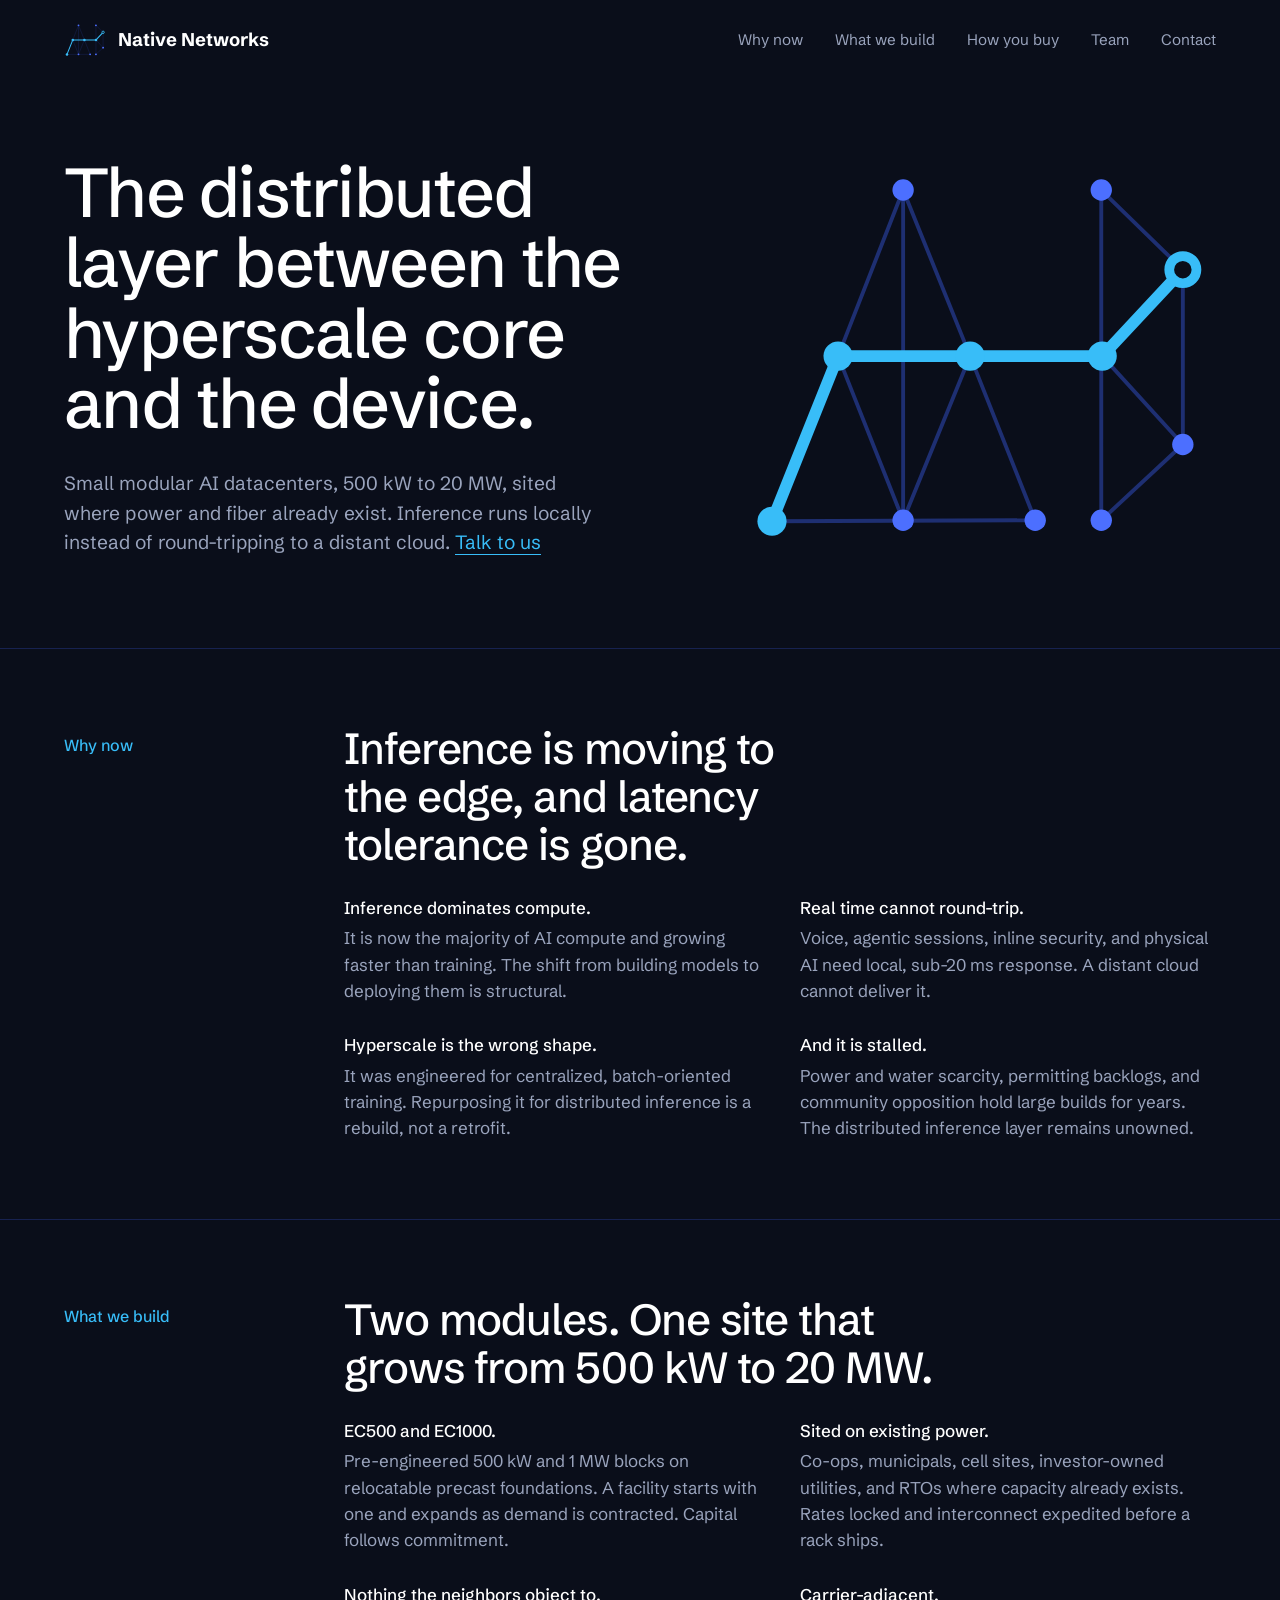
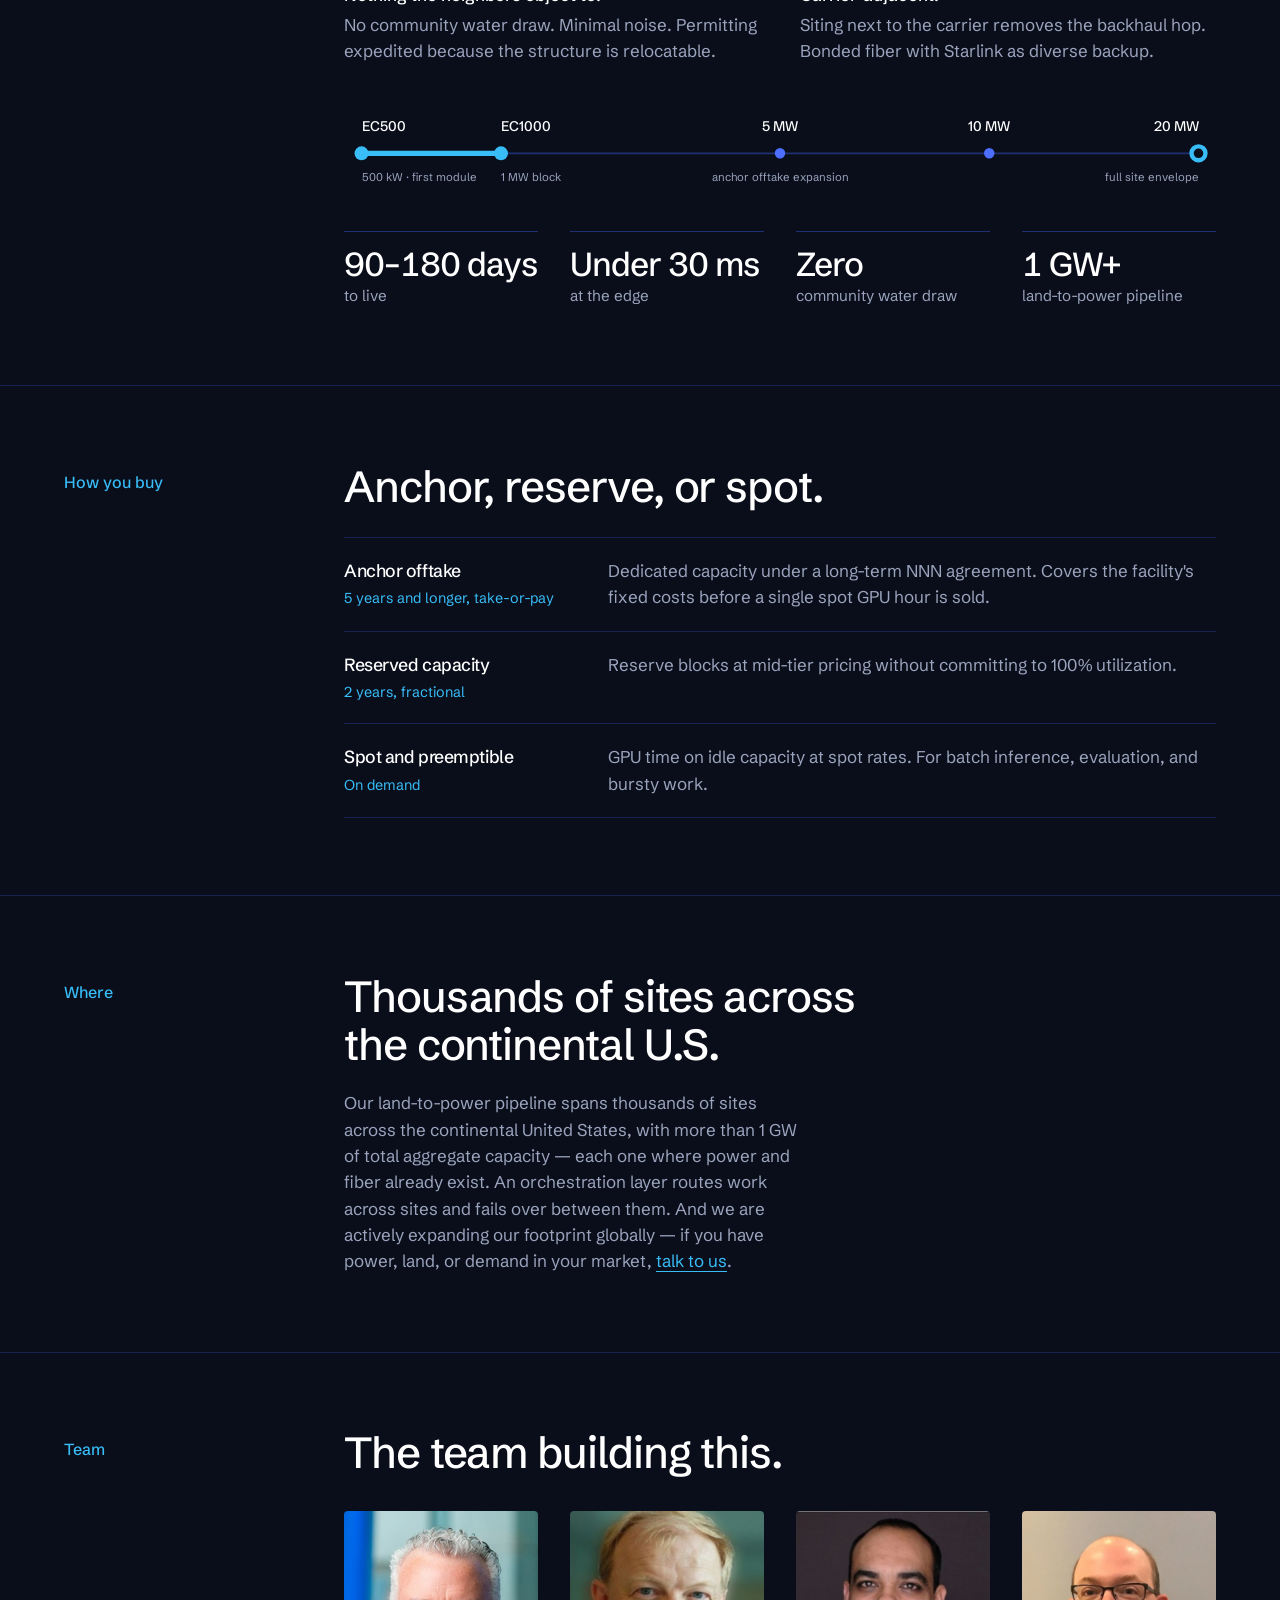
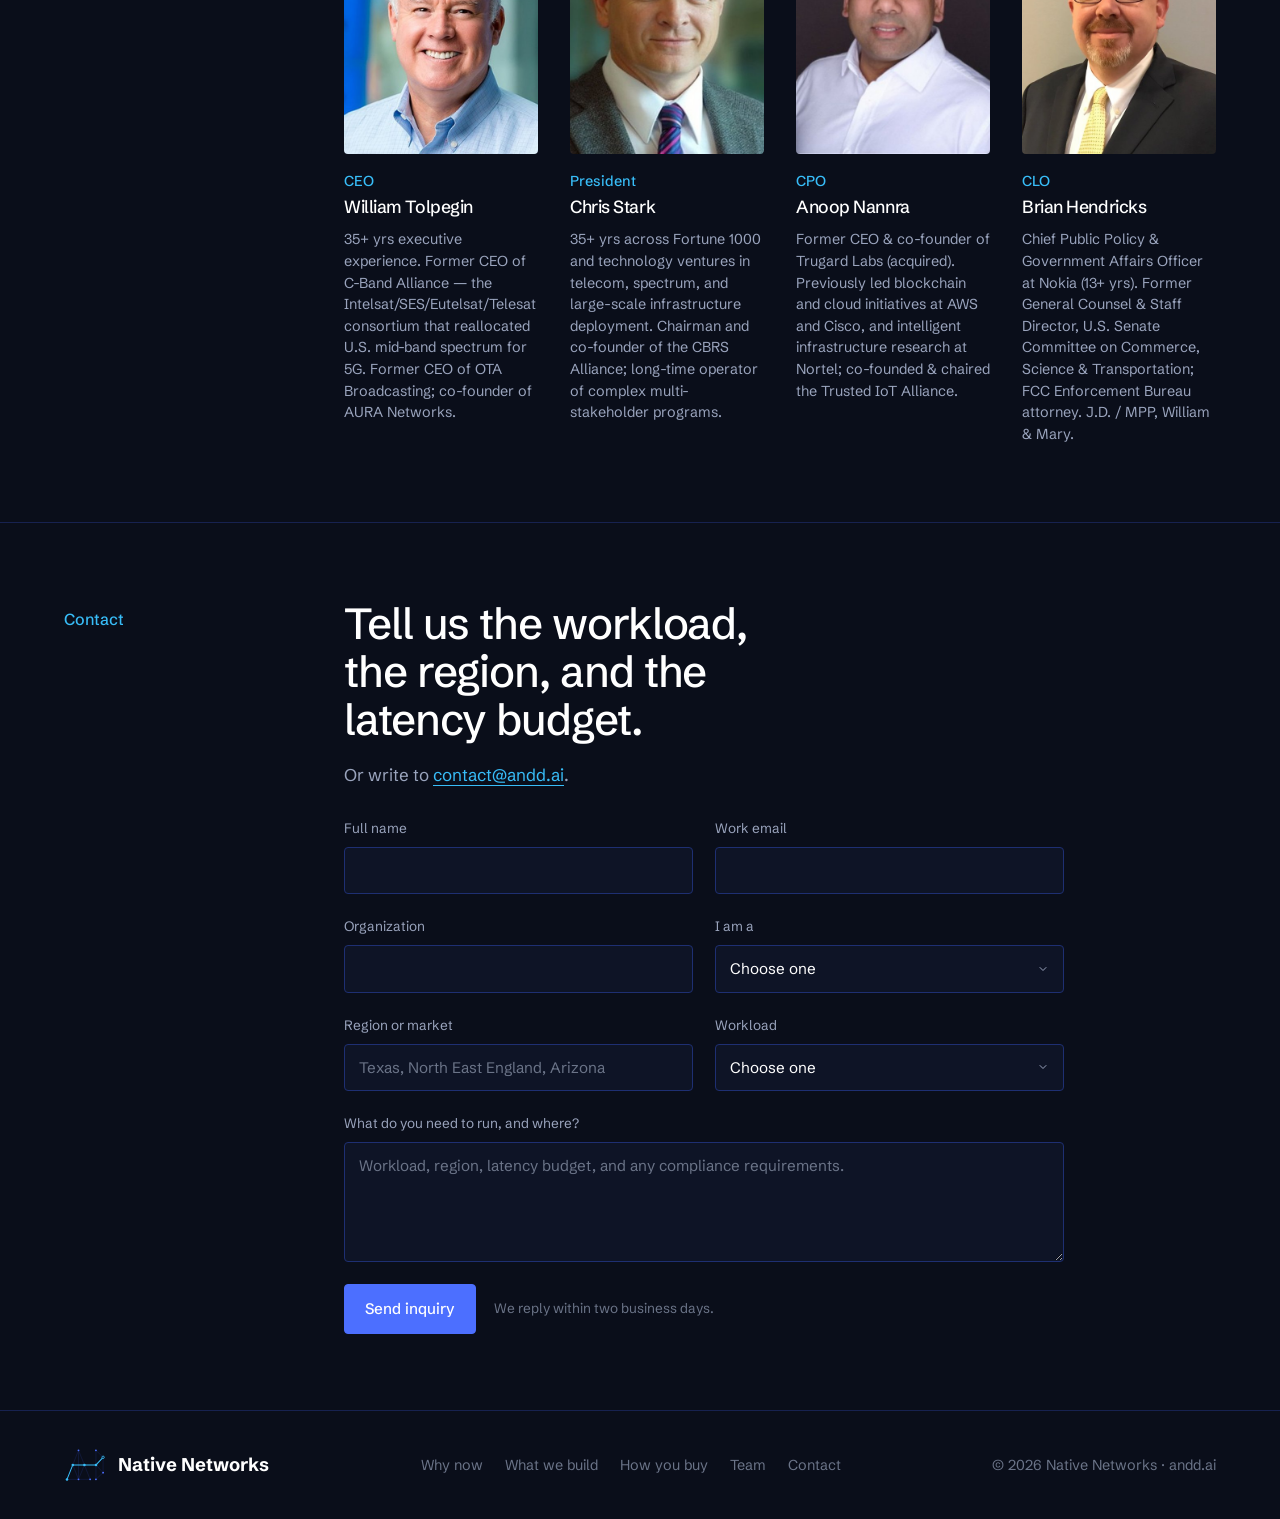
<file: index.html>
<!DOCTYPE html>
<html lang="en">
<head>
<meta charset="UTF-8">
<meta name="viewport" content="width=device-width, initial-scale=1">
<title>Native Networks — Distributed AI Datacenters</title>
<meta name="description" content="Native Networks builds and operates small modular AI datacenters, 500 kW to 20 MW, sited where power and fiber already exist. Inference runs locally instead of round-tripping to a distant cloud.">
<link rel="canonical" href="https://www.andd.ai/">
<meta name="theme-color" content="#0A0E1A">
<link rel="icon" href="/favicon.svg" type="image/svg+xml">
<!-- Open Graph -->
<meta property="og:type" content="website">
<meta property="og:site_name" content="Native Networks">
<meta property="og:url" content="https://www.andd.ai/">
<meta property="og:title" content="Native Networks — Distributed AI Datacenters">
<meta property="og:description" content="Small modular AI datacenters, 500 kW to 20 MW, sited where power and fiber already exist. The distributed layer between the hyperscale core and the device.">
<meta property="og:image" content="https://www.andd.ai/og.png">
<!-- Twitter -->
<meta name="twitter:card" content="summary_large_image">
<meta name="twitter:title" content="Native Networks — Distributed AI Datacenters">
<meta name="twitter:description" content="Small modular AI datacenters, 500 kW to 20 MW, sited where power and fiber already exist.">
<meta name="twitter:image" content="https://www.andd.ai/og.png">
<link rel="preconnect" href="https://fonts.googleapis.com"><link rel="preconnect" href="https://fonts.gstatic.com" crossorigin>
<link href="https://fonts.googleapis.com/css2?family=Schibsted+Grotesk:ital,wght@0,400;0,500;0,600;0,700;1,400&display=swap" rel="stylesheet">

<style>
:root {
  --bg: #0A0E1A; --surface: #0E1426;
  --line: #1E2F72; --line-soft: #172250;
  --indigo: #4C6FFF; --indigo-hi: #6383FF; --sky: #38BDF8; --navy: #1E2F72;
  --ink-0: #FFFFFF; --ink-1: #C8CEE0; --ink-2: #9AA4BD; --ink-3: #6B7488;
  --radius: 4px; --font: 'Schibsted Grotesk', 'Helvetica Neue', Arial, sans-serif;
}
* { box-sizing: border-box; }
html { scroll-behavior: smooth; }
body { margin: 0; background: var(--bg); color: var(--ink-1); font-family: var(--font); font-size: 17px; line-height: 1.55; -webkit-font-smoothing: antialiased; }
a { color: inherit; text-decoration: none; }
h1, h2, h3 { color: var(--ink-0); margin: 0; font-weight: 500; letter-spacing: -0.025em; text-wrap: balance; }
p { margin: 0; }
.wrap { width: min(1240px, calc(100% - 2 * clamp(1.25rem, 5vw, 4rem))); margin-inline: auto; }

.nav .wrap { display: flex; align-items: center; justify-content: space-between; height: 80px; }
.logo { display: inline-flex; align-items: center; gap: 12px; }
.logo .mark { width: 42px; height: 36px; }
.wordmark { font-weight: 700; font-size: 1.15rem; color: var(--ink-0); white-space: nowrap; }
.nav-links { display: flex; gap: 32px; font-size: 0.95rem; color: var(--ink-2); }
.nav-links a:hover { color: var(--ink-0); }

.hero { padding: clamp(2rem, 6vw, 5rem) 0 clamp(3rem, 7vw, 6rem); }
.hero .wrap { display: grid; grid-template-columns: minmax(0, 1fr) minmax(280px, 0.8fr); gap: clamp(2rem, 6vw, 6rem); align-items: center; }
.hero h1 { font-size: clamp(2.6rem, 5.4vw, 4.8rem); line-height: 1.02; max-width: 13ch; }
.hero .dek { margin-top: 30px; font-size: 1.2rem; color: var(--ink-2); max-width: 44ch; }
.hero .dek a { color: var(--sky); border-bottom: 1px solid currentColor; }
.hero-mark { width: 100%; max-width: 540px; margin-inline: auto; }
.hero-mark .mark { width: 100%; height: auto; display: block; }
.hero-mark .signal.draw { stroke-dasharray: 320; stroke-dashoffset: 320; animation: draw 1.4s cubic-bezier(.4,0,.2,1) 0.2s forwards; }
@keyframes draw { to { stroke-dashoffset: 0; } }
@media (prefers-reduced-motion: reduce) { .hero-mark .signal.draw { animation: none; stroke-dashoffset: 0; } }

.rule { border: 0; border-top: 1px solid var(--line-soft); margin: 0; }
.row { display: grid; grid-template-columns: 240px minmax(0, 1fr); gap: 40px; padding: clamp(3rem, 6vw, 5.5rem) 0; }
.row .k { color: var(--sky); font-size: 1rem; font-weight: 500; padding-top: 0.45em; }
.row h2 { font-size: clamp(1.8rem, 3.4vw, 2.9rem); line-height: 1.1; max-width: 22ch; }
.row .body { margin-top: 26px; display: grid; grid-template-columns: repeat(2, minmax(0, 1fr)); gap: 28px 40px; }
.row .body p { color: var(--ink-2); max-width: 46ch; }
.row .body p b { color: var(--ink-0); font-weight: 500; display: block; margin-bottom: 4px; }
.row .body.one { grid-template-columns: minmax(0, 1fr); }

/* Numbers as type, not tiles */
.numbers { display: grid; grid-template-columns: repeat(4, 1fr); gap: 32px; margin-top: 34px; }
.numbers div { border-top: 1px solid var(--line); padding-top: 14px; }
.numbers b { display: block; color: var(--ink-0); font-size: clamp(1.6rem, 2.6vw, 2.2rem); font-weight: 500; letter-spacing: -0.03em; line-height: 1.1; font-variant-numeric: tabular-nums; }
.numbers span { color: var(--ink-2); font-size: 0.95rem; }

/* Scale rail: EC500 -> EC1000 -> 20 MW */
.rail { margin-top: 36px; }
.rail svg { width: 100%; height: auto; display: block; overflow: visible; }
.rail text { font-family: var(--font); fill: var(--ink-2); font-size: 13px; }
.rail text.big { fill: var(--ink-0); font-size: 16px; font-weight: 500; }

.tiers { display: grid; gap: 0; margin-top: 26px; }
.tier { display: grid; grid-template-columns: 240px 1fr; gap: 24px; padding: 20px 0; border-top: 1px solid var(--line-soft); }
.tier:last-child { border-bottom: 1px solid var(--line-soft); }
.tier h3 { font-size: 1.1rem; font-weight: 500; }
.tier .term { color: var(--sky); font-size: 0.9rem; display: block; margin-top: 2px; }
.tier p { color: var(--ink-2); max-width: 60ch; }

.team-grid { display: grid; grid-template-columns: repeat(4, minmax(0, 1fr)); gap: 36px 32px; margin-top: 34px; }
.member img { width: 100%; aspect-ratio: 4 / 5; object-fit: cover; border-radius: var(--radius); display: block; }
.member .role { display: block; color: var(--sky); font-size: 0.9rem; font-weight: 500; margin-top: 16px; }
.member h3 { font-size: 1.1rem; font-weight: 500; margin-top: 2px; }
.member p { color: var(--ink-2); font-size: 0.9rem; line-height: 1.5; margin-top: 8px; }

.contact-wrap { max-width: 720px; }
.contact-wrap .mail { color: var(--sky); border-bottom: 1px solid currentColor; }
.contact-wrap .lead-form { margin-top: 30px; }

footer .wrap { display: flex; justify-content: space-between; align-items: center; gap: 20px; flex-wrap: wrap; padding: 36px 0; color: var(--ink-3); font-size: 0.9rem; }
footer nav { display: flex; gap: 22px; }
footer nav a:hover { color: var(--ink-0); }

.lead-form { display: grid; gap: 22px; }
.lead-form .frow { display: grid; grid-template-columns: 1fr 1fr; gap: 22px; }
.field { display: flex; flex-direction: column; gap: 8px; min-width: 0; }
.field.full { grid-column: 1 / -1; }
.field label { font-size: 0.85rem; color: var(--ink-2); }
.field input, .field select, .field textarea {
  width: 100%; background: var(--surface); border: 1px solid var(--line); border-radius: var(--radius);
  color: var(--ink-0); font: inherit; font-size: 0.95rem; line-height: 1.4; padding: 12px 14px;
  transition: border-color 160ms;
}
.field input::placeholder, .field textarea::placeholder { color: var(--ink-3); }
.field textarea { resize: vertical; min-height: 120px; }
.field input:focus, .field select:focus, .field textarea:focus { outline: none; border-color: var(--sky); }
.field select { appearance: none; -webkit-appearance: none; cursor: pointer; padding-right: 38px;
  background-image: url("data:image/svg+xml,%3Csvg xmlns='http://www.w3.org/2000/svg' width='12' height='12' viewBox='0 0 24 24' fill='none' stroke='%239AA4BD' stroke-width='2' stroke-linecap='round' stroke-linejoin='round'%3E%3Cpath d='M6 9l6 6 6-6'/%3E%3C/svg%3E");
  background-repeat: no-repeat; background-position: right 14px center; }
.lead-form .actions { display: flex; align-items: center; gap: 18px; flex-wrap: wrap; }
.lead-form .privacy { font-size: 0.85rem; color: var(--ink-3); }
.lead-form .hp { position: absolute; left: -9999px; width: 1px; height: 1px; opacity: 0; pointer-events: none; }
.form-sink { display: none; }
.form-success { border: 1px solid var(--line); border-radius: var(--radius); padding: 28px 30px; }
.form-success h3 { margin: 0 0 6px; font-size: 1.3rem; color: var(--ink-0); }
.form-success p { margin: 0; color: var(--ink-2); }
.btn { display: inline-flex; align-items: center; gap: 8px; padding: 12px 20px; border-radius: var(--radius); border: 1px solid var(--line); color: var(--ink-0); font: inherit; font-weight: 500; font-size: 0.95rem; cursor: pointer; background: transparent; transition: border-color 160ms, background 160ms; }
.btn:hover { border-color: var(--sky); }
.btn-primary { background: var(--indigo); border-color: var(--indigo); color: #fff; }
.btn-primary:hover { background: var(--indigo-hi); border-color: var(--indigo-hi); }
:focus-visible { outline: 2px solid var(--sky); outline-offset: 3px; }
@media (max-width: 640px) { .lead-form .frow { grid-template-columns: 1fr; } }
@media (prefers-reduced-motion: reduce) { *, *::before, *::after { animation: none !important; transition: none !important; } }

@media (max-width: 900px) {
  .nav-links { display: none; }
  .hero .wrap { grid-template-columns: 1fr; }
  .hero-mark { max-width: 360px; margin: 0; }
  .row { grid-template-columns: 1fr; gap: 14px; }
  .row .body, .numbers { grid-template-columns: 1fr 1fr; }
  .team-grid { grid-template-columns: 1fr 1fr; }
  .tier { grid-template-columns: 1fr; gap: 6px; }
}
@media (max-width: 560px) { .row .body, .numbers, .team-grid { grid-template-columns: 1fr; } }
</style>

</head>
<body>
<a id="top"></a>
<header class="nav"><div class="wrap">
  <a class="logo" href="#top" aria-label="Native Networks home"><svg class="mark" viewBox="-8 -8 246 206" fill="none" aria-hidden="true">
  <g stroke="#1E2F72" stroke-width="2" stroke-linecap="round">
    <path d="M77 9 L43.5 94.5 M77 9 L111.5 94.5 M77 9 L77 179 M43.5 94.5 L77 179 M111.5 94.5 L77 179 M111.5 94.5 L145 179 M9.5 179.5 L145 179"/>
    <path d="M179 9 L179 179 M179 9 L221 50 M221 50 L221 140 M179.5 94.5 L221 140 M221 140 L179 179"/>
  </g>
  <path class="signal" d="M9.5 179.5 L43.5 94.5 L179.5 94.5 L221 50" stroke="#38BDF8" stroke-width="6" stroke-linecap="round" stroke-linejoin="round"/>
  <g fill="#4C6FFF"><circle cx="77" cy="9" r="5.5"/><circle cx="179" cy="9" r="5.5"/><circle cx="77" cy="179" r="5.5"/><circle cx="145" cy="179" r="5.5"/><circle cx="179" cy="179" r="5.5"/><circle cx="221" cy="140" r="5.5"/></g>
  <g fill="#38BDF8"><circle cx="9.5" cy="179.5" r="7.5"/><circle cx="43.5" cy="94.5" r="7.5"/><circle cx="111.5" cy="94.5" r="7.5"/><circle cx="179.5" cy="94.5" r="7.5"/></g>
  <circle cx="221" cy="50" r="7" fill="#0A0E1A" stroke="#38BDF8" stroke-width="5"/>
</svg><span class="wordmark">Native Networks</span></a>
  <nav class="nav-links"><a href="#why">Why now</a><a href="#build">What we build</a><a href="#buy">How you buy</a><a href="#team">Team</a><a href="#contact">Contact</a></nav>
</div></header>

<section class="hero"><div class="wrap">
  <div>
    <h1>The distributed layer between the hyperscale core and the device.</h1>
    <p class="dek">Small modular AI datacenters, 500 kW to 20 MW, sited where power and fiber already exist. Inference runs locally instead of round-tripping to a distant cloud. <a href="#contact">Talk to us</a></p>
  </div>
  <div class="hero-mark"><svg class="mark" viewBox="-8 -8 246 206" fill="none" aria-hidden="true">
  <g stroke="#1E2F72" stroke-width="2" stroke-linecap="round">
    <path d="M77 9 L43.5 94.5 M77 9 L111.5 94.5 M77 9 L77 179 M43.5 94.5 L77 179 M111.5 94.5 L77 179 M111.5 94.5 L145 179 M9.5 179.5 L145 179"/>
    <path d="M179 9 L179 179 M179 9 L221 50 M221 50 L221 140 M179.5 94.5 L221 140 M221 140 L179 179"/>
  </g>
  <path class="signal" d="M9.5 179.5 L43.5 94.5 L179.5 94.5 L221 50" stroke="#38BDF8" stroke-width="6" stroke-linecap="round" stroke-linejoin="round"/>
  <g fill="#4C6FFF"><circle cx="77" cy="9" r="5.5"/><circle cx="179" cy="9" r="5.5"/><circle cx="77" cy="179" r="5.5"/><circle cx="145" cy="179" r="5.5"/><circle cx="179" cy="179" r="5.5"/><circle cx="221" cy="140" r="5.5"/></g>
  <g fill="#38BDF8"><circle cx="9.5" cy="179.5" r="7.5"/><circle cx="43.5" cy="94.5" r="7.5"/><circle cx="111.5" cy="94.5" r="7.5"/><circle cx="179.5" cy="94.5" r="7.5"/></g>
  <circle cx="221" cy="50" r="7" fill="#0A0E1A" stroke="#38BDF8" stroke-width="5"/>
</svg></div>
</div></section>

<hr class="rule">
<section id="why"><div class="wrap row">
  <div class="k">Why now</div>
  <div>
    <h2>Inference is moving to the edge, and latency tolerance is gone.</h2>
    <div class="body">
      <p><b>Inference dominates compute.</b> It is now the majority of AI compute and growing faster than training. The shift from building models to deploying them is structural.</p>
      <p><b>Real time cannot round-trip.</b> Voice, agentic sessions, inline security, and physical AI need local, sub-20 ms response. A distant cloud cannot deliver it.</p>
      <p><b>Hyperscale is the wrong shape.</b> It was engineered for centralized, batch-oriented training. Repurposing it for distributed inference is a rebuild, not a retrofit.</p>
      <p><b>And it is stalled.</b> Power and water scarcity, permitting backlogs, and community opposition hold large builds for years. The distributed inference layer remains unowned.</p>
    </div>
  </div>
</div></section>

<hr class="rule">
<section id="build"><div class="wrap row">
  <div class="k">What we build</div>
  <div>
    <h2>Two modules. One site that grows from 500 kW to 20 MW.</h2>
    <div class="body">
      <p><b>EC500 and EC1000.</b> Pre-engineered 500 kW and 1 MW blocks on relocatable precast foundations. A facility starts with one and expands as demand is contracted. Capital follows commitment.</p>
      <p><b>Sited on existing power.</b> Co-ops, municipals, cell sites, investor-owned utilities, and RTOs where capacity already exists. Rates locked and interconnect expedited before a rack ships.</p>
      <p><b>Nothing the neighbors object to.</b> No community water draw. Minimal noise. Permitting expedited because the structure is relocatable.</p>
      <p><b>Carrier-adjacent.</b> Siting next to the carrier removes the backhaul hop. Bonded fiber with Starlink as diverse backup.</p>
    </div>
    <div class="rail" aria-label="Site scale from EC500 to a 20 MW facility">
      <svg viewBox="0 0 1000 110">
        <line x1="20" y1="60" x2="980" y2="60" stroke="#1E2F72" stroke-width="2"/>
        <line x1="20" y1="60" x2="180" y2="60" stroke="#38BDF8" stroke-width="6" stroke-linecap="round"/>
        <circle cx="20" cy="60" r="8" fill="#38BDF8"/><circle cx="180" cy="60" r="8" fill="#38BDF8"/>
        <circle cx="500" cy="60" r="6" fill="#4C6FFF"/><circle cx="740" cy="60" r="6" fill="#4C6FFF"/>
        <circle cx="980" cy="60" r="8" fill="#0A0E1A" stroke="#38BDF8" stroke-width="5"/>
        <text x="20" y="34" class="big">EC500</text><text x="20" y="92">500 kW · first module</text>
        <text x="180" y="34" class="big">EC1000</text><text x="180" y="92">1 MW block</text>
        <text x="500" y="34" text-anchor="middle" class="big">5 MW</text><text x="500" y="92" text-anchor="middle">anchor offtake expansion</text>
        <text x="740" y="34" text-anchor="middle" class="big">10 MW</text>
        <text x="980" y="34" text-anchor="end" class="big">20 MW</text><text x="980" y="92" text-anchor="end">full site envelope</text>
      </svg>
    </div>
    <div class="numbers">
      <div><b>90–180 days</b><span>to live</span></div>
      <div><b>Under 30 ms</b><span>at the edge</span></div>
      <div><b>Zero</b><span>community water draw</span></div>
      <div><b>1 GW+</b><span>land-to-power pipeline</span></div>
    </div>
  </div>
</div></section>

<hr class="rule">
<section id="buy"><div class="wrap row">
  <div class="k">How you buy</div>
  <div>
    <h2>Anchor, reserve, or spot.</h2>
    <div class="tiers">
      <div class="tier"><div><h3>Anchor offtake</h3><span class="term">5 years and longer, take-or-pay</span></div><p>Dedicated capacity under a long-term NNN agreement. Covers the facility's fixed costs before a single spot GPU hour is sold.</p></div>
      <div class="tier"><div><h3>Reserved capacity</h3><span class="term">2 years, fractional</span></div><p>Reserve blocks at mid-tier pricing without committing to 100% utilization.</p></div>
      <div class="tier"><div><h3>Spot and preemptible</h3><span class="term">On demand</span></div><p>GPU time on idle capacity at spot rates. For batch inference, evaluation, and bursty work.</p></div>
    </div>
  </div>
</div></section>

<hr class="rule">
<section id="where"><div class="wrap row">
  <div class="k">Where</div>
  <div>
    <h2>Thousands of sites across the continental U.S.</h2>
    <div class="body one" style="margin-top:22px"><p>Our land-to-power pipeline spans thousands of sites across the continental United States, with more than 1 GW of total aggregate capacity — each one where power and fiber already exist. An orchestration layer routes work across sites and fails over between them. And we are actively expanding our footprint globally — if you have power, land, or demand in your market, <a href="#contact" style="color:var(--sky);border-bottom:1px solid currentColor">talk to us</a>.</p></div>
  </div>
</div></section>

<hr class="rule">
<section id="team"><div class="wrap row">
  <div class="k">Team</div>
  <div>
    <h2>The team building this.</h2>
    <div class="team-grid">
      <article class="member">
        <img src="images/team/william-tolpegin.jpg" alt="William Tolpegin" loading="lazy">
        <span class="role">CEO</span>
        <h3>William Tolpegin</h3>
        <p>35+ yrs executive experience. Former CEO of C-Band Alliance — the Intelsat/SES/Eutelsat/Telesat consortium that reallocated U.S. mid-band spectrum for 5G. Former CEO of OTA Broadcasting; co-founder of AURA Networks.</p>
      </article>
      <article class="member">
        <img src="images/team/chris-stark.jpg" alt="Chris Stark" loading="lazy">
        <span class="role">President</span>
        <h3>Chris Stark</h3>
        <p>35+ yrs across Fortune 1000 and technology ventures in telecom, spectrum, and large-scale infrastructure deployment. Chairman and co-founder of the CBRS Alliance; long-time operator of complex multi-stakeholder programs.</p>
      </article>
      <article class="member">
        <img src="images/team/anoop-nannra.jpg" alt="Anoop Nannra" loading="lazy">
        <span class="role">CPO</span>
        <h3>Anoop Nannra</h3>
        <p>Former CEO &amp; co-founder of Trugard Labs (acquired). Previously led blockchain and cloud initiatives at AWS and Cisco, and intelligent infrastructure research at Nortel; co-founded &amp; chaired the Trusted IoT Alliance.</p>
      </article>
      <article class="member">
        <img src="images/team/brian-hendricks.jpg" alt="Brian Hendricks" loading="lazy">
        <span class="role">CLO</span>
        <h3>Brian Hendricks</h3>
        <p>Chief Public Policy &amp; Government Affairs Officer at Nokia (13+ yrs). Former General Counsel &amp; Staff Director, U.S. Senate Committee on Commerce, Science &amp; Transportation; FCC Enforcement Bureau attorney. J.D. / MPP, William &amp; Mary.</p>
      </article>
    </div>
  </div>
</div></section>

<hr class="rule">
<section id="contact"><div class="wrap row">
  <div class="k">Contact</div>
  <div class="contact-wrap">
    <h2>Tell us the workload, the region, and the latency budget.</h2>
    <p style="margin-top:18px;color:var(--ink-2)">Or write to <a class="mail" href="mailto:contact@andd.ai">contact@andd.ai</a>.</p>
    
<form id="lead-form" class="lead-form" action="https://docs.google.com/forms/d/e/1FAIpQLSfHtd4u5kRASwOWJgg4-gr2M3eRRhZLNxL5clJcXSxOrmuCtw/formResponse" method="POST" target="nn-form-sink" novalidate>
  <div class="frow">
    <div class="field"><label for="lf-name">Full name</label><input id="lf-name" name="entry.761505288" type="text" autocomplete="name" required></div>
    <div class="field"><label for="lf-email">Work email</label><input id="lf-email" name="entry.906364280" type="email" autocomplete="email" required></div>
  </div>
  <div class="frow">
    <div class="field"><label for="lf-org">Organization</label><input id="lf-org" name="entry.528269525" type="text" autocomplete="organization"></div>
    <div class="field"><label for="lf-audience">I am a</label>
      <select id="lf-audience" name="entry.445405568" required>
        <option value="" selected disabled>Choose one</option>
        <option>Customer</option><option>Partner</option><option>Developer</option><option>Investor</option>
      </select></div>
  </div>
  <div class="frow">
    <div class="field"><label for="lf-region">Region or market</label><input id="lf-region" name="entry.936819366" type="text" placeholder="Texas, North East England, Arizona"></div>
    <div class="field"><label for="lf-workload">Workload</label>
      <select id="lf-workload" name="entry.496908603">
        <option value="" selected disabled>Choose one</option>
        <option>AI inference</option><option>Public safety</option><option>Mobility &amp; V2X</option><option>Power &amp; Utilities</option><option>Healthcare</option><option>DePIN / validators</option><option>Smart city</option><option>Other</option>
      </select></div>
  </div>
  <div class="field full"><label for="lf-message">What do you need to run, and where?</label><textarea id="lf-message" name="entry.1983684791" required placeholder="Workload, region, latency budget, and any compliance requirements."></textarea></div>
  <input type="hidden" name="emailAddress" value=""><input type="hidden" name="fvv" value="1"><input type="hidden" name="pageHistory" value="0">
  <input class="hp" type="text" name="_gotcha" tabindex="-1" autocomplete="off" aria-hidden="true">
  <div class="actions"><button type="submit" class="btn btn-primary">Send inquiry</button><span class="privacy">We reply within two business days.</span></div>
</form>
<div id="form-success" class="form-success" role="status" aria-live="polite">
  <h3>Inquiry sent</h3>
  <p>We'll review the workload and region and reply within two business days at the address you gave.</p>
</div>
<iframe name="nn-form-sink" class="form-sink" title="form submission target"></iframe>

  </div>
</div></section>

<hr class="rule">
<footer><div class="wrap">
  <a class="logo" href="#top" aria-label="Native Networks home"><svg class="mark" viewBox="-8 -8 246 206" fill="none" aria-hidden="true">
  <g stroke="#1E2F72" stroke-width="2" stroke-linecap="round">
    <path d="M77 9 L43.5 94.5 M77 9 L111.5 94.5 M77 9 L77 179 M43.5 94.5 L77 179 M111.5 94.5 L77 179 M111.5 94.5 L145 179 M9.5 179.5 L145 179"/>
    <path d="M179 9 L179 179 M179 9 L221 50 M221 50 L221 140 M179.5 94.5 L221 140 M221 140 L179 179"/>
  </g>
  <path class="signal" d="M9.5 179.5 L43.5 94.5 L179.5 94.5 L221 50" stroke="#38BDF8" stroke-width="6" stroke-linecap="round" stroke-linejoin="round"/>
  <g fill="#4C6FFF"><circle cx="77" cy="9" r="5.5"/><circle cx="179" cy="9" r="5.5"/><circle cx="77" cy="179" r="5.5"/><circle cx="145" cy="179" r="5.5"/><circle cx="179" cy="179" r="5.5"/><circle cx="221" cy="140" r="5.5"/></g>
  <g fill="#38BDF8"><circle cx="9.5" cy="179.5" r="7.5"/><circle cx="43.5" cy="94.5" r="7.5"/><circle cx="111.5" cy="94.5" r="7.5"/><circle cx="179.5" cy="94.5" r="7.5"/></g>
  <circle cx="221" cy="50" r="7" fill="#0A0E1A" stroke="#38BDF8" stroke-width="5"/>
</svg><span class="wordmark">Native Networks</span></a>
  <nav><a href="#why">Why now</a><a href="#build">What we build</a><a href="#buy">How you buy</a><a href="#team">Team</a><a href="#contact">Contact</a></nav>
  <span>© 2026 Native Networks · andd.ai</span>
</div></footer>
<script>
(function(){
  const form = document.getElementById('lead-form');
  const success = document.getElementById('form-success');
  if (!form || !success) return;
  form.addEventListener('submit', function(e){
    const hp = form.querySelector('.hp');
    if (hp && hp.value) { e.preventDefault(); return; }
    if (!form.checkValidity()) { e.preventDefault(); form.reportValidity(); return; }
    const emailField = document.getElementById('lf-email');
    const emailAddr = form.querySelector('input[name="emailAddress"]');
    if (emailField && emailAddr) emailAddr.value = emailField.value;
    setTimeout(function(){
      form.hidden = true;
      success.hidden = false;
      success.scrollIntoView({ behavior: 'smooth', block: 'center' });
    }, 120);
  });
})();
document.getElementById('form-success').hidden = true;
(function(){ const p = document.querySelector('.hero-mark .signal'); if (!p) return; if (matchMedia('(prefers-reduced-motion: reduce)').matches) return; p.classList.add('draw'); })();</script>

</body>
</html>
</file>
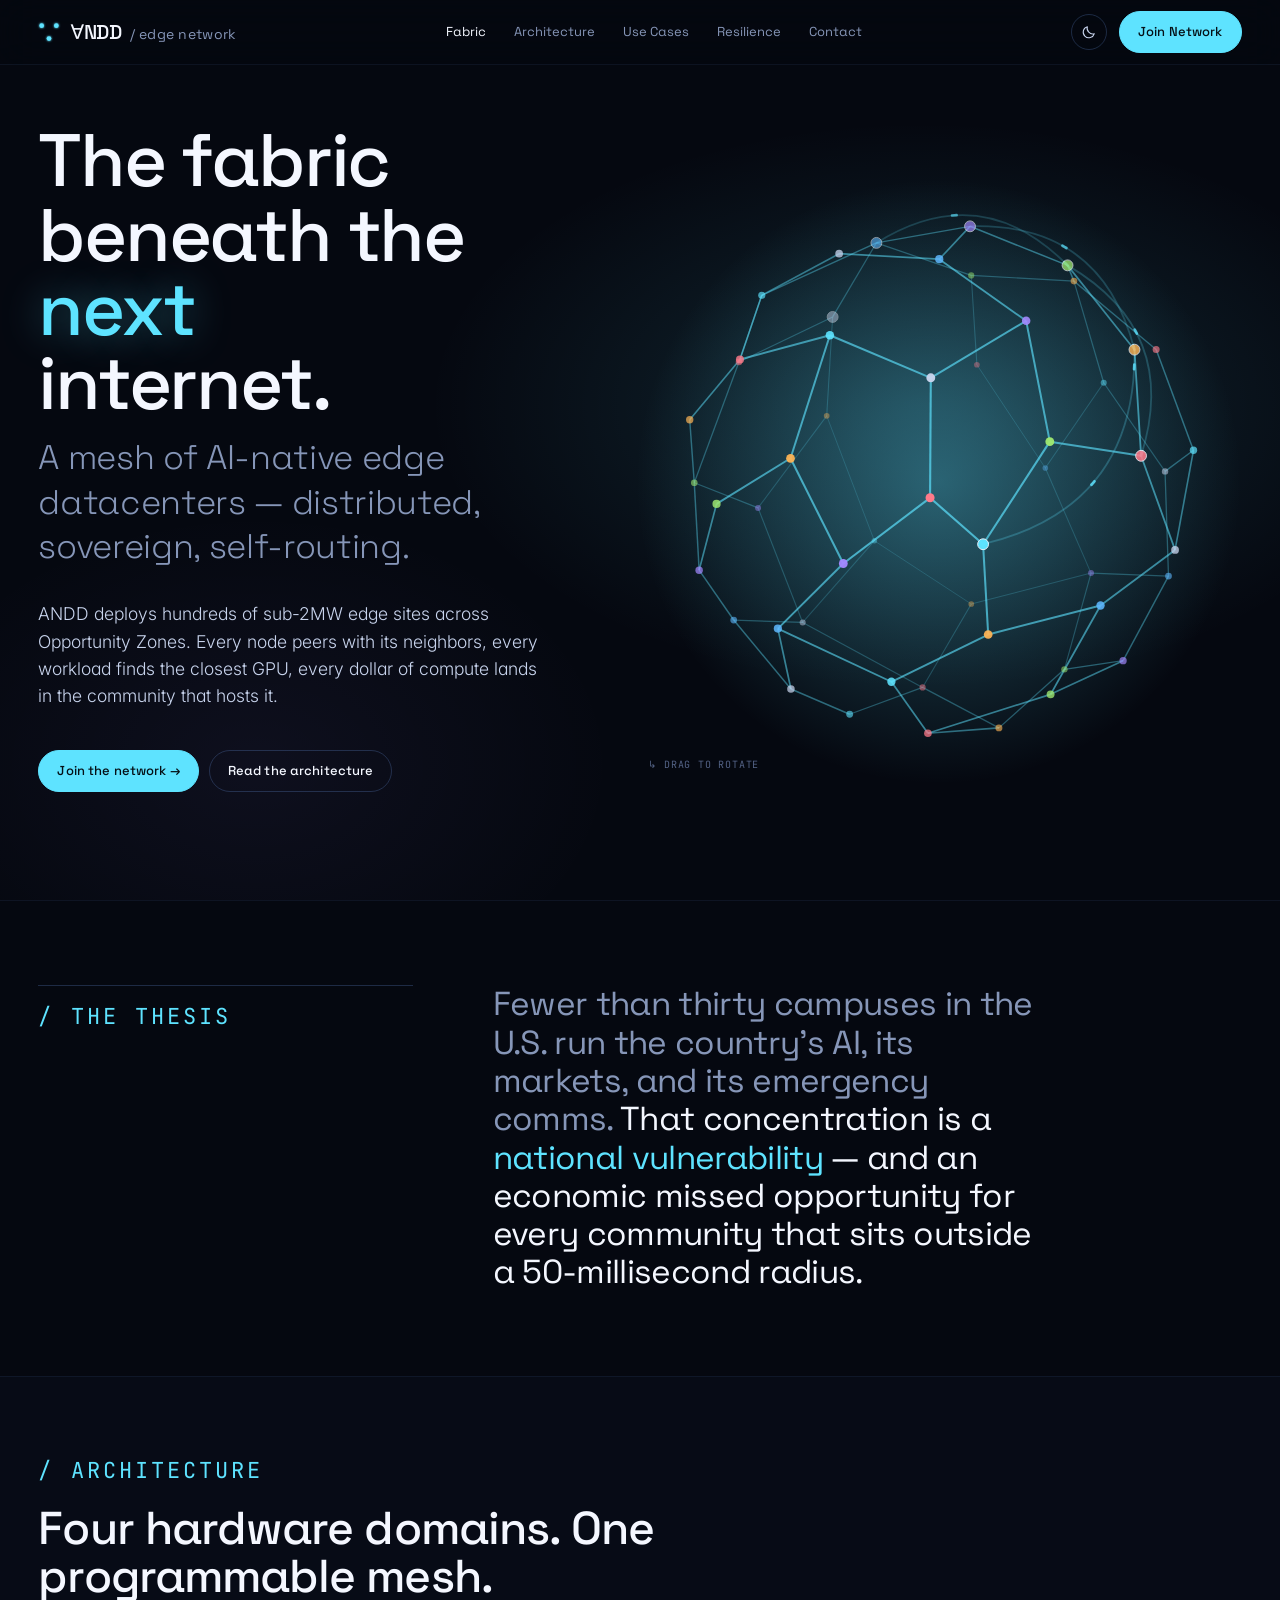
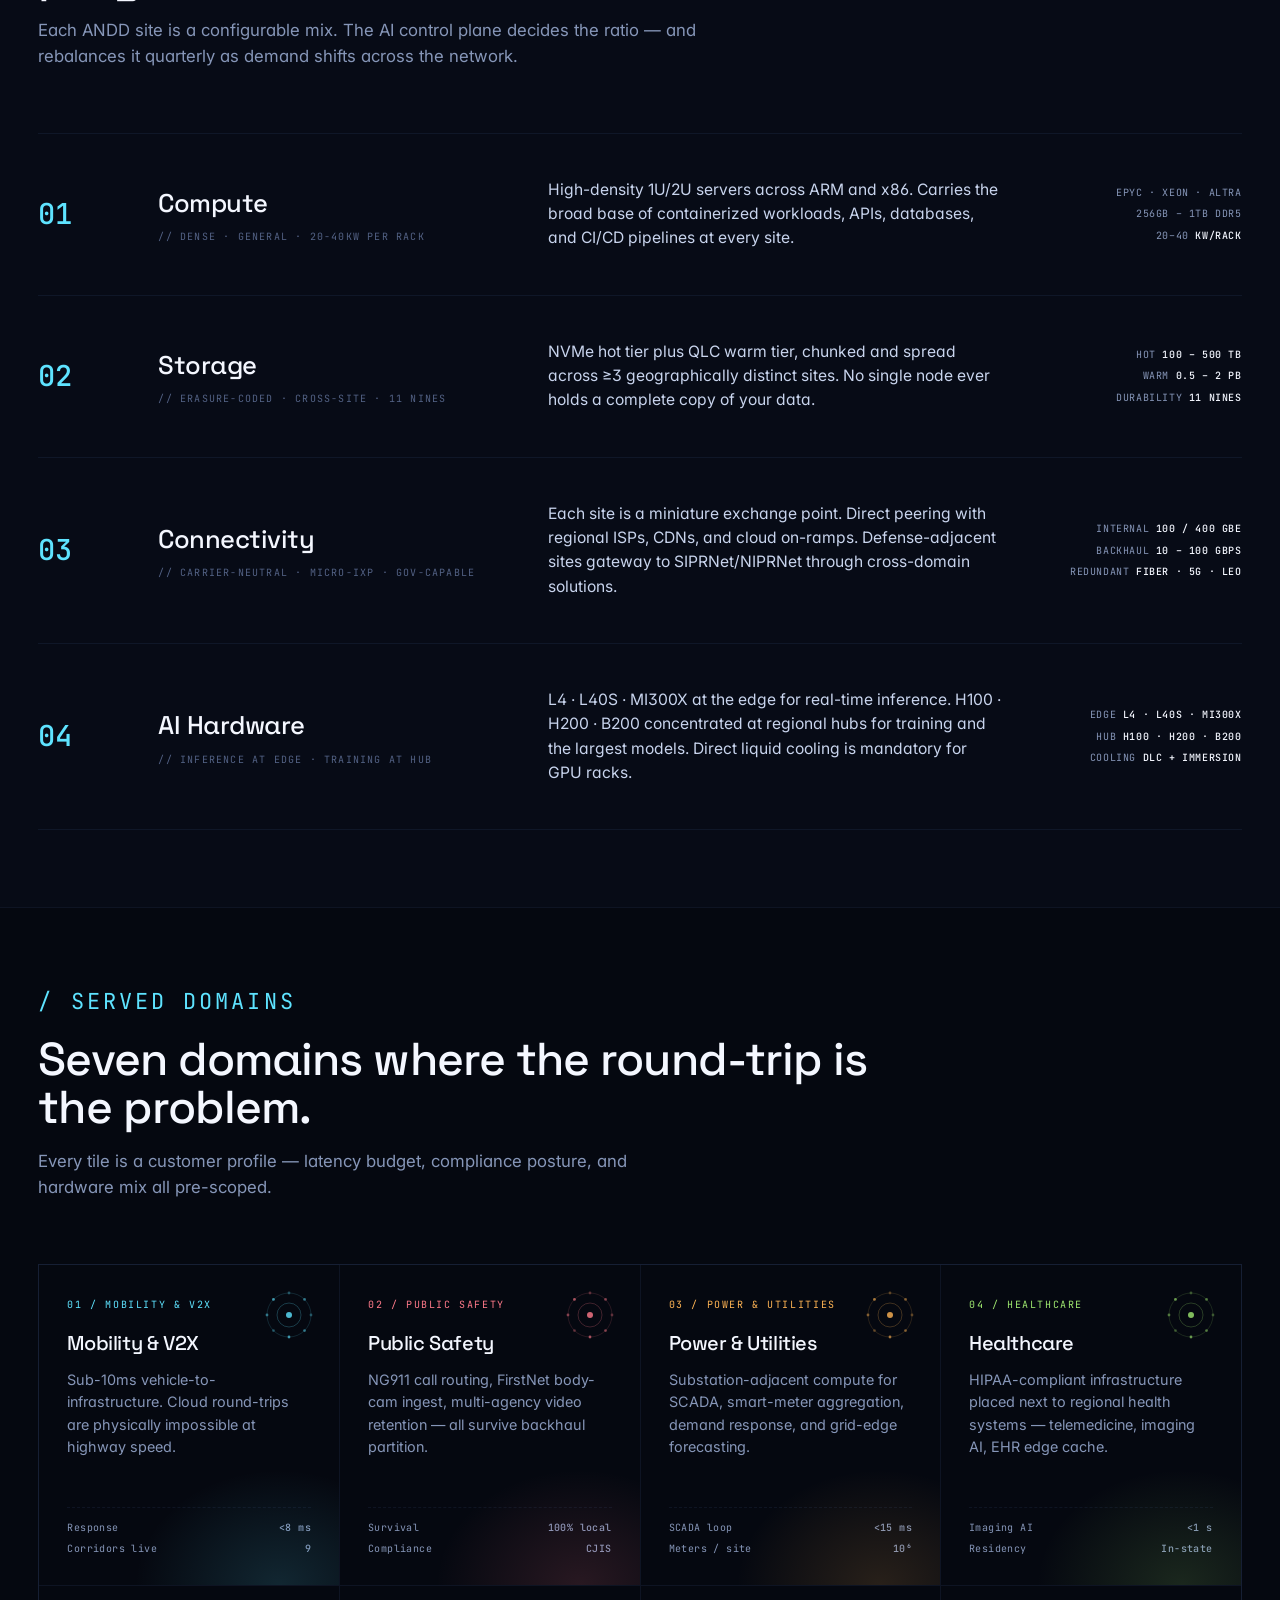
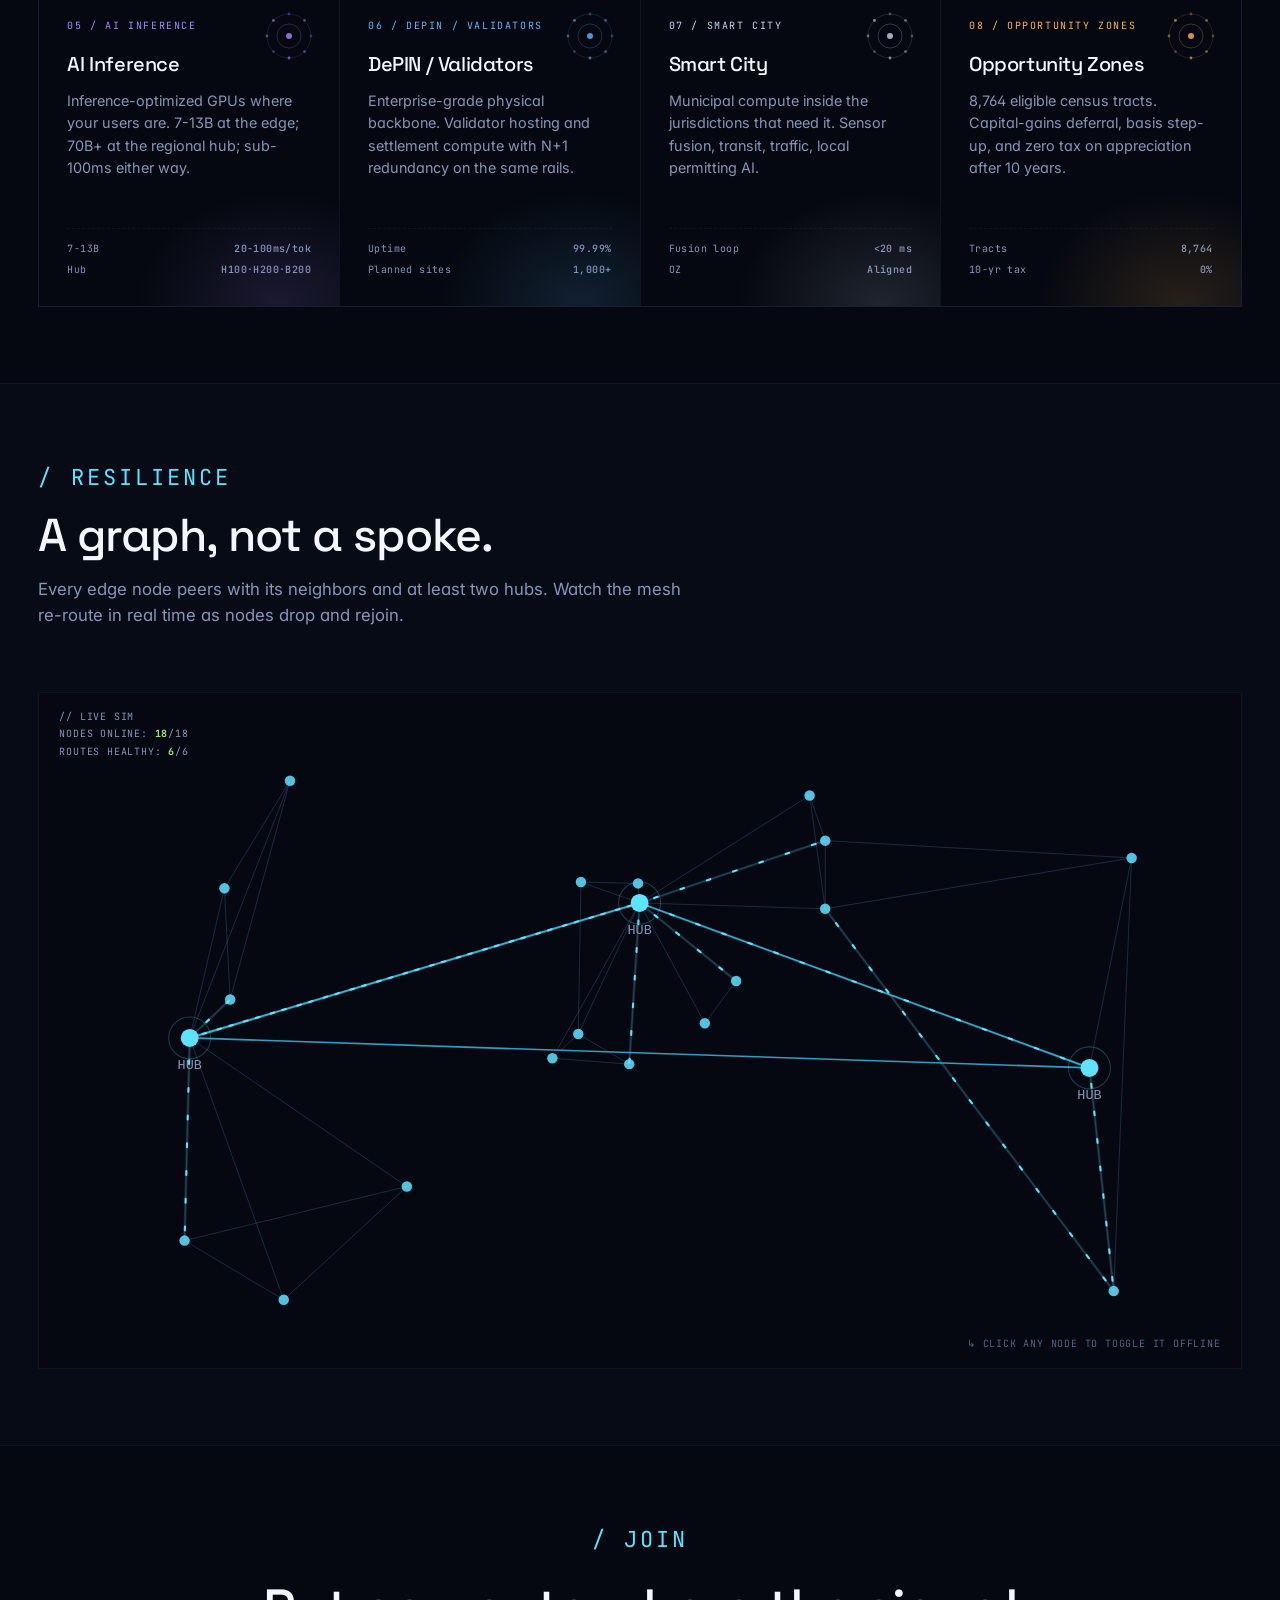
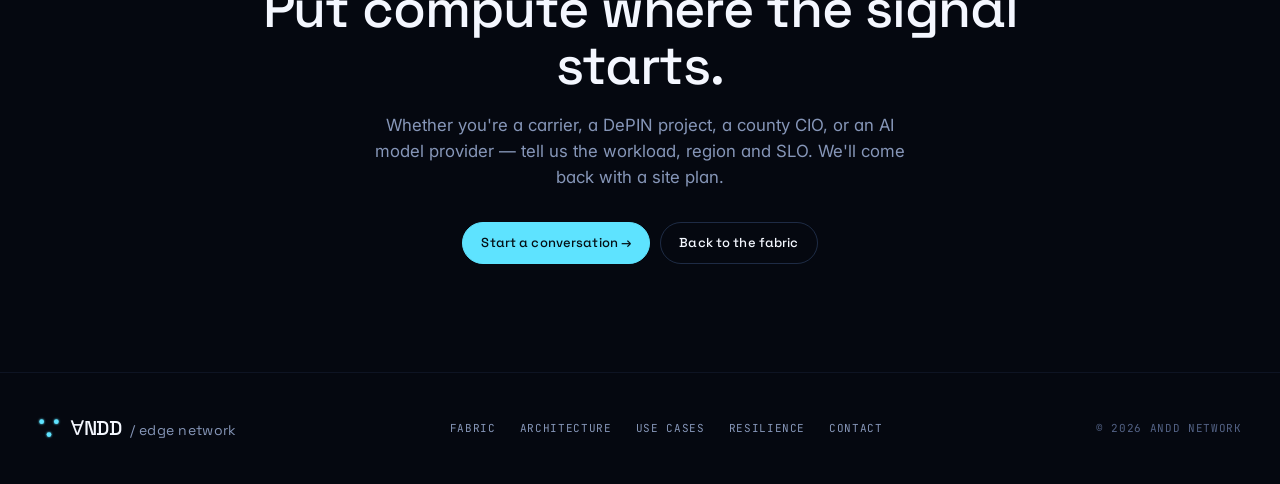
<file: _repo_bundle/fabric.html>
<!DOCTYPE html>
<html lang="en">
<head>
<meta charset="UTF-8">
<meta name="viewport" content="width=device-width, initial-scale=1">
<title>ANDD — Fabric</title>
<script>
  // Set theme BEFORE paint to avoid a flash. Default = dark.
  (function(){
    try {
      const saved = localStorage.getItem('andd-theme');
      if (saved === 'light') document.documentElement.setAttribute('data-theme', 'light');
    } catch(e){}
  })();
</script>
<link rel="preconnect" href="https://fonts.googleapis.com">
<link rel="preconnect" href="https://fonts.gstatic.com" crossorigin>
<link href="https://fonts.googleapis.com/css2?family=Space+Grotesk:wght@300;400;500;600&family=Inter:wght@300;400;500;600&family=JetBrains+Mono:wght@400;500&display=swap" rel="stylesheet">
<link rel="stylesheet" href="shared/system.css?v=4">
<style>
  /* Inline light-theme fallback to guarantee it wins over any cached CSS */
  html[data-theme="light"] {
    --bg: #f5f2ea; --bg-1: #eae6db; --bg-2: #ddd6c4;
    --surface: #ffffff; --surface-hi: #f0ece1;
    --line: rgba(20,40,80,0.10); --line-hi: rgba(20,40,80,0.22); --line-hot: rgba(10,100,160,0.45);
    --ink-0: #0a1224; --ink-1: #22304a; --ink-2: #55637d; --ink-3: #8691a8;
    --cyan: #0f7a9a; --cyan-dim: #0a5570;
    --amber: #c27020; --amber-dim: #8d4a0f;
    --violet: #6041c7; --lime: #3d7a2c; --rose: #c43a55;
    --glow-cyan: rgba(15,122,154,0.18);
  }
</style>
<style>
  /* Direction B — Fabric: abstract 3D mesh sphere. More editorial & typographic. */

  :root { --bg: #050810; --bg-1: #070b16; }
  [data-theme="light"] { --bg: #f5f2ea; --bg-1: #eae6db; }

  /* NAV */
  .nav { position: fixed; top: 0; left: 0; right: 0; z-index: 100; backdrop-filter: blur(18px); background: rgba(5, 8, 16, 0.55); border-bottom: 1px solid var(--line); }
  [data-theme="light"] .nav { background: rgba(245, 242, 234, 0.75); }
  .nav-row { display: flex; align-items: center; justify-content: space-between; height: 64px; }
  .nav-mid { display: flex; gap: 28px; }
  .nav-mid a { font-family: var(--font-display); font-size: 13px; color: var(--ink-2); transition: color 160ms; }
  .nav-mid a:hover, .nav-mid a.on { color: var(--ink-0); }

  /* HERO: left headline, right rotatable 3D mesh */
  .hero { min-height: 100vh; padding-top: 64px; position: relative; overflow: hidden; display: grid; grid-template-rows: 1fr auto; }
  .hero-bg {
    position: absolute; inset: 0; pointer-events: none;
    background:
      radial-gradient(ellipse 55% 45% at 72% 45%, rgba(94, 227, 255, 0.14), transparent 70%),
      radial-gradient(ellipse 40% 40% at 20% 85%, rgba(163, 136, 255, 0.06), transparent 70%);
  }
  [data-theme="light"] .hero-bg {
    background:
      radial-gradient(ellipse 55% 45% at 72% 45%, rgba(15, 122, 154, 0.10), transparent 70%),
      radial-gradient(ellipse 40% 40% at 20% 85%, rgba(96, 65, 199, 0.05), transparent 70%);
  }
  .hero-inner { position: relative; max-width: 1600px; margin: 0 auto; width: 100%; padding: 0 clamp(1.25rem, 3vw, 3rem); display: grid; grid-template-columns: minmax(440px, 1fr) minmax(500px, 1.1fr); gap: 48px; align-items: center; }
  .hero-left { padding: clamp(3rem, 6vh, 6rem) 0; }
  .hero-left .pre { display: flex; align-items: center; gap: 12px; margin-bottom: 36px; }
  .hero-left .pre .dot { width: 8px; height: 8px; background: var(--lime); border-radius: 50%; box-shadow: 0 0 12px var(--lime); }
  .hero-left .pre .tx { font-family: var(--font-mono); font-size: 11px; color: var(--ink-2); letter-spacing: 0.16em; text-transform: uppercase; }
  .hero-left h1 { font-size: clamp(2.8rem, 5.8vw, 5.4rem); line-height: 1; letter-spacing: -0.03em; margin-bottom: 32px; }
  .hero-left h1 .glow { color: var(--cyan); text-shadow: 0 0 40px var(--glow-cyan); }
  .hero-left h1 .sub { display: block; color: var(--ink-2); font-weight: 300; letter-spacing: -0.01em; margin-top: 14px; font-size: 0.46em; line-height: 1.3; max-width: 22ch; }
  .hero-left .dek { font-size: 1.1rem; color: var(--ink-1); max-width: 46ch; margin-bottom: 40px; font-weight: 300; }
  .hero-left .hero-cta { display: flex; gap: 10px; margin-bottom: 48px; }

  .hero-right { position: relative; aspect-ratio: 1/1; max-height: 82vh; display: flex; align-items: center; justify-content: center; }
  .mesh-stage { width: 100%; height: 100%; position: relative; cursor: grab; }
  .mesh-stage:active { cursor: grabbing; }
  .mesh-stage svg { width: 100%; height: 100%; overflow: visible; }
  .mesh-stage svg .nucleus-near, .mesh-stage svg .nucleus-far { stop-color: var(--cyan); }
  .mesh-hint { position: absolute; bottom: 12px; left: 12px; font-family: var(--font-mono); font-size: 10px; letter-spacing: 0.08em; color: var(--ink-3); text-transform: uppercase; }

  /* Below-the-fold bar with quick stats */
  .hero-bar {
    position: relative; max-width: 1600px; margin: 0 auto; width: 100%;
    padding: 0 clamp(1.25rem, 3vw, 3rem);
  }
  .hero-bar .inner {
    display: grid; grid-template-columns: repeat(6, 1fr); gap: 1px;
    background: var(--line);
    border-top: 1px solid var(--line); border-bottom: 1px solid var(--line);
  }
  .hero-bar .s { background: var(--bg); padding: 22px 20px; }
  .hero-bar .k { font-family: var(--font-mono); font-size: 10px; color: var(--ink-3); letter-spacing: 0.12em; text-transform: uppercase; margin-bottom: 6px; }
  .hero-bar .v { font-family: var(--font-display); font-size: 1.4rem; color: var(--ink-0); letter-spacing: -0.02em; }
  .hero-bar .v .u { font-size: 0.55em; color: var(--ink-2); margin-left: 4px; }

  /* MANIFESTO band */
  .manifesto { padding: calc(var(--pad-section) * 1.1) 0; border-top: 1px solid var(--line); }
  .manifesto-grid { display: grid; grid-template-columns: 1fr 2fr; gap: 80px; align-items: start; }
  .manifesto .lbl { font-family: var(--font-mono); font-size: 22px; color: var(--cyan); letter-spacing: 0.14em; text-transform: uppercase; padding-top: 14px; border-top: 1px solid var(--line-hi); }
  .manifesto blockquote { font-family: var(--font-display); font-size: clamp(1.6rem, 2.6vw, 2.6rem); line-height: 1.15; color: var(--ink-0); font-weight: 400; letter-spacing: -0.02em; max-width: 26ch; }
  .manifesto blockquote .dim { color: var(--ink-2); }
  .manifesto blockquote .hl { color: var(--cyan); }

  /* LAYERS — vertical stack, full bleed */
  .layers { padding: var(--pad-section) 0; border-top: 1px solid var(--line); background: var(--bg-1); }
  .sec-head { max-width: 880px; margin-bottom: 64px; }
  .sec-head .eyebrow { margin-bottom: 16px; display: inline-block; font-size: 22px; letter-spacing: 0.14em; }
  .sec-head h2 { margin-bottom: 16px; }
  .sec-head p { color: var(--ink-2); font-size: 1.05rem; max-width: 60ch; }

  .layer-rows { border-top: 1px solid var(--line); }
  .layer-row {
    display: grid; grid-template-columns: 80px 1fr 1.3fr 200px;
    gap: 40px; align-items: center;
    padding: 44px 0;
    border-bottom: 1px solid var(--line);
    transition: background 240ms;
  }
  .layer-row:hover { background: color-mix(in srgb, var(--cyan) 4%, transparent); }
  .layer-row .idx { font-family: var(--font-mono); font-size: 1.8rem; color: var(--cyan); letter-spacing: -0.02em; font-weight: 500; }
  .layer-row .ttl h3 { font-size: 1.6rem; margin-bottom: 6px; }
  .layer-row .ttl .k { font-family: var(--font-mono); font-size: 10px; color: var(--ink-3); letter-spacing: 0.12em; text-transform: uppercase; }
  .layer-row .desc { color: var(--ink-1); font-size: 0.98rem; max-width: 52ch; }
  .layer-row .specs { display: flex; flex-direction: column; gap: 6px; font-family: var(--font-mono); font-size: 10px; color: var(--ink-2); letter-spacing: 0.06em; text-transform: uppercase; text-align: right; }
  .layer-row .specs b { color: var(--ink-0); font-weight: 500; }

  /* USES — grid of industry tiles with glowing mini-vis */
  .uses { padding: var(--pad-section) 0; border-top: 1px solid var(--line); }
  .use-grid { display: grid; grid-template-columns: repeat(4, 1fr); gap: 1px; background: var(--line); border: 1px solid var(--line); }
  .use-tile {
    position: relative; background: var(--bg); padding: 32px 28px 28px; min-height: 320px; display: flex; flex-direction: column;
    overflow: hidden; transition: background 240ms; cursor: default;
  }
  .use-tile::before { content:''; position: absolute; inset: 0; background: radial-gradient(ellipse 80% 60% at 80% 100%, currentColor 0%, transparent 60%); opacity: 0.14; pointer-events: none; transition: opacity 240ms; }
  .use-tile:hover::before { opacity: 0.28; }
  .use-tile .idx { font-family: var(--font-mono); font-size: 10px; color: currentColor; letter-spacing: 0.16em; margin-bottom: 16px; }
  [data-theme="light"] .use-tile .idx { color: var(--ink-1); }
  [data-theme="light"] .use-tile .facts { color: var(--ink-1); border-top-color: var(--line-hi); }
  [data-theme="light"] .use-tile .facts .f b { color: var(--ink-0); }
  [data-theme="light"] .use-tile::before { opacity: 0.08; }
  [data-theme="light"] .use-tile:hover::before { opacity: 0.18; }
  .use-tile h3 { color: var(--ink-0); font-size: 1.25rem; margin-bottom: 10px; }
  .use-tile .desc { color: var(--ink-2); font-size: 0.9rem; flex: 1; margin-bottom: 16px; }
  .use-tile .facts { display: flex; flex-direction: column; gap: 6px; font-family: var(--font-mono); font-size: 10px; color: var(--ink-2); letter-spacing: 0.04em; border-top: 1px dashed var(--line); padding-top: 12px; }
  .use-tile .facts .f { display: flex; justify-content: space-between; }
  .use-tile .facts .f b { color: currentColor; font-weight: 500; }
  .use-tile .vis { position: absolute; top: 20px; right: 20px; width: 60px; height: 60px; opacity: 0.8; }
  .use-tile .vis svg { width: 100%; height: 100%; }

  /* Theme toggle */
  .theme-toggle {
    width: 36px; height: 36px;
    display: inline-flex; align-items: center; justify-content: center;
    border: 1px solid var(--line-hi); border-radius: 999px;
    background: transparent; color: var(--ink-1);
    cursor: pointer; transition: background 160ms, border-color 160ms, color 160ms;
    position: relative; overflow: hidden;
  }
  .theme-toggle:hover { border-color: var(--line-hot); color: var(--ink-0); }
  .theme-toggle .ticon { position: absolute; inset: 0; display: flex; align-items: center; justify-content: center; transition: opacity 200ms, transform 280ms cubic-bezier(.5,1.6,.5,1); }
  .theme-toggle .ticon svg { width: 16px; height: 16px; }
  /* Dark by default: show moon */
  .theme-toggle .ticon:not(.moon) { opacity: 0; transform: rotate(-40deg) scale(.7); }
  .theme-toggle .ticon.moon { opacity: 1; transform: none; }
  [data-theme="light"] .theme-toggle .ticon:not(.moon) { opacity: 1; transform: none; }
  [data-theme="light"] .theme-toggle .ticon.moon { opacity: 0; transform: rotate(40deg) scale(.7); }

  /* RESILIENCE — full-width graph */
  .resilience { padding: var(--pad-section) 0; border-top: 1px solid var(--line); background: var(--bg-1); overflow: hidden; }
  .res-stage { position: relative; aspect-ratio: 16/9; width: 100%; background: var(--bg); border: 1px solid var(--line); margin-top: 40px; overflow: hidden; }
  .res-stage svg { width: 100%; height: 100%; display: block; }
  .res-hud { position: absolute; top: 16px; left: 20px; display: flex; flex-direction: column; gap: 2px; font-family: var(--font-mono); font-size: 10px; letter-spacing: 0.08em; color: var(--ink-2); text-transform: uppercase; }
  .res-hud b { color: var(--lime); }
  .res-hud.alarm b { color: var(--rose); }
  .res-hint { position: absolute; bottom: 16px; right: 20px; font-family: var(--font-mono); font-size: 10px; letter-spacing: 0.08em; color: var(--ink-3); text-transform: uppercase; }

  /* CTA */
  .cta { padding: var(--pad-section) 0 calc(var(--pad-section) * 1.4); border-top: 1px solid var(--line); text-align: center; }
  .cta .eyebrow { margin-bottom: 24px; display: inline-block; font-size: 22px; letter-spacing: 0.14em; }
  .cta h2 { margin-bottom: 18px; max-width: 22ch; margin-inline: auto; font-size: clamp(2.4rem, 4.2vw, 3.8rem); }
  .cta p { color: var(--ink-2); font-size: 1.05rem; max-width: 50ch; margin: 0 auto 32px; }
  .cta .ctas { display: flex; gap: 10px; justify-content: center; flex-wrap: wrap; }

  footer { padding: 40px 0; border-top: 1px solid var(--line); }
  .foot-row { display: flex; align-items: center; justify-content: space-between; flex-wrap: wrap; gap: 20px; }
  .foot-row a { font-family: var(--font-mono); font-size: 11px; color: var(--ink-2); letter-spacing: 0.06em; text-transform: uppercase; }
  .foot-row a:hover { color: var(--ink-0); }
  .foot-row .cpy { font-family: var(--font-mono); font-size: 11px; color: var(--ink-3); letter-spacing: 0.06em; text-transform: uppercase; }
  .fl { display: flex; gap: 24px; }

  @media (max-width: 1040px) {
    .hero-inner { grid-template-columns: 1fr; }
    .hero-right { max-height: 60vh; }
    .manifesto-grid, .layer-row { grid-template-columns: 1fr; gap: 16px; }
    .layer-row .specs { text-align: left; flex-direction: row; gap: 20px; }
    .use-grid { grid-template-columns: 1fr 1fr; }
    .hero-bar .inner { grid-template-columns: repeat(3, 1fr); }
  }
</style>
</head>
<body>

<nav class="nav">
  <div class="container nav-row">
    <span class="wm" id="nav-wm"></span>
    <div class="nav-mid">
      <a href="#fabric" class="on">Fabric</a>
      <a href="#layers">Architecture</a>
      <a href="#uses">Use Cases</a>
      <a href="#resilience">Resilience</a>
      <a href="#contact">Contact</a>
    </div>
    <div style="display:flex;align-items:center;gap:12px">
      <button id="theme-toggle" class="theme-toggle" aria-label="Toggle light/dark theme" title="Toggle theme">
        <span class="ticon"><svg viewBox="0 0 24 24" fill="none" stroke="currentColor" stroke-width="1.6" stroke-linecap="round" stroke-linejoin="round"><circle cx="12" cy="12" r="4"/><path d="M12 3v1.5M12 19.5V21M3 12h1.5M19.5 12H21M5.4 5.4l1.1 1.1M17.5 17.5l1.1 1.1M5.4 18.6l1.1-1.1M17.5 6.5l1.1-1.1"/></svg></span>
        <span class="ticon moon"><svg viewBox="0 0 24 24" fill="none" stroke="currentColor" stroke-width="1.6" stroke-linecap="round" stroke-linejoin="round"><path d="M20 14.5A8.5 8.5 0 0 1 9.5 4a8.5 8.5 0 1 0 10.5 10.5z"/></svg></span>
      </button>
      <a href="#contact" class="btn btn-primary">Join Network</a>
    </div>
  </div>
</nav>

<section class="hero" id="fabric">
  <div class="hero-bg"></div>
  <div class="hero-inner">
    <div class="hero-left">
      <h1>The fabric <br>beneath the <span class="glow">next</span><br>internet.
        <span class="sub">A mesh of AI-native edge datacenters — distributed, sovereign, self-routing.</span>
      </h1>
      <p class="dek">ANDD deploys hundreds of sub-2MW edge sites across Opportunity Zones. Every node peers with its neighbors, every workload finds the closest GPU, every dollar of compute lands in the community that hosts it.</p>
      <div class="hero-cta">
        <a href="#contact" class="btn btn-primary">Join the network →</a>
        <a href="#layers" class="btn">Read the architecture</a>
      </div>
    </div>

    <div class="hero-right">
      <div class="mesh-stage" id="mesh-stage">
        <svg viewBox="-200 -200 400 400" preserveAspectRatio="xMidYMid meet">
          <defs>
            <radialGradient id="nucleus" cx="50%" cy="50%" r="50%">
              <stop offset="0%" class="nucleus-near" stop-opacity="0.35"/>
              <stop offset="100%" class="nucleus-far" stop-opacity="0"/>
            </radialGradient>
            <filter id="glow" x="-50%" y="-50%" width="200%" height="200%">
              <feGaussianBlur stdDeviation="2"/>
              <feComponentTransfer><feFuncA type="linear" slope="1.8"/></feComponentTransfer>
              <feComposite in2="SourceGraphic" operator="over"/>
            </filter>
          </defs>
          <circle cx="0" cy="0" r="200" fill="url(#nucleus)"/>
          <g id="mesh-sphere"></g>
        </svg>
        <div class="mesh-hint">↳ drag to rotate</div>
      </div>
    </div>
  </div>

</section>

<section class="manifesto">
  <div class="container manifesto-grid">
    <div class="lbl">/ The thesis</div>
    <blockquote>
      <span class="dim">Fewer than thirty campuses in the U.S. run the country's AI, its markets, and its emergency comms.</span> That concentration is a <span class="hl">national vulnerability</span> — and an economic missed opportunity for every community that sits outside a 50-millisecond radius.
    </blockquote>
  </div>
</section>

<section class="layers" id="layers">
  <div class="container">
    <div class="sec-head">
      <span class="eyebrow">/ architecture</span>
      <h2>Four hardware domains. One programmable mesh.</h2>
      <p>Each ANDD site is a configurable mix. The AI control plane decides the ratio — and rebalances it quarterly as demand shifts across the network.</p>
    </div>

    <div class="layer-rows">
      <div class="layer-row">
        <div class="idx">01</div>
        <div class="ttl"><h3>Compute</h3><div class="k">// dense · general · 20-40kW per rack</div></div>
        <div class="desc">High-density 1U/2U servers across ARM and x86. Carries the broad base of containerized workloads, APIs, databases, and CI/CD pipelines at every site.</div>
        <div class="specs"><div>EPYC · Xeon · Altra <b></b></div><div>256GB – 1TB DDR5 <b></b></div><div>20–40 <b>kW/rack</b></div></div>
      </div>
      <div class="layer-row">
        <div class="idx">02</div>
        <div class="ttl"><h3>Storage</h3><div class="k">// erasure-coded · cross-site · 11 nines</div></div>
        <div class="desc">NVMe hot tier plus QLC warm tier, chunked and spread across ≥3 geographically distinct sites. No single node ever holds a complete copy of your data.</div>
        <div class="specs"><div>Hot <b>100 – 500 TB</b></div><div>Warm <b>0.5 – 2 PB</b></div><div>Durability <b>11 nines</b></div></div>
      </div>
      <div class="layer-row">
        <div class="idx">03</div>
        <div class="ttl"><h3>Connectivity</h3><div class="k">// carrier-neutral · micro-IXP · gov-capable</div></div>
        <div class="desc">Each site is a miniature exchange point. Direct peering with regional ISPs, CDNs, and cloud on-ramps. Defense-adjacent sites gateway to SIPRNet/NIPRNet through cross-domain solutions.</div>
        <div class="specs"><div>Internal <b>100 / 400 GbE</b></div><div>Backhaul <b>10 – 100 Gbps</b></div><div>Redundant <b>fiber · 5G · LEO</b></div></div>
      </div>
      <div class="layer-row">
        <div class="idx">04</div>
        <div class="ttl"><h3>AI Hardware</h3><div class="k">// inference at edge · training at hub</div></div>
        <div class="desc">L4 · L40S · MI300X at the edge for real-time inference. H100 · H200 · B200 concentrated at regional hubs for training and the largest models. Direct liquid cooling is mandatory for GPU racks.</div>
        <div class="specs"><div>Edge <b>L4 · L40S · MI300X</b></div><div>Hub <b>H100 · H200 · B200</b></div><div>Cooling <b>DLC + immersion</b></div></div>
      </div>
    </div>
  </div>
</section>

<section class="uses" id="uses">
  <div class="container">
    <div class="sec-head">
      <span class="eyebrow">/ served domains</span>
      <h2>Seven domains where the round-trip is the problem.</h2>
      <p>Every tile is a customer profile — latency budget, compliance posture, and hardware mix all pre-scoped.</p>
    </div>
    <div class="use-grid" id="use-grid"></div>
  </div>
</section>

<section class="resilience" id="resilience">
  <div class="container">
    <div class="sec-head">
      <span class="eyebrow">/ resilience</span>
      <h2>A graph, not a spoke.</h2>
      <p>Every edge node peers with its neighbors and at least two hubs. Watch the mesh re-route in real time as nodes drop and rejoin.</p>
    </div>
    <div class="res-stage" id="res-stage">
      <div class="res-hud" id="res-hud">
        <div>// LIVE SIM</div>
        <div>nodes online: <b id="res-alive">18</b>/18</div>
        <div>routes healthy: <b id="res-routes">6</b>/6</div>
      </div>
      <div class="res-hint">↳ click any node to toggle it offline</div>
    </div>
  </div>
</section>

<section class="cta" id="contact">
  <div class="container">
    <span class="eyebrow">/ join</span>
    <h2>Put compute where the signal starts.</h2>
    <p>Whether you're a carrier, a DePIN project, a county CIO, or an AI model provider — tell us the workload, region and SLO. We'll come back with a site plan.</p>
    <div class="ctas">
      <a class="btn btn-primary" href="mailto:contact@andd.network">Start a conversation →</a>
      <a class="btn" href="#fabric">Back to the fabric</a>
    </div>
  </div>
</section>

<footer>
  <div class="container foot-row">
    <span class="wm" id="foot-wm"></span>
    <div class="fl">
      <a href="#fabric">Fabric</a>
      <a href="#layers">Architecture</a>
      <a href="#uses">Use Cases</a>
      <a href="#resilience">Resilience</a>
      <a href="#contact">Contact</a>
    </div>
    <div class="cpy">© 2026 ANDD Network</div>
  </div>
</footer>

<script src="shared/wordmark.js"></script>
<script src="shared/us-map.js"></script>
<script>
renderWordmark(document.getElementById('nav-wm'));
renderWordmark(document.getElementById('foot-wm'));

// ============ 3D MESH SPHERE ============
// Generate ~50 points on a unit sphere via Fibonacci spiral, project orthographically,
// add rotation via drag + gentle auto-rotate.
(function(){
  const stage = document.getElementById('mesh-stage');
  const mount = document.getElementById('mesh-sphere');
  const N = 52;
  const R = 170;
  const pts = [];
  const gr = (1 + Math.sqrt(5)) / 2;
  for (let i = 0; i < N; i++) {
    const t = i / N;
    const inc = Math.acos(1 - 2 * t);
    const az = 2 * Math.PI * i / gr;
    pts.push({
      x0: Math.sin(inc) * Math.cos(az),
      y0: Math.sin(inc) * Math.sin(az),
      z0: Math.cos(inc),
      // random assignment to industry for color variance
      use: INDUSTRIES[1 + (i % (INDUSTRIES.length-1))].id,
      hub: i % 8 === 0,
    });
  }
  // precompute edges — each point to its 3 nearest
  const edges = [];
  for (let i = 0; i < N; i++) {
    const nearest = [];
    for (let j = 0; j < N; j++) {
      if (i === j) continue;
      const d = Math.hypot(pts[i].x0-pts[j].x0, pts[i].y0-pts[j].y0, pts[i].z0-pts[j].z0);
      nearest.push({ j, d });
    }
    nearest.sort((a,b)=>a.d-b.d);
    nearest.slice(0, 3).forEach(n => {
      if (i < n.j) edges.push([i, n.j]);
    });
  }

  let rx = -0.25, ry = 0;
  let auto = 0.003;
  let dragging = false;
  let lastX = 0, lastY = 0;

  function project() {
    const cosX = Math.cos(rx), sinX = Math.sin(rx);
    const cosY = Math.cos(ry), sinY = Math.sin(ry);
    return pts.map(p => {
      // rotate around Y then X
      let x = p.x0 * cosY + p.z0 * sinY;
      let z = -p.x0 * sinY + p.z0 * cosY;
      let y = p.y0 * cosX - z * sinX;
      z = p.y0 * sinX + z * cosX;
      return { x: x * R, y: y * R, z, use: p.use, hub: p.hub };
    });
  }

  function useColor(use) {
    const ind = INDUSTRIES.find(i => i.id === use);
    return ind ? ind.color : '#5ee3ff';
  }

  function render() {
    const P = project();
    const meshCol = getComputedStyle(document.documentElement).getPropertyValue('--cyan').trim() || '#5ee3ff';
    const hubStroke = getComputedStyle(document.documentElement).getPropertyValue('--ink-0').trim() || '#f4f7ff';
    // edges (sorted back-to-front)
    const edgeEls = edges.map(([a,b]) => {
      const A = P[a], B = P[b];
      const avgZ = (A.z + B.z) / 2;
      const opacity = 0.15 + 0.55 * ((avgZ + 1) / 2);
      const width = 0.6 + 0.8 * ((avgZ + 1) / 2);
      return { svg: `<line x1="${A.x}" y1="${A.y}" x2="${B.x}" y2="${B.y}" stroke="${meshCol}" stroke-width="${width}" opacity="${opacity}"/>`, z: avgZ };
    }).sort((a,b) => a.z - b.z).map(e => e.svg).join('');

    const dotEls = P.map((p, i) => {
      const opacity = 0.35 + 0.65 * ((p.z + 1) / 2);
      const r = p.hub ? 3.6 : 1.8 + 1.2 * ((p.z + 1) / 2);
      const c = useColor(p.use);
      return { svg: `<circle cx="${p.x}" cy="${p.y}" r="${r}" fill="${c}" opacity="${opacity}"${p.hub ? ` stroke="${hubStroke}" stroke-width="0.6"` : ''}/>`, z: p.z };
    }).sort((a,b) => a.z - b.z).map(e => e.svg).join('');

    // animated routing arc: pick 4 great-circle arcs between hubs
    const hubs = P.map((p,i) => ({...p, i})).filter(p => p.hub);
    const arcs = [];
    for (let i = 0; i < Math.min(4, hubs.length-1); i++) {
      const a = hubs[i], b = hubs[(i+2) % hubs.length];
      const mx = (a.x+b.x)/2, my = (a.y+b.y)/2;
      const dist = Math.hypot(a.x-b.x, a.y-b.y);
      const bulge = dist * 0.4;
      const mz = (a.z+b.z)/2;
      // offset perpendicular
      const dx = b.x-a.x, dy = b.y-a.y;
      const px = -dy / dist, py = dx / dist;
      const cx = mx + px * bulge, cy = my + py * bulge;
      const opa = 0.4 + 0.5 * ((mz+1)/2);
      arcs.push(`
        <path d="M ${a.x},${a.y} Q ${cx},${cy} ${b.x},${b.y}" fill="none" stroke="${meshCol}" stroke-width="1.2" opacity="${opa*0.3}"/>
        <path d="M ${a.x},${a.y} Q ${cx},${cy} ${b.x},${b.y}" fill="none" stroke="${meshCol}" stroke-width="1.8" stroke-linecap="round" stroke-dasharray="3 80" opacity="${opa}">
          <animate attributeName="stroke-dashoffset" from="83" to="0" dur="${2 + i*0.5}s" repeatCount="indefinite" begin="${i*0.3}s"/>
        </path>
      `);
    }

    mount.innerHTML = edgeEls + arcs.join('') + dotEls;
  }

  // pointer events
  stage.addEventListener('pointerdown', e => {
    dragging = true; lastX = e.clientX; lastY = e.clientY; auto = 0;
    stage.setPointerCapture(e.pointerId);
  });
  stage.addEventListener('pointermove', e => {
    if (!dragging) return;
    ry += (e.clientX - lastX) * 0.006;
    rx += (e.clientY - lastY) * 0.006;
    rx = Math.max(-1.3, Math.min(1.3, rx));
    lastX = e.clientX; lastY = e.clientY;
    render();
  });
  stage.addEventListener('pointerup', () => { dragging = false; auto = 0.002; });
  stage.addEventListener('pointercancel', () => { dragging = false; auto = 0.002; });

  function tick() {
    if (!dragging) ry += auto;
    render();
    requestAnimationFrame(tick);
  }
  tick();
})();

// ============ USE TILES ============
const USES = [
  { id:'mobility', idx:'01', name:'Mobility & V2X', desc:'Sub-10ms vehicle-to-infrastructure. Cloud round-trips are physically impossible at highway speed.', facts:[['Response','<8 ms'],['Corridors live','9']], color:'var(--ind-mobility)' },
  { id:'public-safety', idx:'02', name:'Public Safety', desc:'NG911 call routing, FirstNet body-cam ingest, multi-agency video retention — all survive backhaul partition.', facts:[['Survival','100% local'],['Compliance','CJIS']], color:'var(--ind-public-safety)' },
  { id:'power', idx:'03', name:'Power & Utilities', desc:'Substation-adjacent compute for SCADA, smart-meter aggregation, demand response, and grid-edge forecasting.', facts:[['SCADA loop','<15 ms'],['Meters / site','10⁶']], color:'var(--ind-power)' },
  { id:'health', idx:'04', name:'Healthcare', desc:'HIPAA-compliant infrastructure placed next to regional health systems — telemedicine, imaging AI, EHR edge cache.', facts:[['Imaging AI','<1 s'],['Residency','In-state']], color:'var(--ind-health)' },
  { id:'ai', idx:'05', name:'AI Inference', desc:'Inference-optimized GPUs where your users are. 7-13B at the edge; 70B+ at the regional hub; sub-100ms either way.', facts:[['7-13B','20-100ms/tok'],['Hub','H100·H200·B200']], color:'var(--ind-ai)' },
  { id:'depin', idx:'06', name:'DePIN / Validators', desc:'Enterprise-grade physical backbone. Validator hosting and settlement compute with N+1 redundancy on the same rails.', facts:[['Uptime','99.99%'],['Planned sites','1,000+']], color:'var(--ind-depin)' },
  { id:'civic', idx:'07', name:'Smart City', desc:'Municipal compute inside the jurisdictions that need it. Sensor fusion, transit, traffic, local permitting AI.', facts:[['Fusion loop','<20 ms'],['OZ','Aligned']], color:'var(--ind-civic)' },
  { id:'oz', idx:'08', name:'Opportunity Zones', desc:'8,764 eligible census tracts. Capital-gains deferral, basis step-up, and zero tax on appreciation after 10 years.', facts:[['Tracts','8,764'],['10-yr tax','0%']], color:'var(--amber)' },
];

const grid = document.getElementById('use-grid');
USES.forEach(u => {
  const el = document.createElement('div');
  el.className = 'use-tile';
  el.style.color = u.color;
  el.innerHTML = `
    <div class="idx">${u.idx} / ${u.name.toUpperCase()}</div>
    <div class="vis">
      <svg viewBox="0 0 60 60">
        <circle cx="30" cy="30" r="22" fill="none" stroke="currentColor" stroke-width="0.6" opacity="0.3"/>
        <circle cx="30" cy="30" r="12" fill="none" stroke="currentColor" stroke-width="0.6" opacity="0.5"/>
        ${Array.from({length: 8}, (_, i) => {
          const a = (i/8) * Math.PI*2;
          const x = 30 + Math.cos(a)*22, y = 30 + Math.sin(a)*22;
          return `<circle cx="${x}" cy="${y}" r="1.4" fill="currentColor" opacity="${0.4 + (i%3)*0.2}"/>`;
        }).join('')}
        <circle cx="30" cy="30" r="3" fill="currentColor"/>
      </svg>
    </div>
    <h3>${u.name}</h3>
    <div class="desc">${u.desc}</div>
    <div class="facts">
      ${u.facts.map(f => `<div class="f"><span>${f[0]}</span><b>${f[1]}</b></div>`).join('')}
    </div>
  `;
  grid.appendChild(el);
});

// ============ Resilience widescreen simulator ============
(function(){
  const stage = document.getElementById('res-stage');
  // 18 nodes scattered across a 1000x560 viewport, with 3 hubs
  const rng = (seed => () => (seed = (seed*9301 + 49297) % 233280) / 233280)(7);
  const nodes = [];
  const W = 1600, H = 900;
  const hubPos = [[200, 460], [800, 280], [1400, 500]];
  hubPos.forEach((p, i) => nodes.push({ id: 'h'+i, x: p[0], y: p[1], alive: true, hub: true }));
  for (let i = 0; i < 18; i++) {
    nodes.push({ id: 'e'+i, x: 80 + rng()*1440, y: 80 + rng()*740, alive: true });
  }
  // edges: each edge to nearest 2 nodes + nearest hub
  const hubs = nodes.filter(n => n.hub);
  const pairs = [];
  nodes.forEach(n => {
    if (n.hub) return;
    const sorted = nodes.filter(m => m !== n && !m.hub).map(m => ({m, d: Math.hypot(m.x-n.x, m.y-n.y)})).sort((a,b)=>a.d-b.d);
    sorted.slice(0,2).forEach(({m}) => {
      if (n.id < m.id) pairs.push([n, m, 'mesh']);
    });
    const [h1] = hubs.map(h => ({h, d: Math.hypot(h.x-n.x, h.y-n.y)})).sort((a,b)=>a.d-b.d);
    pairs.push([n, h1.h, 'backhaul']);
  });
  // hub-hub backbone
  for (let i = 0; i < hubs.length; i++) {
    for (let j = i+1; j < hubs.length; j++) pairs.push([hubs[i], hubs[j], 'backbone']);
  }
  // 6 "flows" (src -> dst routes through graph)
  const flowsSpec = [
    ['e0','h1'], ['e4','h2'], ['e8','h0'], ['e12','h1'], ['e15','h2'], ['e3','h0']
  ];
  const byId = Object.fromEntries(nodes.map(n => [n.id, n]));

  function findRoute(srcId, dstId) {
    // BFS using only alive nodes and alive edges
    const aliveNodes = new Set(nodes.filter(n=>n.alive).map(n=>n.id));
    if (!aliveNodes.has(srcId) || !aliveNodes.has(dstId)) return null;
    const adj = {};
    pairs.forEach(([a,b]) => {
      if (!a.alive || !b.alive) return;
      (adj[a.id] = adj[a.id] || []).push(b.id);
      (adj[b.id] = adj[b.id] || []).push(a.id);
    });
    const q = [[srcId, [srcId]]];
    const seen = new Set([srcId]);
    while (q.length) {
      const [cur, path] = q.shift();
      if (cur === dstId) return path.map(id => byId[id]);
      (adj[cur] || []).forEach(n => {
        if (!seen.has(n)) { seen.add(n); q.push([n, [...path, n]]); }
      });
    }
    return null;
  }

  function render() {
    const aliveEdges = nodes.filter(n => n.alive && !n.hub).length;
    const totalEdges = nodes.filter(n => !n.hub).length;
    document.getElementById('res-alive').textContent = aliveEdges;

    const flows = flowsSpec.map(([s,d]) => findRoute(s, d));
    const healthy = flows.filter(Boolean).length;
    document.getElementById('res-routes').textContent = healthy;
    document.getElementById('res-hud').classList.toggle('alarm', healthy < flowsSpec.length);

    const linkSvg = pairs.map(([a,b,type]) => {
      if (!a.alive || !b.alive) return '';
        const cs = getComputedStyle(document.documentElement);
        const backbone = cs.getPropertyValue('--cyan-dim').trim() || '#2b9fc4';
        const isLight = document.documentElement.getAttribute('data-theme') === 'light';
        const color = type === 'backbone' ? backbone : (isLight ? 'rgba(20,40,80,0.25)' : 'rgba(120,170,255,0.25)');
        const width = type === 'backbone' ? 2.2 : 1.1;
      return `<line x1="${a.x}" y1="${a.y}" x2="${b.x}" y2="${b.y}" stroke="${color}" stroke-width="${width}" />`;
    }).join('');

    const flowSvg = flows.filter(Boolean).map((path, i) => {
      const d = path.map((p,idx) => (idx===0?'M':'L') + ` ${p.x},${p.y}`).join(' ');
      return `
        <path d="${d}" fill="none" stroke="var(--cyan)" stroke-width="3.6" opacity="0.15"/>
          <path d="${d}" fill="none" stroke="var(--cyan)" stroke-width="2.8" stroke-dasharray="5 32" stroke-linecap="round">
            <animate attributeName="stroke-dashoffset" from="37" to="0" dur="${1.2 + (i%3)*0.3}s" repeatCount="indefinite"/>
        </path>
      `;
    }).join('');

    const nodeSvg = nodes.map(n => {
      if (!n.alive) {
        return `<g data-id="${n.id}" style="cursor:pointer">
          <circle cx="${n.x}" cy="${n.y}" r="18" fill="none" stroke="var(--rose)" stroke-width="1.6" opacity="0.6"/>
          <line x1="${n.x-9}" y1="${n.y-9}" x2="${n.x+9}" y2="${n.y+9}" stroke="var(--rose)" stroke-width="2.4"/>
          <line x1="${n.x+9}" y1="${n.y-9}" x2="${n.x-9}" y2="${n.y+9}" stroke="var(--rose)" stroke-width="2.4"/>
        </g>`;
      }
      if (n.hub) {
        return `<g data-id="${n.id}" style="cursor:pointer">
          <circle cx="${n.x}" cy="${n.y}" r="28" fill="none" stroke="var(--cyan)" stroke-width="1.4" opacity="0.25"/>
          <circle cx="${n.x}" cy="${n.y}" r="12" fill="var(--cyan)"/>
          <text x="${n.x}" y="${n.y+42}" fill="var(--ink-2)" font-family="ui-monospace,monospace" font-size="18" text-anchor="middle">HUB</text>
        </g>`;
      }
      return `<g data-id="${n.id}" style="cursor:pointer">
        <circle cx="${n.x}" cy="${n.y}" r="7" fill="var(--cyan)" opacity="0.85"/>
      </g>`;
    }).join('');

    stage.querySelectorAll('svg').forEach(s => s.remove());
    stage.insertAdjacentHTML('afterbegin', `
      <svg viewBox="0 0 ${W} ${H}" preserveAspectRatio="xMidYMid meet">
        <g>${linkSvg}</g>
        <g>${flowSvg}</g>
        <g>${nodeSvg}</g>
      </svg>
    `);
    stage.querySelectorAll('[data-id]').forEach(el => {
      el.addEventListener('click', () => {
        const n = byId[el.dataset.id];
        if (!n) return;
        n.alive = !n.alive;
        render();
      });
    });
  }
  render();
  window.addEventListener('anddThemeChange', render);
})();

// Nav active state
const navLinks = document.querySelectorAll('.nav-mid a');
const io = new IntersectionObserver(entries => {
  entries.forEach(e => {
    if (e.isIntersecting) {
      const id = e.target.id;
      navLinks.forEach(a => a.classList.toggle('on', a.getAttribute('href') === '#' + id));
    }
  });
}, { rootMargin: '-40% 0px -50% 0px' });
['fabric','layers','uses','resilience','contact'].forEach(id => {
  const el = document.getElementById(id);
  if (el) io.observe(el);
});

// Theme toggle
(function(){
  const btn = document.getElementById('theme-toggle');
  if (!btn) return;
  btn.addEventListener('click', () => {
    const cur = document.documentElement.getAttribute('data-theme');
    const next = cur === 'light' ? null : 'light';
    if (next) document.documentElement.setAttribute('data-theme', next);
    else document.documentElement.removeAttribute('data-theme');
    try { localStorage.setItem('andd-theme', next || 'dark'); } catch(e){}
    // Fire event so widgets can re-render
    window.dispatchEvent(new CustomEvent('anddThemeChange', { detail: { theme: next || 'dark' }}));
  });
})();
</script>
</body>
</html>
</file>
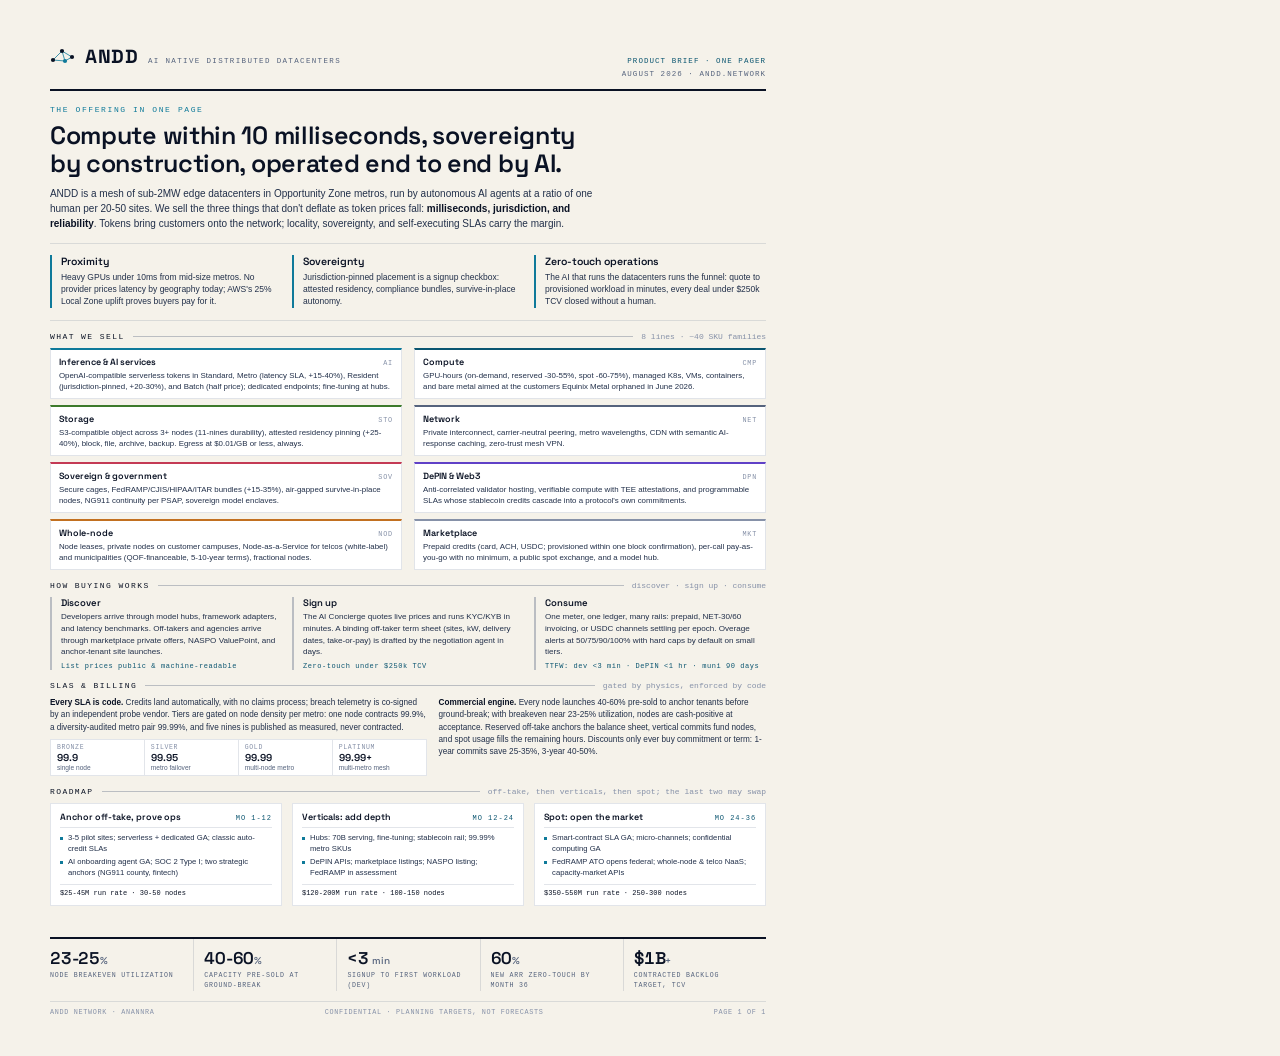
<file: briefs/andd-brief-1p.html>
<!doctype html>
<html lang="en">
<head>
<meta charset="utf-8">
<title>ANDD Product Brief · One Pager</title>
<style>
@font-face {
  font-family: "Space Grotesk";
  src: url("fonts/SpaceGrotesk-var.woff2") format("woff2");
  font-weight: 300 700;
}
:root {
  --paper: #f5f2ea;
  --card: #ffffff;
  --ink0: #0a1224;
  --ink1: #22304a;
  --ink2: #55637d;
  --ink3: #8691a8;
  --cyan: #0f7a9a;
  --cyan-dim: #0a5570;
  --amber: #c27020;
  --violet: #6041c7;
  --lime: #3d7a2c;
  --rose: #c43a55;
  --line: rgba(20,40,80,0.12);
  --line-hi: rgba(20,40,80,0.26);
  --disp: "Space Grotesk", "Geist", "Liberation Sans", sans-serif;
  --body: "Inter", "Liberation Sans", sans-serif;
  --mono: "JetBrains Mono", "Geist Mono", monospace;
}
* { margin: 0; padding: 0; box-sizing: border-box; }
@page { size: letter; margin: 0; }
html, body { background: var(--paper); }
body { font-family: var(--body); color: var(--ink0); }
.sheet {
  width: 8.5in; height: 11in; overflow: hidden; position: relative;
  padding: 0.46in 0.52in 0.42in;
  display: flex; flex-direction: column;
  page-break-after: always; background: var(--paper);
}
.sheet:last-child { page-break-after: auto; }

/* masthead */
.mast { display: flex; align-items: baseline; justify-content: space-between; border-bottom: 2px solid var(--ink0); padding-bottom: 8px; }
.mast .wordmark { display: flex; align-items: baseline; gap: 9px; }
.wordmark svg { position: relative; top: 1px; }
.wordmark .name { font-family: var(--disp); font-weight: 700; font-size: 19px; letter-spacing: 0.04em; }
.wordmark .co { font-family: var(--mono); font-size: 7.5px; letter-spacing: 0.18em; color: var(--ink2); text-transform: uppercase; }
.mast .doc { text-align: right; font-family: var(--mono); font-size: 7.5px; letter-spacing: 0.14em; text-transform: uppercase; color: var(--ink2); line-height: 1.7; }
.mast .doc b { color: var(--cyan-dim); font-weight: 500; }

/* headline */
.head { padding: 14px 0 12px; border-bottom: 1px solid var(--line); }
.eyebrow { font-family: var(--mono); font-size: 8px; letter-spacing: 0.2em; text-transform: uppercase; color: var(--cyan); margin-bottom: 7px; }
h1 { font-family: var(--disp); font-weight: 600; font-size: 25px; line-height: 1.14; letter-spacing: -0.012em; max-width: 44ch; text-wrap: balance; }
.dek { margin-top: 8px; font-size: 10px; line-height: 1.5; color: var(--ink1); max-width: 98ch; }
.dek b { font-weight: 600; color: var(--ink0); }

/* three assets */
.assets { display: grid; grid-template-columns: 1fr 1fr 1fr; gap: 10px; padding: 11px 0 12px; border-bottom: 1px solid var(--line); }
.asset { border-left: 2px solid var(--cyan); padding-left: 9px; }
.asset .k { font-family: var(--disp); font-weight: 600; font-size: 10.5px; margin-bottom: 3px; }
.asset .v { font-size: 8.5px; line-height: 1.45; color: var(--ink1); }

/* section headers */
.sec { display: flex; align-items: baseline; gap: 8px; margin: 11px 0 7px; }
.sec .t { font-family: var(--mono); font-size: 8px; letter-spacing: 0.18em; text-transform: uppercase; color: var(--ink0); font-weight: 500; }
.sec .rule { flex: 1; height: 1px; background: var(--line-hi); position: relative; top: -2px; }
.sec .n { font-family: var(--mono); font-size: 8px; color: var(--ink3); }

/* offer map */
.offers { display: grid; grid-template-columns: 1fr 1fr; gap: 6px 12px; }
.offer { background: var(--card); border: 1px solid var(--line); border-top: 2px solid var(--key, var(--cyan)); padding: 6px 8px 6px; }
.offer .row1 { display: flex; justify-content: space-between; align-items: baseline; }
.offer .nm { font-family: var(--disp); font-weight: 600; font-size: 9px; }
.offer .cd { font-family: var(--mono); font-size: 6.8px; letter-spacing: 0.12em; color: var(--ink3); }
.offer .ds { font-size: 7.9px; color: var(--ink1); line-height: 1.4; margin-top: 2px; }

/* journey strip */
.journey { display: grid; grid-template-columns: 1fr 1fr 1fr; gap: 10px; }
.jstep { position: relative; padding-left: 9px; border-left: 2px solid var(--line-hi); }
.jstep .jt { font-family: var(--disp); font-weight: 600; font-size: 9.5px; margin-bottom: 2px; }
.jstep .jd { font-size: 8.1px; line-height: 1.45; color: var(--ink1); }
.jstep .jm { margin-top: 4px; font-family: var(--mono); font-size: 7px; letter-spacing: 0.08em; color: var(--cyan-dim); }

/* two-col band: sla + billing */
.band2 { display: grid; grid-template-columns: 1.15fr 1fr; gap: 12px; }
.mini p { font-size: 8.2px; line-height: 1.5; color: var(--ink1); }
.mini p b { color: var(--ink0); font-weight: 600; }
.slaladder { display: flex; margin-top: 5px; border: 1px solid var(--line); background: var(--card); }
.slaladder .step { flex: 1; padding: 4px 6px; border-right: 1px solid var(--line); }
.slaladder .step:last-child { border-right: 0; }
.slaladder .lv { font-family: var(--mono); font-size: 6.5px; letter-spacing: 0.1em; text-transform: uppercase; color: var(--ink3); }
.slaladder .pc { font-family: var(--disp); font-weight: 600; font-size: 10px; font-variant-numeric: tabular-nums; }
.slaladder .sc { font-size: 6.6px; color: var(--ink2); }

/* roadmap */
.road { display: grid; grid-template-columns: 1fr 1fr 1fr; gap: 10px; }
.phase { background: var(--card); border: 1px solid var(--line); padding: 7px 9px 8px; }
.phase .ph { display: flex; justify-content: space-between; align-items: baseline; border-bottom: 1px solid var(--line); padding-bottom: 4px; margin-bottom: 5px; }
.phase .mo { font-family: var(--mono); font-size: 7px; letter-spacing: 0.14em; color: var(--cyan-dim); }
.phase .nm { font-family: var(--disp); font-weight: 600; font-size: 9px; }
.phase ul { list-style: none; }
.phase li { font-size: 7.7px; line-height: 1.42; color: var(--ink1); padding-left: 8px; position: relative; margin-bottom: 2px; }
.phase li::before { content: ""; position: absolute; left: 0; top: 4.2px; width: 3px; height: 3px; background: var(--cyan); }
.phase .tgt { margin-top: 5px; padding-top: 4px; border-top: 1px solid var(--line); font-family: var(--mono); font-size: 7px; color: var(--ink0); }

/* stat rail */
.stats { display: grid; grid-template-columns: repeat(5, 1fr); border-top: 2px solid var(--ink0); margin-top: auto; }
.stat { padding: 8px 10px 0 0; }
.stat + .stat { border-left: 1px solid var(--line); padding-left: 10px; }
.stat .num { font-family: var(--disp); font-weight: 600; font-size: 17px; letter-spacing: -0.01em; font-variant-numeric: tabular-nums; }
.stat .num small { font-size: 10px; font-weight: 500; color: var(--ink2); }
.stat .lab { font-family: var(--mono); font-size: 6.6px; letter-spacing: 0.12em; text-transform: uppercase; color: var(--ink2); margin-top: 2px; line-height: 1.5; }

/* footer */
.foot { display: flex; justify-content: space-between; align-items: baseline; border-top: 1px solid var(--line); margin-top: 10px; padding-top: 6px; font-family: var(--mono); font-size: 6.8px; letter-spacing: 0.1em; text-transform: uppercase; color: var(--ink3); }
.foot .mid { color: var(--ink3); }
</style>
</head>
<body>

<div class="sheet">

  <div class="mast">
    <div class="wordmark">
      <svg width="26" height="16" viewBox="0 0 26 16" fill="none">
        <line x1="3" y1="12" x2="12" y2="3" stroke="#0f7a9a" stroke-width="0.8"/>
        <line x1="12" y1="3" x2="22" y2="9" stroke="#0f7a9a" stroke-width="0.8"/>
        <line x1="3" y1="12" x2="15" y2="13" stroke="#0f7a9a" stroke-width="0.8"/>
        <line x1="15" y1="13" x2="22" y2="9" stroke="#0f7a9a" stroke-width="0.8"/>
        <line x1="12" y1="3" x2="15" y2="13" stroke="#0f7a9a" stroke-width="0.8"/>
        <circle cx="3" cy="12" r="2.1" fill="#0a1224"/>
        <circle cx="12" cy="3" r="2.1" fill="#0a1224"/>
        <circle cx="22" cy="9" r="2.1" fill="#0a1224"/>
        <circle cx="15" cy="13" r="2.1" fill="#0f7a9a"/>
      </svg>
      <span class="name">ANDD</span>
      <span class="co">AI native distributed datacenters</span>
    </div>
    <div class="doc"><b>Product brief · one pager</b><br>August 2026 · andd.network</div>
  </div>

  <div class="head">
    <div class="eyebrow">The offering in one page</div>
    <h1>Compute within 10 milliseconds, sovereignty by construction, operated end to end by AI.</h1>
    <div class="dek">ANDD is a mesh of sub-2MW edge datacenters in Opportunity Zone metros, run by autonomous AI agents at a ratio of one human per 20-50 sites. We sell the three things that don't deflate as token prices fall: <b>milliseconds, jurisdiction, and reliability</b>. Tokens bring customers onto the network; locality, sovereignty, and self-executing SLAs carry the margin.</div>
  </div>

  <div class="assets">
    <div class="asset"><div class="k">Proximity</div><div class="v">Heavy GPUs under 10ms from mid-size metros. No provider prices latency by geography today; AWS's 25% Local Zone uplift proves buyers pay for it.</div></div>
    <div class="asset"><div class="k">Sovereignty</div><div class="v">Jurisdiction-pinned placement is a signup checkbox: attested residency, compliance bundles, survive-in-place autonomy.</div></div>
    <div class="asset"><div class="k">Zero-touch operations</div><div class="v">The AI that runs the datacenters runs the funnel: quote to provisioned workload in minutes, every deal under $250k TCV closed without a human.</div></div>
  </div>

  <div class="sec"><span class="t">What we sell</span><div class="rule"></div><span class="n">8 lines · ~40 SKU families</span></div>
  <div class="offers">
    <div class="offer" style="--key:#0f7a9a"><div class="row1"><span class="nm">Inference &amp; AI services</span><span class="cd">AI</span></div><div class="ds">OpenAI-compatible serverless tokens in Standard, Metro (latency SLA, +15-40%), Resident (jurisdiction-pinned, +20-30%), and Batch (half price); dedicated endpoints; fine-tuning at hubs.</div></div>
    <div class="offer" style="--key:#0a5570"><div class="row1"><span class="nm">Compute</span><span class="cd">CMP</span></div><div class="ds">GPU-hours (on-demand, reserved -30-55%, spot -60-75%), managed K8s, VMs, containers, and bare metal aimed at the customers Equinix Metal orphaned in June 2026.</div></div>
    <div class="offer" style="--key:#3d7a2c"><div class="row1"><span class="nm">Storage</span><span class="cd">STO</span></div><div class="ds">S3-compatible object across 3+ nodes (11-nines durability), attested residency pinning (+25-40%), block, file, archive, backup. Egress at $0.01/GB or less, always.</div></div>
    <div class="offer" style="--key:#55637d"><div class="row1"><span class="nm">Network</span><span class="cd">NET</span></div><div class="ds">Private interconnect, carrier-neutral peering, metro wavelengths, CDN with semantic AI-response caching, zero-trust mesh VPN.</div></div>
    <div class="offer" style="--key:#c43a55"><div class="row1"><span class="nm">Sovereign &amp; government</span><span class="cd">SOV</span></div><div class="ds">Secure cages, FedRAMP/CJIS/HIPAA/ITAR bundles (+15-35%), air-gapped survive-in-place nodes, NG911 continuity per PSAP, sovereign model enclaves.</div></div>
    <div class="offer" style="--key:#6041c7"><div class="row1"><span class="nm">DePIN &amp; Web3</span><span class="cd">DPN</span></div><div class="ds">Anti-correlated validator hosting, verifiable compute with TEE attestations, and programmable SLAs whose stablecoin credits cascade into a protocol's own commitments.</div></div>
    <div class="offer" style="--key:#c27020"><div class="row1"><span class="nm">Whole-node</span><span class="cd">NOD</span></div><div class="ds">Node leases, private nodes on customer campuses, Node-as-a-Service for telcos (white-label) and municipalities (QOF-financeable, 5-10-year terms), fractional nodes.</div></div>
    <div class="offer" style="--key:#8691a8"><div class="row1"><span class="nm">Marketplace</span><span class="cd">MKT</span></div><div class="ds">Prepaid credits (card, ACH, USDC; provisioned within one block confirmation), per-call pay-as-you-go with no minimum, a public spot exchange, and a model hub.</div></div>
  </div>

  <div class="sec"><span class="t">How buying works</span><div class="rule"></div><span class="n">discover · sign up · consume</span></div>
  <div class="journey">
    <div class="jstep"><div class="jt">Discover</div><div class="jd">Developers arrive through model hubs, framework adapters, and latency benchmarks. Off-takers and agencies arrive through marketplace private offers, NASPO ValuePoint, and anchor-tenant site launches.</div><div class="jm">List prices public &amp; machine-readable</div></div>
    <div class="jstep"><div class="jt">Sign up</div><div class="jd">The AI Concierge quotes live prices and runs KYC/KYB in minutes. A binding off-taker term sheet (sites, kW, delivery dates, take-or-pay) is drafted by the negotiation agent in days.</div><div class="jm">Zero-touch under $250k TCV</div></div>
    <div class="jstep"><div class="jt">Consume</div><div class="jd">One meter, one ledger, many rails: prepaid, NET-30/60 invoicing, or USDC channels settling per epoch. Overage alerts at 50/75/90/100% with hard caps by default on small tiers.</div><div class="jm">TTFW: dev &lt;3 min · DePIN &lt;1 hr · muni 90 days</div></div>
  </div>

  <div class="sec"><span class="t">SLAs &amp; billing</span><div class="rule"></div><span class="n">gated by physics, enforced by code</span></div>
  <div class="band2">
    <div class="mini">
      <p><b>Every SLA is code.</b> Credits land automatically, with no claims process; breach telemetry is co-signed by an independent probe vendor. Tiers are gated on node density per metro: one node contracts 99.9%, a diversity-audited metro pair 99.99%, and five nines is published as measured, never contracted.</p>
      <div class="slaladder">
        <div class="step"><div class="lv">Bronze</div><div class="pc">99.9</div><div class="sc">single node</div></div>
        <div class="step"><div class="lv">Silver</div><div class="pc">99.95</div><div class="sc">metro failover</div></div>
        <div class="step"><div class="lv">Gold</div><div class="pc">99.99</div><div class="sc">multi-node metro</div></div>
        <div class="step"><div class="lv">Platinum</div><div class="pc">99.99+</div><div class="sc">multi-metro mesh</div></div>
      </div>
    </div>
    <div class="mini">
      <p><b>Commercial engine.</b> Every node launches 40-60% pre-sold to anchor tenants before ground-break; with breakeven near 23-25% utilization, nodes are cash-positive at acceptance. Reserved off-take anchors the balance sheet, vertical commits fund nodes, and spot usage fills the remaining hours. Discounts only ever buy commitment or term: 1-year commits save 25-35%, 3-year 40-50%.</p>
    </div>
  </div>

  <div class="sec"><span class="t">Roadmap</span><div class="rule"></div><span class="n">off-take, then verticals, then spot; the last two may swap</span></div>
  <div class="road">
    <div class="phase"><div class="ph"><span class="nm">Anchor off-take, prove ops</span><span class="mo">MO 1-12</span></div><ul>
      <li>3-5 pilot sites; serverless + dedicated GA; classic auto-credit SLAs</li>
      <li>AI onboarding agent GA; SOC 2 Type I; two strategic anchors (NG911 county, fintech)</li>
    </ul><div class="tgt">$25-45M run rate · 30-50 nodes</div></div>
    <div class="phase"><div class="ph"><span class="nm">Verticals: add depth</span><span class="mo">MO 12-24</span></div><ul>
      <li>Hubs: 70B serving, fine-tuning; stablecoin rail; 99.99% metro SKUs</li>
      <li>DePIN APIs; marketplace listings; NASPO listing; FedRAMP in assessment</li>
    </ul><div class="tgt">$120-200M run rate · 100-150 nodes</div></div>
    <div class="phase"><div class="ph"><span class="nm">Spot: open the market</span><span class="mo">MO 24-36</span></div><ul>
      <li>Smart-contract SLA GA; micro-channels; confidential computing GA</li>
      <li>FedRAMP ATO opens federal; whole-node &amp; telco NaaS; capacity-market APIs</li>
    </ul><div class="tgt">$350-550M run rate · 250-300 nodes</div></div>
  </div>

  <div class="stats">
    <div class="stat"><div class="num">23-25<small>%</small></div><div class="lab">Node breakeven utilization</div></div>
    <div class="stat"><div class="num">40-60<small>%</small></div><div class="lab">Capacity pre-sold at ground-break</div></div>
    <div class="stat"><div class="num">&lt;3<small> min</small></div><div class="lab">Signup to first workload (dev)</div></div>
    <div class="stat"><div class="num">60<small>%</small></div><div class="lab">New ARR zero-touch by month 36</div></div>
    <div class="stat"><div class="num">$1B<small>+</small></div><div class="lab">Contracted backlog target, TCV</div></div>
  </div>

  <div class="foot">
    <span>ANDD Network · Anannra</span>
    <span class="mid">Confidential · planning targets, not forecasts</span>
    <span>Page 1 of 1</span>
  </div>

</div>

</body>
</html>
</file>
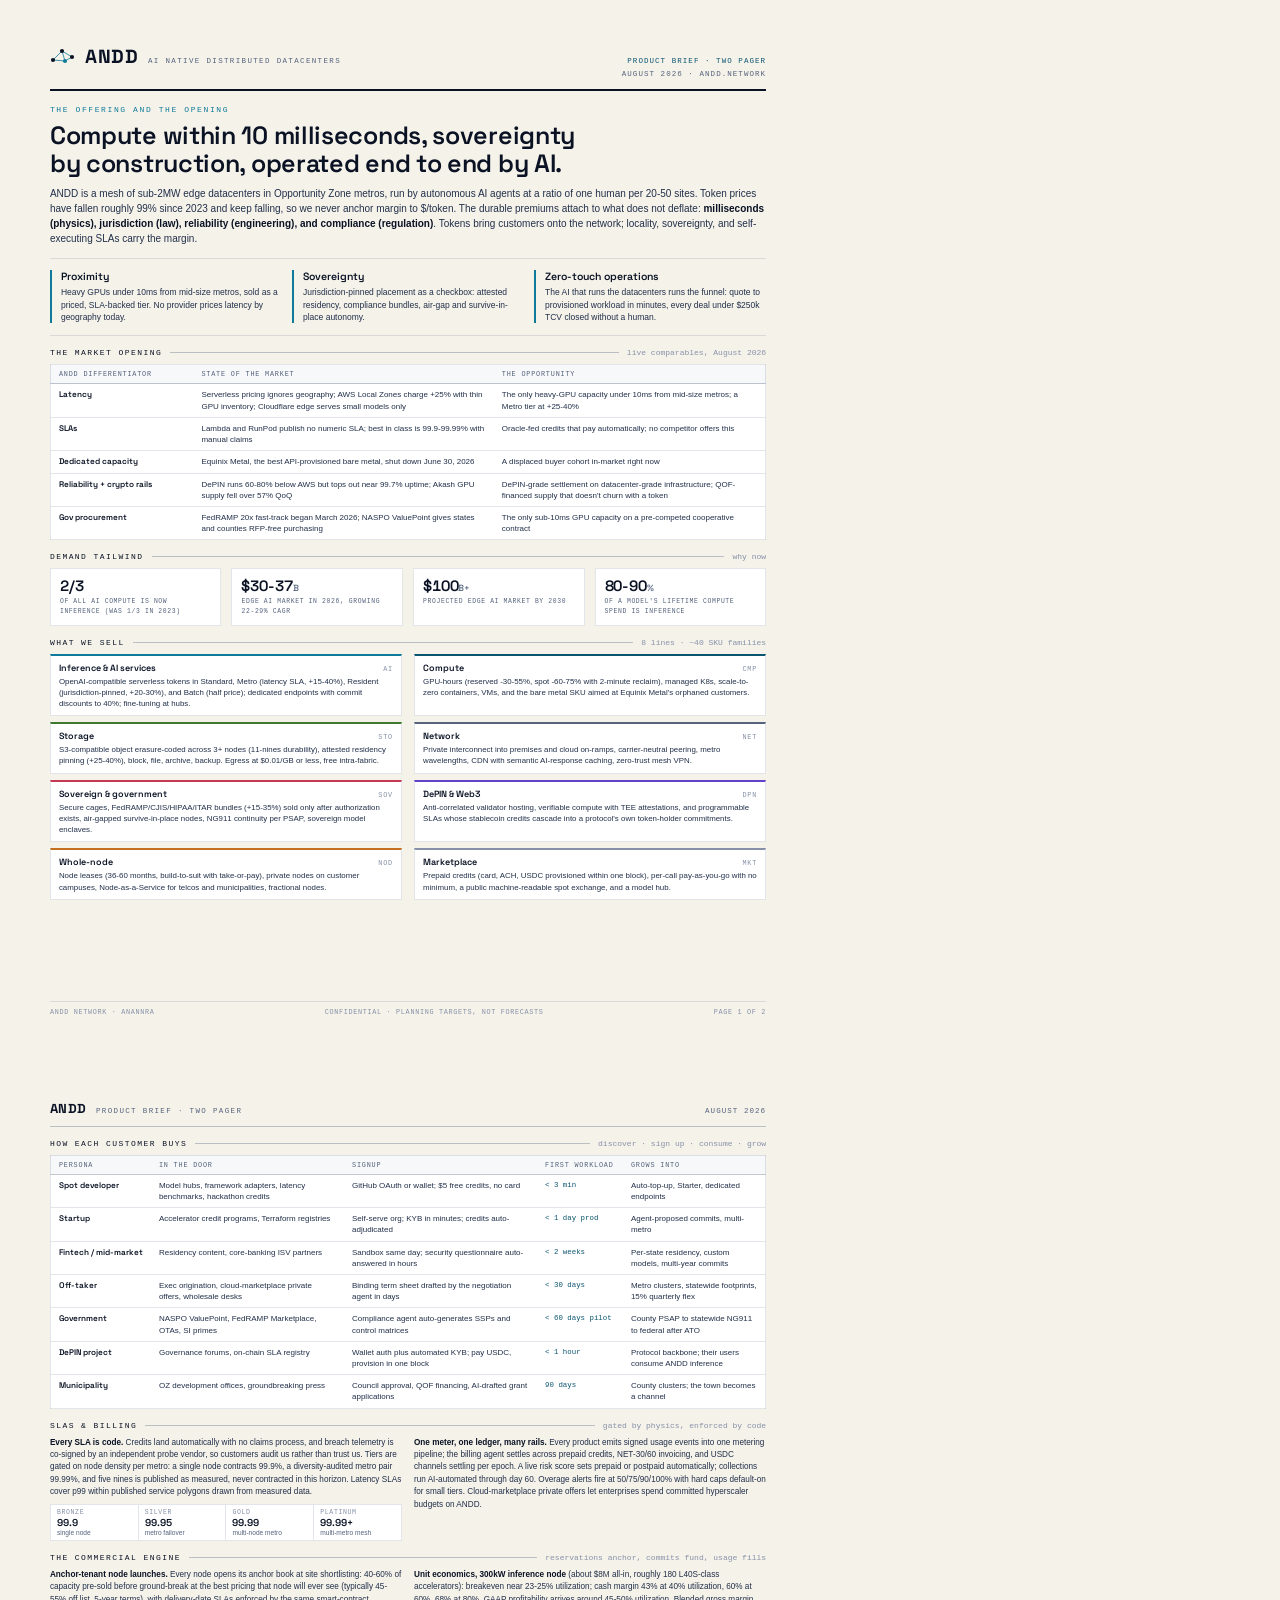
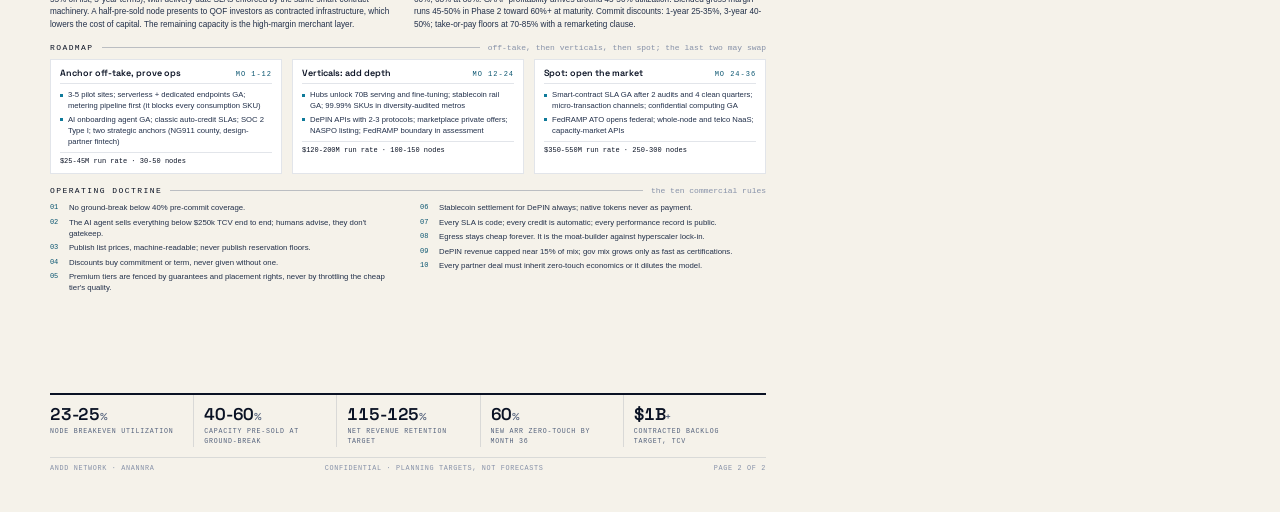
<file: briefs/andd-brief-2p.html>
<!doctype html>
<html lang="en">
<head>
<meta charset="utf-8">
<title>ANDD Product Brief · Two Pager</title>
<style>
@font-face {
  font-family: "Space Grotesk";
  src: url("fonts/SpaceGrotesk-var.woff2") format("woff2");
  font-weight: 300 700;
}
:root {
  --paper: #f5f2ea; --card: #ffffff;
  --ink0: #0a1224; --ink1: #22304a; --ink2: #55637d; --ink3: #8691a8;
  --cyan: #0f7a9a; --cyan-dim: #0a5570;
  --amber: #c27020; --violet: #6041c7; --lime: #3d7a2c; --rose: #c43a55;
  --line: rgba(20,40,80,0.12); --line-hi: rgba(20,40,80,0.26);
  --disp: "Space Grotesk", "Geist", "Liberation Sans", sans-serif;
  --body: "Inter", "Liberation Sans", sans-serif;
  --mono: "JetBrains Mono", "Geist Mono", monospace;
}
* { margin: 0; padding: 0; box-sizing: border-box; }
@page { size: letter; margin: 0; }
html, body { background: var(--paper); }
body { font-family: var(--body); color: var(--ink0); }
.sheet { width: 8.5in; height: 11in; overflow: hidden; position: relative; padding: 0.46in 0.52in 0.42in; display: flex; flex-direction: column; page-break-after: always; background: var(--paper); }
.sheet:last-child { page-break-after: auto; }

.mast { display: flex; align-items: baseline; justify-content: space-between; border-bottom: 2px solid var(--ink0); padding-bottom: 8px; }
.mast .wordmark { display: flex; align-items: baseline; gap: 9px; }
.wordmark svg { position: relative; top: 1px; }
.wordmark .name { font-family: var(--disp); font-weight: 700; font-size: 19px; letter-spacing: 0.04em; }
.wordmark .co { font-family: var(--mono); font-size: 7.5px; letter-spacing: 0.18em; color: var(--ink2); text-transform: uppercase; }
.mast .doc { text-align: right; font-family: var(--mono); font-size: 7.5px; letter-spacing: 0.14em; text-transform: uppercase; color: var(--ink2); line-height: 1.7; }
.mast .doc b { color: var(--cyan-dim); font-weight: 500; }
.mast.thin { border-bottom-width: 1px; border-color: var(--line-hi); }
.mast.thin .name { font-size: 13px; }

.head { padding: 14px 0 12px; border-bottom: 1px solid var(--line); }
.eyebrow { font-family: var(--mono); font-size: 8px; letter-spacing: 0.2em; text-transform: uppercase; color: var(--cyan); margin-bottom: 7px; }
h1 { font-family: var(--disp); font-weight: 600; font-size: 25px; line-height: 1.14; letter-spacing: -0.012em; max-width: 44ch; text-wrap: balance; }
.dek { margin-top: 8px; font-size: 10px; line-height: 1.52; color: var(--ink1); }
.dek b { font-weight: 600; color: var(--ink0); }

.assets { display: grid; grid-template-columns: 1fr 1fr 1fr; gap: 10px; padding: 11px 0 12px; border-bottom: 1px solid var(--line); }
.asset { border-left: 2px solid var(--cyan); padding-left: 9px; }
.asset .k { font-family: var(--disp); font-weight: 600; font-size: 10.5px; margin-bottom: 3px; }
.asset .v { font-size: 8.5px; line-height: 1.45; color: var(--ink1); }

.sec { display: flex; align-items: baseline; gap: 8px; margin: 12px 0 7px; }
.sec .t { font-family: var(--mono); font-size: 8px; letter-spacing: 0.18em; text-transform: uppercase; color: var(--ink0); font-weight: 500; }
.sec .rule { flex: 1; height: 1px; background: var(--line-hi); position: relative; top: -2px; }
.sec .n { font-family: var(--mono); font-size: 8px; color: var(--ink3); }

/* data table */
table.dt { width: 100%; border-collapse: collapse; background: var(--card); border: 1px solid var(--line); }
.dt th { font-family: var(--mono); font-size: 6.8px; letter-spacing: 0.12em; text-transform: uppercase; color: var(--ink2); font-weight: 500; text-align: left; padding: 5px 8px; border-bottom: 1px solid var(--line-hi); background: rgba(20,40,80,0.03); }
.dt td { font-size: 8px; line-height: 1.4; color: var(--ink1); padding: 5px 8px; border-bottom: 1px solid var(--line); vertical-align: top; }
.dt tr:last-child td { border-bottom: 0; }
.dt td.k { font-family: var(--disp); font-weight: 600; font-size: 8.2px; color: var(--ink0); white-space: nowrap; }
.dt td.m { font-family: var(--mono); font-size: 7.4px; color: var(--cyan-dim); white-space: nowrap; }

/* tailwind tiles */
.tiles { display: grid; grid-template-columns: repeat(4, 1fr); gap: 10px; }
.tile { background: var(--card); border: 1px solid var(--line); padding: 7px 9px 8px; }
.tile .num { font-family: var(--disp); font-weight: 600; font-size: 15px; letter-spacing: -0.01em; font-variant-numeric: tabular-nums; }
.tile .num small { font-size: 9px; font-weight: 500; color: var(--ink2); }
.tile .lab { font-family: var(--mono); font-size: 6.4px; letter-spacing: 0.1em; text-transform: uppercase; color: var(--ink2); margin-top: 2px; line-height: 1.5; }

/* offer map */
.offers { display: grid; grid-template-columns: 1fr 1fr; gap: 6px 12px; }
.offer { background: var(--card); border: 1px solid var(--line); border-top: 2px solid var(--key, var(--cyan)); padding: 6px 8px; }
.offer .row1 { display: flex; justify-content: space-between; align-items: baseline; }
.offer .nm { font-family: var(--disp); font-weight: 600; font-size: 9px; }
.offer .cd { font-family: var(--mono); font-size: 6.8px; letter-spacing: 0.12em; color: var(--ink3); }
.offer .ds { font-size: 7.9px; color: var(--ink1); line-height: 1.42; margin-top: 2px; }

.band2 { display: grid; grid-template-columns: 1fr 1fr; gap: 12px; }
.mini p { font-size: 8.2px; line-height: 1.52; color: var(--ink1); margin-bottom: 5px; }
.mini p:last-child { margin-bottom: 0; }
.mini p b { color: var(--ink0); font-weight: 600; }
.slaladder { display: flex; margin-top: 2px; border: 1px solid var(--line); background: var(--card); }
.slaladder .step { flex: 1; padding: 4px 6px; border-right: 1px solid var(--line); }
.slaladder .step:last-child { border-right: 0; }
.slaladder .lv { font-family: var(--mono); font-size: 6.5px; letter-spacing: 0.1em; text-transform: uppercase; color: var(--ink3); }
.slaladder .pc { font-family: var(--disp); font-weight: 600; font-size: 10px; font-variant-numeric: tabular-nums; }
.slaladder .sc { font-size: 6.6px; color: var(--ink2); }

.road { display: grid; grid-template-columns: 1fr 1fr 1fr; gap: 10px; }
.phase { background: var(--card); border: 1px solid var(--line); padding: 7px 9px 8px; }
.phase .ph { display: flex; justify-content: space-between; align-items: baseline; border-bottom: 1px solid var(--line); padding-bottom: 4px; margin-bottom: 5px; }
.phase .mo { font-family: var(--mono); font-size: 7px; letter-spacing: 0.14em; color: var(--cyan-dim); }
.phase .nm { font-family: var(--disp); font-weight: 600; font-size: 9px; }
.phase ul { list-style: none; }
.phase li { font-size: 7.7px; line-height: 1.45; color: var(--ink1); padding-left: 8px; position: relative; margin-bottom: 2px; }
.phase li::before { content: ""; position: absolute; left: 0; top: 4.4px; width: 3px; height: 3px; background: var(--cyan); }
.phase .tgt { margin-top: 5px; padding-top: 4px; border-top: 1px solid var(--line); font-family: var(--mono); font-size: 7px; color: var(--ink0); }

.stats { display: grid; grid-template-columns: repeat(5, 1fr); border-top: 2px solid var(--ink0); margin-top: auto; }
.stat { padding: 8px 10px 0 0; }
.stat + .stat { border-left: 1px solid var(--line); padding-left: 10px; }
.stat .num { font-family: var(--disp); font-weight: 600; font-size: 17px; letter-spacing: -0.01em; font-variant-numeric: tabular-nums; }
.stat .num small { font-size: 10px; font-weight: 500; color: var(--ink2); }
.stat .lab { font-family: var(--mono); font-size: 6.6px; letter-spacing: 0.12em; text-transform: uppercase; color: var(--ink2); margin-top: 2px; line-height: 1.5; }

.foot { display: flex; justify-content: space-between; align-items: baseline; border-top: 1px solid var(--line); margin-top: 10px; padding-top: 6px; font-family: var(--mono); font-size: 6.8px; letter-spacing: 0.1em; text-transform: uppercase; color: var(--ink3); }
.push { margin-top: auto; }

/* doctrine */
.rules { columns: 2; column-gap: 24px; }
.rule-i { display: flex; gap: 7px; margin-bottom: 3.5px; break-inside: avoid; }
.rule-i .no { font-family: var(--mono); font-size: 7px; color: var(--cyan-dim); position: relative; top: 1px; min-width: 12px; }
.rule-i .tx { font-size: 7.8px; line-height: 1.42; color: var(--ink1); }
</style>
</head>
<body>

<!-- ============ PAGE 1 ============ -->
<div class="sheet">

  <div class="mast">
    <div class="wordmark">
      <svg width="26" height="16" viewBox="0 0 26 16" fill="none">
        <line x1="3" y1="12" x2="12" y2="3" stroke="#0f7a9a" stroke-width="0.8"/>
        <line x1="12" y1="3" x2="22" y2="9" stroke="#0f7a9a" stroke-width="0.8"/>
        <line x1="3" y1="12" x2="15" y2="13" stroke="#0f7a9a" stroke-width="0.8"/>
        <line x1="15" y1="13" x2="22" y2="9" stroke="#0f7a9a" stroke-width="0.8"/>
        <line x1="12" y1="3" x2="15" y2="13" stroke="#0f7a9a" stroke-width="0.8"/>
        <circle cx="3" cy="12" r="2.1" fill="#0a1224"/><circle cx="12" cy="3" r="2.1" fill="#0a1224"/>
        <circle cx="22" cy="9" r="2.1" fill="#0a1224"/><circle cx="15" cy="13" r="2.1" fill="#0f7a9a"/>
      </svg>
      <span class="name">ANDD</span>
      <span class="co">AI native distributed datacenters</span>
    </div>
    <div class="doc"><b>Product brief · two pager</b><br>August 2026 · andd.network</div>
  </div>

  <div class="head">
    <div class="eyebrow">The offering and the opening</div>
    <h1>Compute within 10 milliseconds, sovereignty by construction, operated end to end by AI.</h1>
    <div class="dek">ANDD is a mesh of sub-2MW edge datacenters in Opportunity Zone metros, run by autonomous AI agents at a ratio of one human per 20-50 sites. Token prices have fallen roughly 99% since 2023 and keep falling, so we never anchor margin to $/token. The durable premiums attach to what does not deflate: <b>milliseconds (physics), jurisdiction (law), reliability (engineering), and compliance (regulation)</b>. Tokens bring customers onto the network; locality, sovereignty, and self-executing SLAs carry the margin.</div>
  </div>

  <div class="assets">
    <div class="asset"><div class="k">Proximity</div><div class="v">Heavy GPUs under 10ms from mid-size metros, sold as a priced, SLA-backed tier. No provider prices latency by geography today.</div></div>
    <div class="asset"><div class="k">Sovereignty</div><div class="v">Jurisdiction-pinned placement as a checkbox: attested residency, compliance bundles, air-gap and survive-in-place autonomy.</div></div>
    <div class="asset"><div class="k">Zero-touch operations</div><div class="v">The AI that runs the datacenters runs the funnel: quote to provisioned workload in minutes, every deal under $250k TCV closed without a human.</div></div>
  </div>

  <div class="sec"><span class="t">The market opening</span><div class="rule"></div><span class="n">live comparables, August 2026</span></div>
  <table class="dt">
    <tr><th style="width:20%">ANDD differentiator</th><th style="width:42%">State of the market</th><th>The opportunity</th></tr>
    <tr><td class="k">Latency</td><td>Serverless pricing ignores geography; AWS Local Zones charge +25% with thin GPU inventory; Cloudflare edge serves small models only</td><td>The only heavy-GPU capacity under 10ms from mid-size metros; a Metro tier at +25-40%</td></tr>
    <tr><td class="k">SLAs</td><td>Lambda and RunPod publish no numeric SLA; best in class is 99.9-99.99% with manual claims</td><td>Oracle-fed credits that pay automatically; no competitor offers this</td></tr>
    <tr><td class="k">Dedicated capacity</td><td>Equinix Metal, the best API-provisioned bare metal, shut down June 30, 2026</td><td>A displaced buyer cohort in-market right now</td></tr>
    <tr><td class="k">Reliability + crypto rails</td><td>DePIN runs 60-80% below AWS but tops out near 99.7% uptime; Akash GPU supply fell over 57% QoQ</td><td>DePIN-grade settlement on datacenter-grade infrastructure; QOF-financed supply that doesn't churn with a token</td></tr>
    <tr><td class="k">Gov procurement</td><td>FedRAMP 20x fast-track began March 2026; NASPO ValuePoint gives states and counties RFP-free purchasing</td><td>The only sub-10ms GPU capacity on a pre-competed cooperative contract</td></tr>
  </table>

  <div class="sec"><span class="t">Demand tailwind</span><div class="rule"></div><span class="n">why now</span></div>
  <div class="tiles">
    <div class="tile"><div class="num">2/3</div><div class="lab">Of all AI compute is now inference (was 1/3 in 2023)</div></div>
    <div class="tile"><div class="num">$30-37<small>B</small></div><div class="lab">Edge AI market in 2026, growing 22-29% CAGR</div></div>
    <div class="tile"><div class="num">$100<small>B+</small></div><div class="lab">Projected edge AI market by 2030</div></div>
    <div class="tile"><div class="num">80-90<small>%</small></div><div class="lab">Of a model's lifetime compute spend is inference</div></div>
  </div>

  <div class="sec"><span class="t">What we sell</span><div class="rule"></div><span class="n">8 lines · ~40 SKU families</span></div>
  <div class="offers">
    <div class="offer" style="--key:#0f7a9a"><div class="row1"><span class="nm">Inference &amp; AI services</span><span class="cd">AI</span></div><div class="ds">OpenAI-compatible serverless tokens in Standard, Metro (latency SLA, +15-40%), Resident (jurisdiction-pinned, +20-30%), and Batch (half price); dedicated endpoints with commit discounts to 40%; fine-tuning at hubs.</div></div>
    <div class="offer" style="--key:#0a5570"><div class="row1"><span class="nm">Compute</span><span class="cd">CMP</span></div><div class="ds">GPU-hours (reserved -30-55%, spot -60-75% with 2-minute reclaim), managed K8s, scale-to-zero containers, VMs, and the bare metal SKU aimed at Equinix Metal's orphaned customers.</div></div>
    <div class="offer" style="--key:#3d7a2c"><div class="row1"><span class="nm">Storage</span><span class="cd">STO</span></div><div class="ds">S3-compatible object erasure-coded across 3+ nodes (11-nines durability), attested residency pinning (+25-40%), block, file, archive, backup. Egress at $0.01/GB or less, free intra-fabric.</div></div>
    <div class="offer" style="--key:#55637d"><div class="row1"><span class="nm">Network</span><span class="cd">NET</span></div><div class="ds">Private interconnect into premises and cloud on-ramps, carrier-neutral peering, metro wavelengths, CDN with semantic AI-response caching, zero-trust mesh VPN.</div></div>
    <div class="offer" style="--key:#c43a55"><div class="row1"><span class="nm">Sovereign &amp; government</span><span class="cd">SOV</span></div><div class="ds">Secure cages, FedRAMP/CJIS/HIPAA/ITAR bundles (+15-35%) sold only after authorization exists, air-gapped survive-in-place nodes, NG911 continuity per PSAP, sovereign model enclaves.</div></div>
    <div class="offer" style="--key:#6041c7"><div class="row1"><span class="nm">DePIN &amp; Web3</span><span class="cd">DPN</span></div><div class="ds">Anti-correlated validator hosting, verifiable compute with TEE attestations, and programmable SLAs whose stablecoin credits cascade into a protocol's own token-holder commitments.</div></div>
    <div class="offer" style="--key:#c27020"><div class="row1"><span class="nm">Whole-node</span><span class="cd">NOD</span></div><div class="ds">Node leases (36-60 months, build-to-suit with take-or-pay), private nodes on customer campuses, Node-as-a-Service for telcos and municipalities, fractional nodes.</div></div>
    <div class="offer" style="--key:#8691a8"><div class="row1"><span class="nm">Marketplace</span><span class="cd">MKT</span></div><div class="ds">Prepaid credits (card, ACH, USDC provisioned within one block), per-call pay-as-you-go with no minimum, a public machine-readable spot exchange, and a model hub.</div></div>
  </div>

  <div class="foot push">
    <span>ANDD Network · Anannra</span>
    <span>Confidential · planning targets, not forecasts</span>
    <span>Page 1 of 2</span>
  </div>
</div>

<!-- ============ PAGE 2 ============ -->
<div class="sheet">

  <div class="mast thin">
    <div class="wordmark">
      <span class="name">ANDD</span>
      <span class="co">Product brief · two pager</span>
    </div>
    <div class="doc">August 2026</div>
  </div>

  <div class="sec"><span class="t">How each customer buys</span><div class="rule"></div><span class="n">discover · sign up · consume · grow</span></div>
  <table class="dt">
    <tr><th style="width:14%">Persona</th><th style="width:27%">In the door</th><th style="width:27%">Signup</th><th style="width:12%">First workload</th><th>Grows into</th></tr>
    <tr><td class="k">Spot developer</td><td>Model hubs, framework adapters, latency benchmarks, hackathon credits</td><td>GitHub OAuth or wallet; $5 free credits, no card</td><td class="m">&lt; 3 min</td><td>Auto-top-up, Starter, dedicated endpoints</td></tr>
    <tr><td class="k">Startup</td><td>Accelerator credit programs, Terraform registries</td><td>Self-serve org; KYB in minutes; credits auto-adjudicated</td><td class="m">&lt; 1 day prod</td><td>Agent-proposed commits, multi-metro</td></tr>
    <tr><td class="k">Fintech / mid-market</td><td>Residency content, core-banking ISV partners</td><td>Sandbox same day; security questionnaire auto-answered in hours</td><td class="m">&lt; 2 weeks</td><td>Per-state residency, custom models, multi-year commits</td></tr>
    <tr><td class="k">Off-taker</td><td>Exec origination, cloud-marketplace private offers, wholesale desks</td><td>Binding term sheet drafted by the negotiation agent in days</td><td class="m">&lt; 30 days</td><td>Metro clusters, statewide footprints, 15% quarterly flex</td></tr>
    <tr><td class="k">Government</td><td>NASPO ValuePoint, FedRAMP Marketplace, OTAs, SI primes</td><td>Compliance agent auto-generates SSPs and control matrices</td><td class="m">&lt; 60 days pilot</td><td>County PSAP to statewide NG911 to federal after ATO</td></tr>
    <tr><td class="k">DePIN project</td><td>Governance forums, on-chain SLA registry</td><td>Wallet auth plus automated KYB; pay USDC, provision in one block</td><td class="m">&lt; 1 hour</td><td>Protocol backbone; their users consume ANDD inference</td></tr>
    <tr><td class="k">Municipality</td><td>OZ development offices, groundbreaking press</td><td>Council approval, QOF financing, AI-drafted grant applications</td><td class="m">90 days</td><td>County clusters; the town becomes a channel</td></tr>
  </table>

  <div class="sec"><span class="t">SLAs &amp; billing</span><div class="rule"></div><span class="n">gated by physics, enforced by code</span></div>
  <div class="band2">
    <div class="mini">
      <p><b>Every SLA is code.</b> Credits land automatically with no claims process, and breach telemetry is co-signed by an independent probe vendor, so customers audit us rather than trust us. Tiers are gated on node density per metro: a single node contracts 99.9%, a diversity-audited metro pair 99.99%, and five nines is published as measured, never contracted in this horizon. Latency SLAs cover p99 within published service polygons drawn from measured data.</p>
      <div class="slaladder">
        <div class="step"><div class="lv">Bronze</div><div class="pc">99.9</div><div class="sc">single node</div></div>
        <div class="step"><div class="lv">Silver</div><div class="pc">99.95</div><div class="sc">metro failover</div></div>
        <div class="step"><div class="lv">Gold</div><div class="pc">99.99</div><div class="sc">multi-node metro</div></div>
        <div class="step"><div class="lv">Platinum</div><div class="pc">99.99+</div><div class="sc">multi-metro mesh</div></div>
      </div>
    </div>
    <div class="mini">
      <p><b>One meter, one ledger, many rails.</b> Every product emits signed usage events into one metering pipeline; the billing agent settles across prepaid credits, NET-30/60 invoicing, and USDC channels settling per epoch. A live risk score sets prepaid or postpaid automatically; collections run AI-automated through day 60. Overage alerts fire at 50/75/90/100% with hard caps default-on for small tiers. Cloud-marketplace private offers let enterprises spend committed hyperscaler budgets on ANDD.</p>
    </div>
  </div>

  <div class="sec"><span class="t">The commercial engine</span><div class="rule"></div><span class="n">reservations anchor, commits fund, usage fills</span></div>
  <div class="band2">
    <div class="mini">
      <p><b>Anchor-tenant node launches.</b> Every node opens its anchor book at site shortlisting: 40-60% of capacity pre-sold before ground-break at the best pricing that node will ever see (typically 45-55% off list, 5-year terms), with delivery-date SLAs enforced by the same smart-contract machinery. A half-pre-sold node presents to QOF investors as contracted infrastructure, which lowers the cost of capital. The remaining capacity is the high-margin merchant layer.</p>
    </div>
    <div class="mini">
      <p><b>Unit economics, 300kW inference node</b> (about $8M all-in, roughly 180 L40S-class accelerators): breakeven near 23-25% utilization; cash margin 43% at 40% utilization, 60% at 60%, 68% at 80%. GAAP profitability arrives around 45-50% utilization. Blended gross margin runs 45-50% in Phase 2 toward 60%+ at maturity. Commit discounts: 1-year 25-35%, 3-year 40-50%; take-or-pay floors at 70-85% with a remarketing clause.</p>
    </div>
  </div>

  <div class="sec"><span class="t">Roadmap</span><div class="rule"></div><span class="n">off-take, then verticals, then spot; the last two may swap</span></div>
  <div class="road">
    <div class="phase"><div class="ph"><span class="nm">Anchor off-take, prove ops</span><span class="mo">MO 1-12</span></div><ul>
      <li>3-5 pilot sites; serverless + dedicated endpoints GA; metering pipeline first (it blocks every consumption SKU)</li>
      <li>AI onboarding agent GA; classic auto-credit SLAs; SOC 2 Type I; two strategic anchors (NG911 county, design-partner fintech)</li>
    </ul><div class="tgt">$25-45M run rate · 30-50 nodes</div></div>
    <div class="phase"><div class="ph"><span class="nm">Verticals: add depth</span><span class="mo">MO 12-24</span></div><ul>
      <li>Hubs unlock 70B serving and fine-tuning; stablecoin rail GA; 99.99% SKUs in diversity-audited metros</li>
      <li>DePIN APIs with 2-3 protocols; marketplace private offers; NASPO listing; FedRAMP boundary in assessment</li>
    </ul><div class="tgt">$120-200M run rate · 100-150 nodes</div></div>
    <div class="phase"><div class="ph"><span class="nm">Spot: open the market</span><span class="mo">MO 24-36</span></div><ul>
      <li>Smart-contract SLA GA after 2 audits and 4 clean quarters; micro-transaction channels; confidential computing GA</li>
      <li>FedRAMP ATO opens federal; whole-node and telco NaaS; capacity-market APIs</li>
    </ul><div class="tgt">$350-550M run rate · 250-300 nodes</div></div>
  </div>

  <div class="sec"><span class="t">Operating doctrine</span><div class="rule"></div><span class="n">the ten commercial rules</span></div>
  <div class="rules">
    <div class="rule-i"><span class="no">01</span><span class="tx">No ground-break below 40% pre-commit coverage.</span></div>
    <div class="rule-i"><span class="no">02</span><span class="tx">The AI agent sells everything below $250k TCV end to end; humans advise, they don't gatekeep.</span></div>
    <div class="rule-i"><span class="no">03</span><span class="tx">Publish list prices, machine-readable; never publish reservation floors.</span></div>
    <div class="rule-i"><span class="no">04</span><span class="tx">Discounts buy commitment or term, never given without one.</span></div>
    <div class="rule-i"><span class="no">05</span><span class="tx">Premium tiers are fenced by guarantees and placement rights, never by throttling the cheap tier's quality.</span></div>
    <div class="rule-i"><span class="no">06</span><span class="tx">Stablecoin settlement for DePIN always; native tokens never as payment.</span></div>
    <div class="rule-i"><span class="no">07</span><span class="tx">Every SLA is code; every credit is automatic; every performance record is public.</span></div>
    <div class="rule-i"><span class="no">08</span><span class="tx">Egress stays cheap forever. It is the moat-builder against hyperscaler lock-in.</span></div>
    <div class="rule-i"><span class="no">09</span><span class="tx">DePIN revenue capped near 15% of mix; gov mix grows only as fast as certifications.</span></div>
    <div class="rule-i"><span class="no">10</span><span class="tx">Every partner deal must inherit zero-touch economics or it dilutes the model.</span></div>
  </div>

  <div class="stats">
    <div class="stat"><div class="num">23-25<small>%</small></div><div class="lab">Node breakeven utilization</div></div>
    <div class="stat"><div class="num">40-60<small>%</small></div><div class="lab">Capacity pre-sold at ground-break</div></div>
    <div class="stat"><div class="num">115-125<small>%</small></div><div class="lab">Net revenue retention target</div></div>
    <div class="stat"><div class="num">60<small>%</small></div><div class="lab">New ARR zero-touch by month 36</div></div>
    <div class="stat"><div class="num">$1B<small>+</small></div><div class="lab">Contracted backlog target, TCV</div></div>
  </div>

  <div class="foot">
    <span>ANDD Network · Anannra</span>
    <span>Confidential · planning targets, not forecasts</span>
    <span>Page 2 of 2</span>
  </div>
</div>

</body>
</html>
</file>
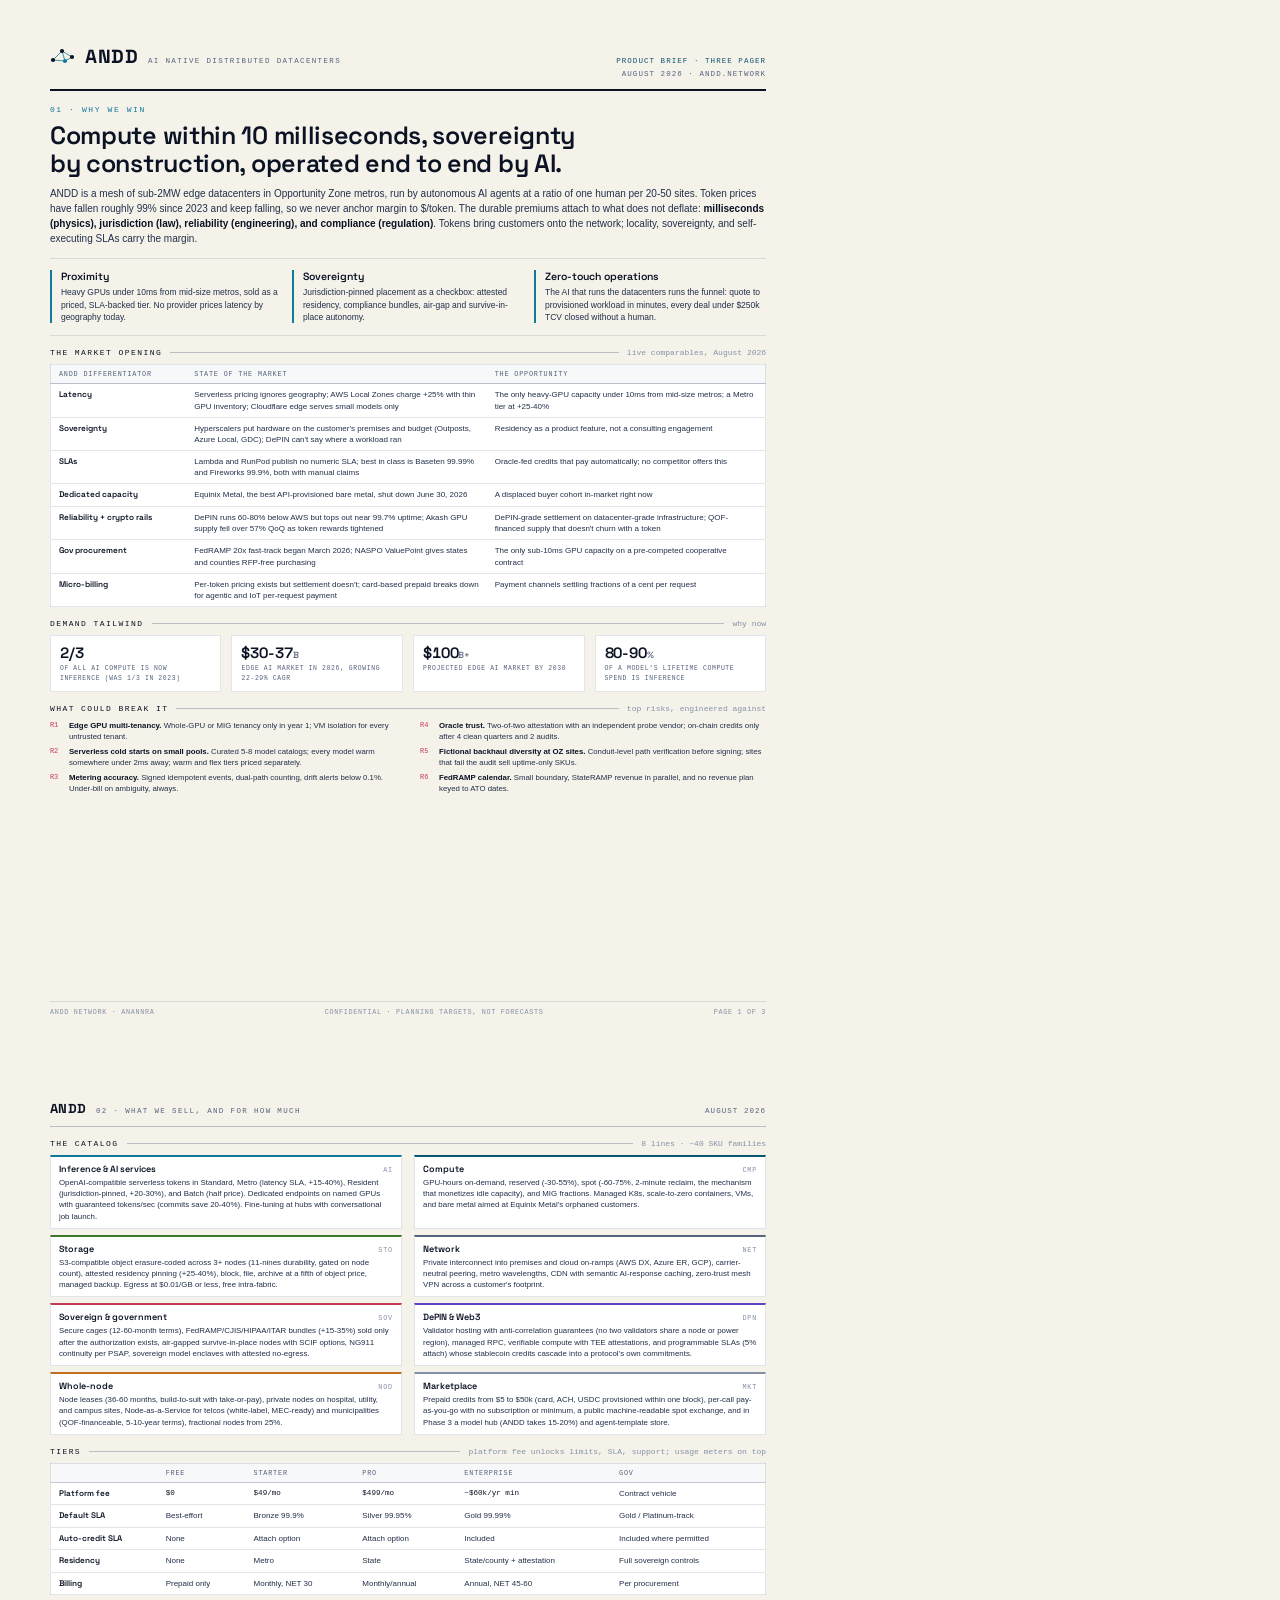
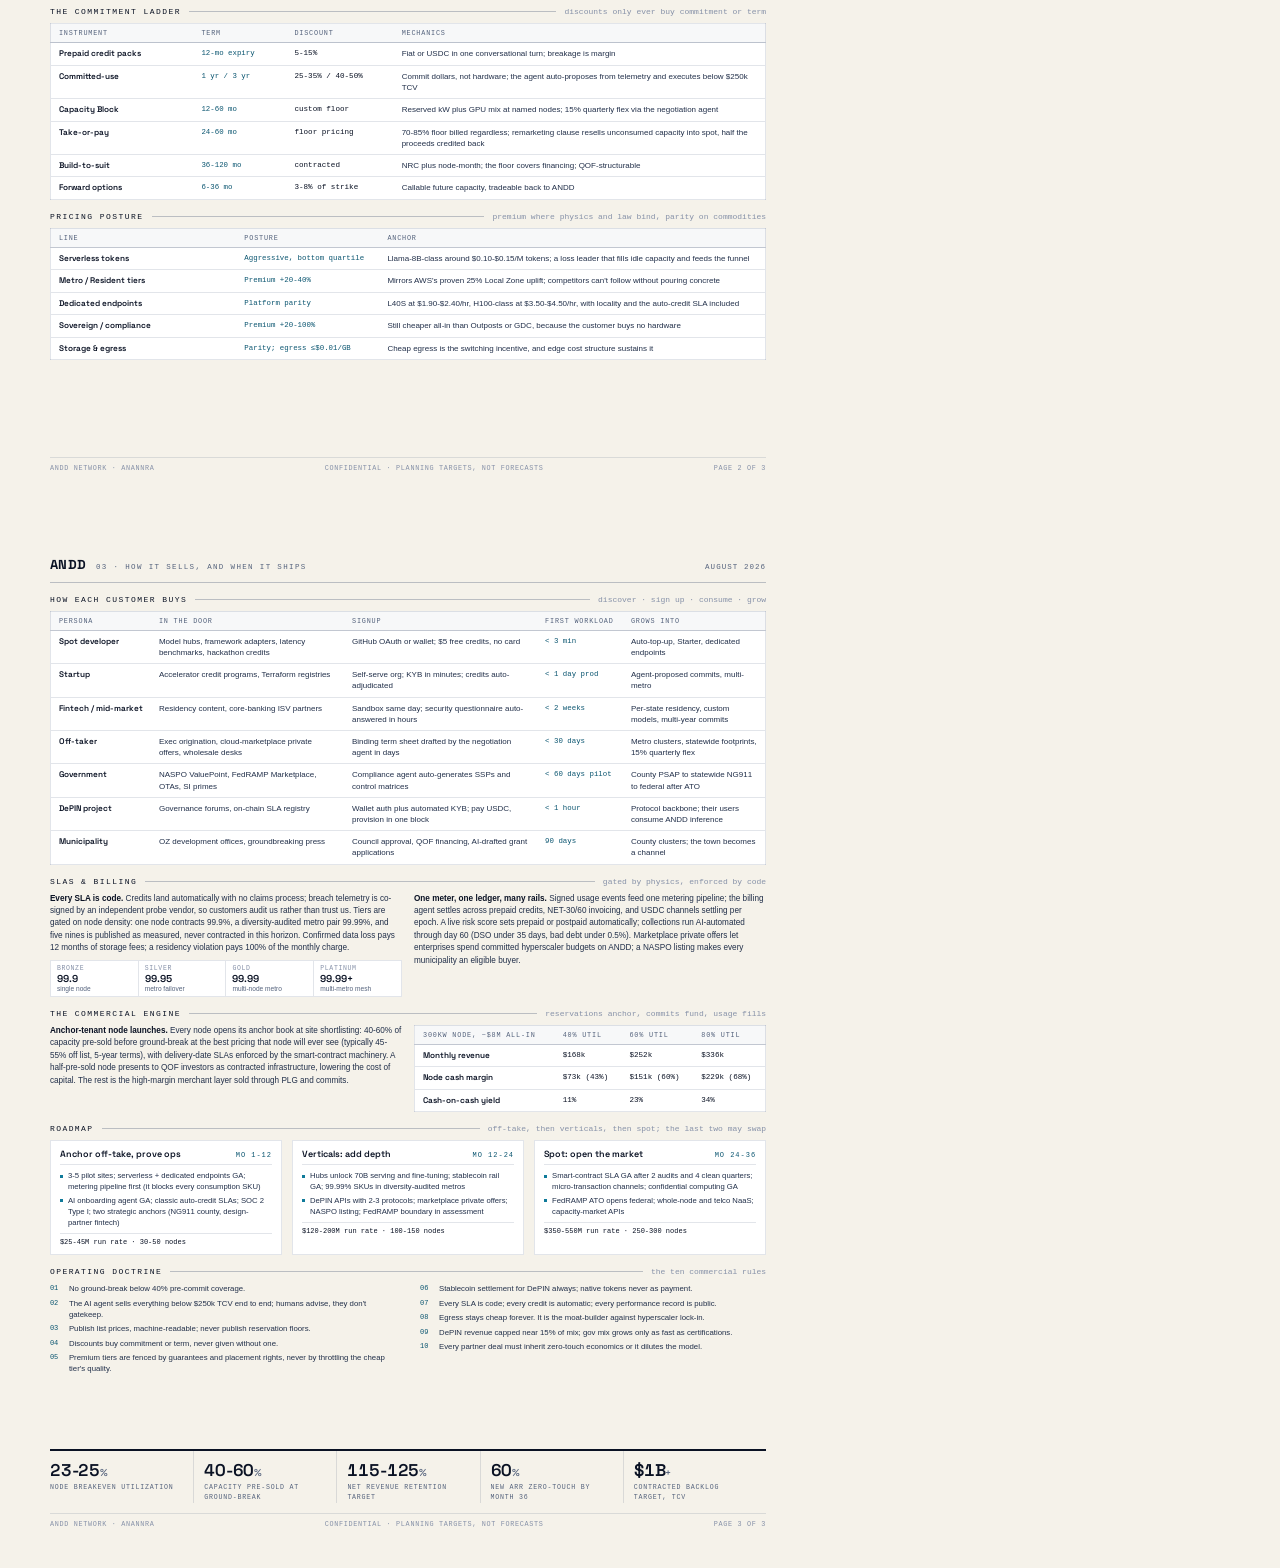
<file: briefs/andd-brief-3p.html>
<!doctype html>
<html lang="en">
<head>
<meta charset="utf-8">
<title>ANDD Product Brief · Three Pager</title>
<style>
@font-face {
  font-family: "Space Grotesk";
  src: url("fonts/SpaceGrotesk-var.woff2") format("woff2");
  font-weight: 300 700;
}
:root {
  --paper: #f5f2ea; --card: #ffffff;
  --ink0: #0a1224; --ink1: #22304a; --ink2: #55637d; --ink3: #8691a8;
  --cyan: #0f7a9a; --cyan-dim: #0a5570;
  --amber: #c27020; --violet: #6041c7; --lime: #3d7a2c; --rose: #c43a55;
  --line: rgba(20,40,80,0.12); --line-hi: rgba(20,40,80,0.26);
  --disp: "Space Grotesk", "Geist", "Liberation Sans", sans-serif;
  --body: "Inter", "Liberation Sans", sans-serif;
  --mono: "JetBrains Mono", "Geist Mono", monospace;
}
* { margin: 0; padding: 0; box-sizing: border-box; }
@page { size: letter; margin: 0; }
html, body { background: var(--paper); }
body { font-family: var(--body); color: var(--ink0); }
.sheet { width: 8.5in; height: 11in; overflow: hidden; position: relative; padding: 0.46in 0.52in 0.42in; display: flex; flex-direction: column; page-break-after: always; background: var(--paper); }
.sheet:last-child { page-break-after: auto; }

.mast { display: flex; align-items: baseline; justify-content: space-between; border-bottom: 2px solid var(--ink0); padding-bottom: 8px; }
.mast .wordmark { display: flex; align-items: baseline; gap: 9px; }
.wordmark svg { position: relative; top: 1px; }
.wordmark .name { font-family: var(--disp); font-weight: 700; font-size: 19px; letter-spacing: 0.04em; }
.wordmark .co { font-family: var(--mono); font-size: 7.5px; letter-spacing: 0.18em; color: var(--ink2); text-transform: uppercase; }
.mast .doc { text-align: right; font-family: var(--mono); font-size: 7.5px; letter-spacing: 0.14em; text-transform: uppercase; color: var(--ink2); line-height: 1.7; }
.mast .doc b { color: var(--cyan-dim); font-weight: 500; }
.mast.thin { border-bottom-width: 1px; border-color: var(--line-hi); }
.mast.thin .name { font-size: 13px; }

.head { padding: 14px 0 12px; border-bottom: 1px solid var(--line); }
.eyebrow { font-family: var(--mono); font-size: 8px; letter-spacing: 0.2em; text-transform: uppercase; color: var(--cyan); margin-bottom: 7px; }
h1 { font-family: var(--disp); font-weight: 600; font-size: 25px; line-height: 1.14; letter-spacing: -0.012em; max-width: 44ch; text-wrap: balance; }
.dek { margin-top: 8px; font-size: 10px; line-height: 1.52; color: var(--ink1); }
.dek b { font-weight: 600; color: var(--ink0); }

.assets { display: grid; grid-template-columns: 1fr 1fr 1fr; gap: 10px; padding: 11px 0 12px; border-bottom: 1px solid var(--line); }
.asset { border-left: 2px solid var(--cyan); padding-left: 9px; }
.asset .k { font-family: var(--disp); font-weight: 600; font-size: 10.5px; margin-bottom: 3px; }
.asset .v { font-size: 8.5px; line-height: 1.45; color: var(--ink1); }

.sec { display: flex; align-items: baseline; gap: 8px; margin: 12px 0 7px; }
.sec .t { font-family: var(--mono); font-size: 8px; letter-spacing: 0.18em; text-transform: uppercase; color: var(--ink0); font-weight: 500; }
.sec .rule { flex: 1; height: 1px; background: var(--line-hi); position: relative; top: -2px; }
.sec .n { font-family: var(--mono); font-size: 8px; color: var(--ink3); }

table.dt { width: 100%; border-collapse: collapse; background: var(--card); border: 1px solid var(--line); }
.dt th { font-family: var(--mono); font-size: 6.8px; letter-spacing: 0.12em; text-transform: uppercase; color: var(--ink2); font-weight: 500; text-align: left; padding: 5px 8px; border-bottom: 1px solid var(--line-hi); background: rgba(20,40,80,0.03); }
.dt td { font-size: 8px; line-height: 1.4; color: var(--ink1); padding: 5px 8px; border-bottom: 1px solid var(--line); vertical-align: top; }
.dt tr:last-child td { border-bottom: 0; }
.dt td.k { font-family: var(--disp); font-weight: 600; font-size: 8.2px; color: var(--ink0); white-space: nowrap; }
.dt td.m { font-family: var(--mono); font-size: 7.4px; color: var(--cyan-dim); white-space: nowrap; }
.dt td.num { font-family: var(--mono); font-size: 7.6px; color: var(--ink0); font-variant-numeric: tabular-nums; }

.tiles { display: grid; grid-template-columns: repeat(4, 1fr); gap: 10px; }
.tile { background: var(--card); border: 1px solid var(--line); padding: 7px 9px 8px; }
.tile .num { font-family: var(--disp); font-weight: 600; font-size: 15px; letter-spacing: -0.01em; font-variant-numeric: tabular-nums; }
.tile .num small { font-size: 9px; font-weight: 500; color: var(--ink2); }
.tile .lab { font-family: var(--mono); font-size: 6.4px; letter-spacing: 0.1em; text-transform: uppercase; color: var(--ink2); margin-top: 2px; line-height: 1.5; }

.offers { display: grid; grid-template-columns: 1fr 1fr; gap: 6px 12px; }
.offer { background: var(--card); border: 1px solid var(--line); border-top: 2px solid var(--key, var(--cyan)); padding: 6px 8px; }
.offer .row1 { display: flex; justify-content: space-between; align-items: baseline; }
.offer .nm { font-family: var(--disp); font-weight: 600; font-size: 9px; }
.offer .cd { font-family: var(--mono); font-size: 6.8px; letter-spacing: 0.12em; color: var(--ink3); }
.offer .ds { font-size: 7.9px; color: var(--ink1); line-height: 1.42; margin-top: 2px; }

.band2 { display: grid; grid-template-columns: 1fr 1fr; gap: 12px; }
.mini p { font-size: 8.2px; line-height: 1.52; color: var(--ink1); margin-bottom: 5px; }
.mini p:last-child { margin-bottom: 0; }
.mini p b { color: var(--ink0); font-weight: 600; }
.slaladder { display: flex; margin-top: 2px; border: 1px solid var(--line); background: var(--card); }
.slaladder .step { flex: 1; padding: 4px 6px; border-right: 1px solid var(--line); }
.slaladder .step:last-child { border-right: 0; }
.slaladder .lv { font-family: var(--mono); font-size: 6.5px; letter-spacing: 0.1em; text-transform: uppercase; color: var(--ink3); }
.slaladder .pc { font-family: var(--disp); font-weight: 600; font-size: 10px; font-variant-numeric: tabular-nums; }
.slaladder .sc { font-size: 6.6px; color: var(--ink2); }

.road { display: grid; grid-template-columns: 1fr 1fr 1fr; gap: 10px; }
.phase { background: var(--card); border: 1px solid var(--line); padding: 7px 9px 8px; }
.phase .ph { display: flex; justify-content: space-between; align-items: baseline; border-bottom: 1px solid var(--line); padding-bottom: 4px; margin-bottom: 5px; }
.phase .mo { font-family: var(--mono); font-size: 7px; letter-spacing: 0.14em; color: var(--cyan-dim); }
.phase .nm { font-family: var(--disp); font-weight: 600; font-size: 9px; }
.phase ul { list-style: none; }
.phase li { font-size: 7.7px; line-height: 1.45; color: var(--ink1); padding-left: 8px; position: relative; margin-bottom: 2px; }
.phase li::before { content: ""; position: absolute; left: 0; top: 4.4px; width: 3px; height: 3px; background: var(--cyan); }
.phase .tgt { margin-top: 5px; padding-top: 4px; border-top: 1px solid var(--line); font-family: var(--mono); font-size: 7px; color: var(--ink0); }

.stats { display: grid; grid-template-columns: repeat(5, 1fr); border-top: 2px solid var(--ink0); margin-top: auto; }
.stat { padding: 8px 10px 0 0; }
.stat + .stat { border-left: 1px solid var(--line); padding-left: 10px; }
.stat .num { font-family: var(--disp); font-weight: 600; font-size: 17px; letter-spacing: -0.01em; font-variant-numeric: tabular-nums; }
.stat .num small { font-size: 10px; font-weight: 500; color: var(--ink2); }
.stat .lab { font-family: var(--mono); font-size: 6.6px; letter-spacing: 0.12em; text-transform: uppercase; color: var(--ink2); margin-top: 2px; line-height: 1.5; }

.foot { display: flex; justify-content: space-between; align-items: baseline; border-top: 1px solid var(--line); margin-top: 10px; padding-top: 6px; font-family: var(--mono); font-size: 6.8px; letter-spacing: 0.1em; text-transform: uppercase; color: var(--ink3); }
.push { margin-top: auto; }

.risks { columns: 2; column-gap: 24px; }
.risk-i { display: flex; gap: 7px; margin-bottom: 3.5px; break-inside: avoid; }
.risk-i .no { font-family: var(--mono); font-size: 7px; color: var(--rose); position: relative; top: 1px; min-width: 12px; }
.risk-i .tx { font-size: 7.8px; line-height: 1.42; color: var(--ink1); }
.risk-i .tx b { color: var(--ink0); font-weight: 600; }
.rules { columns: 2; column-gap: 24px; }
.rule-i { display: flex; gap: 7px; margin-bottom: 3.5px; break-inside: avoid; }
.rule-i .no { font-family: var(--mono); font-size: 7px; color: var(--cyan-dim); position: relative; top: 1px; min-width: 12px; }
.rule-i .tx { font-size: 7.8px; line-height: 1.42; color: var(--ink1); }
</style>
</head>
<body>

<!-- ============ PAGE 1 : WHY WE WIN ============ -->
<div class="sheet">

  <div class="mast">
    <div class="wordmark">
      <svg width="26" height="16" viewBox="0 0 26 16" fill="none">
        <line x1="3" y1="12" x2="12" y2="3" stroke="#0f7a9a" stroke-width="0.8"/>
        <line x1="12" y1="3" x2="22" y2="9" stroke="#0f7a9a" stroke-width="0.8"/>
        <line x1="3" y1="12" x2="15" y2="13" stroke="#0f7a9a" stroke-width="0.8"/>
        <line x1="15" y1="13" x2="22" y2="9" stroke="#0f7a9a" stroke-width="0.8"/>
        <line x1="12" y1="3" x2="15" y2="13" stroke="#0f7a9a" stroke-width="0.8"/>
        <circle cx="3" cy="12" r="2.1" fill="#0a1224"/><circle cx="12" cy="3" r="2.1" fill="#0a1224"/>
        <circle cx="22" cy="9" r="2.1" fill="#0a1224"/><circle cx="15" cy="13" r="2.1" fill="#0f7a9a"/>
      </svg>
      <span class="name">ANDD</span>
      <span class="co">AI native distributed datacenters</span>
    </div>
    <div class="doc"><b>Product brief · three pager</b><br>August 2026 · andd.network</div>
  </div>

  <div class="head">
    <div class="eyebrow">01 · Why we win</div>
    <h1>Compute within 10 milliseconds, sovereignty by construction, operated end to end by AI.</h1>
    <div class="dek">ANDD is a mesh of sub-2MW edge datacenters in Opportunity Zone metros, run by autonomous AI agents at a ratio of one human per 20-50 sites. Token prices have fallen roughly 99% since 2023 and keep falling, so we never anchor margin to $/token. The durable premiums attach to what does not deflate: <b>milliseconds (physics), jurisdiction (law), reliability (engineering), and compliance (regulation)</b>. Tokens bring customers onto the network; locality, sovereignty, and self-executing SLAs carry the margin.</div>
  </div>

  <div class="assets">
    <div class="asset"><div class="k">Proximity</div><div class="v">Heavy GPUs under 10ms from mid-size metros, sold as a priced, SLA-backed tier. No provider prices latency by geography today.</div></div>
    <div class="asset"><div class="k">Sovereignty</div><div class="v">Jurisdiction-pinned placement as a checkbox: attested residency, compliance bundles, air-gap and survive-in-place autonomy.</div></div>
    <div class="asset"><div class="k">Zero-touch operations</div><div class="v">The AI that runs the datacenters runs the funnel: quote to provisioned workload in minutes, every deal under $250k TCV closed without a human.</div></div>
  </div>

  <div class="sec"><span class="t">The market opening</span><div class="rule"></div><span class="n">live comparables, August 2026</span></div>
  <table class="dt">
    <tr><th style="width:19%">ANDD differentiator</th><th style="width:42%">State of the market</th><th>The opportunity</th></tr>
    <tr><td class="k">Latency</td><td>Serverless pricing ignores geography; AWS Local Zones charge +25% with thin GPU inventory; Cloudflare edge serves small models only</td><td>The only heavy-GPU capacity under 10ms from mid-size metros; a Metro tier at +25-40%</td></tr>
    <tr><td class="k">Sovereignty</td><td>Hyperscalers put hardware on the customer's premises and budget (Outposts, Azure Local, GDC); DePIN can't say where a workload ran</td><td>Residency as a product feature, not a consulting engagement</td></tr>
    <tr><td class="k">SLAs</td><td>Lambda and RunPod publish no numeric SLA; best in class is Baseten 99.99% and Fireworks 99.9%, both with manual claims</td><td>Oracle-fed credits that pay automatically; no competitor offers this</td></tr>
    <tr><td class="k">Dedicated capacity</td><td>Equinix Metal, the best API-provisioned bare metal, shut down June 30, 2026</td><td>A displaced buyer cohort in-market right now</td></tr>
    <tr><td class="k">Reliability + crypto rails</td><td>DePIN runs 60-80% below AWS but tops out near 99.7% uptime; Akash GPU supply fell over 57% QoQ as token rewards tightened</td><td>DePIN-grade settlement on datacenter-grade infrastructure; QOF-financed supply that doesn't churn with a token</td></tr>
    <tr><td class="k">Gov procurement</td><td>FedRAMP 20x fast-track began March 2026; NASPO ValuePoint gives states and counties RFP-free purchasing</td><td>The only sub-10ms GPU capacity on a pre-competed cooperative contract</td></tr>
    <tr><td class="k">Micro-billing</td><td>Per-token pricing exists but settlement doesn't; card-based prepaid breaks down for agentic and IoT per-request payment</td><td>Payment channels settling fractions of a cent per request</td></tr>
  </table>

  <div class="sec"><span class="t">Demand tailwind</span><div class="rule"></div><span class="n">why now</span></div>
  <div class="tiles">
    <div class="tile"><div class="num">2/3</div><div class="lab">Of all AI compute is now inference (was 1/3 in 2023)</div></div>
    <div class="tile"><div class="num">$30-37<small>B</small></div><div class="lab">Edge AI market in 2026, growing 22-29% CAGR</div></div>
    <div class="tile"><div class="num">$100<small>B+</small></div><div class="lab">Projected edge AI market by 2030</div></div>
    <div class="tile"><div class="num">80-90<small>%</small></div><div class="lab">Of a model's lifetime compute spend is inference</div></div>
  </div>

  <div class="sec"><span class="t">What could break it</span><div class="rule"></div><span class="n">top risks, engineered against</span></div>
  <div class="risks">
    <div class="risk-i"><span class="no">R1</span><span class="tx"><b>Edge GPU multi-tenancy.</b> Whole-GPU or MIG tenancy only in year 1; VM isolation for every untrusted tenant.</span></div>
    <div class="risk-i"><span class="no">R2</span><span class="tx"><b>Serverless cold starts on small pools.</b> Curated 5-8 model catalogs; every model warm somewhere under 2ms away; warm and flex tiers priced separately.</span></div>
    <div class="risk-i"><span class="no">R3</span><span class="tx"><b>Metering accuracy.</b> Signed idempotent events, dual-path counting, drift alerts below 0.1%. Under-bill on ambiguity, always.</span></div>
    <div class="risk-i"><span class="no">R4</span><span class="tx"><b>Oracle trust.</b> Two-of-two attestation with an independent probe vendor; on-chain credits only after 4 clean quarters and 2 audits.</span></div>
    <div class="risk-i"><span class="no">R5</span><span class="tx"><b>Fictional backhaul diversity at OZ sites.</b> Conduit-level path verification before signing; sites that fail the audit sell uptime-only SKUs.</span></div>
    <div class="risk-i"><span class="no">R6</span><span class="tx"><b>FedRAMP calendar.</b> Small boundary, StateRAMP revenue in parallel, and no revenue plan keyed to ATO dates.</span></div>
  </div>

  <div class="foot push">
    <span>ANDD Network · Anannra</span>
    <span>Confidential · planning targets, not forecasts</span>
    <span>Page 1 of 3</span>
  </div>
</div>

<!-- ============ PAGE 2 : WHAT WE SELL ============ -->
<div class="sheet">

  <div class="mast thin">
    <div class="wordmark"><span class="name">ANDD</span><span class="co">02 · What we sell, and for how much</span></div>
    <div class="doc">August 2026</div>
  </div>

  <div class="sec"><span class="t">The catalog</span><div class="rule"></div><span class="n">8 lines · ~40 SKU families</span></div>
  <div class="offers">
    <div class="offer" style="--key:#0f7a9a"><div class="row1"><span class="nm">Inference &amp; AI services</span><span class="cd">AI</span></div><div class="ds">OpenAI-compatible serverless tokens in Standard, Metro (latency SLA, +15-40%), Resident (jurisdiction-pinned, +20-30%), and Batch (half price). Dedicated endpoints on named GPUs with guaranteed tokens/sec (commits save 20-40%). Fine-tuning at hubs with conversational job launch.</div></div>
    <div class="offer" style="--key:#0a5570"><div class="row1"><span class="nm">Compute</span><span class="cd">CMP</span></div><div class="ds">GPU-hours on-demand, reserved (-30-55%), spot (-60-75%, 2-minute reclaim, the mechanism that monetizes idle capacity), and MIG fractions. Managed K8s, scale-to-zero containers, VMs, and bare metal aimed at Equinix Metal's orphaned customers.</div></div>
    <div class="offer" style="--key:#3d7a2c"><div class="row1"><span class="nm">Storage</span><span class="cd">STO</span></div><div class="ds">S3-compatible object erasure-coded across 3+ nodes (11-nines durability, gated on node count), attested residency pinning (+25-40%), block, file, archive at a fifth of object price, managed backup. Egress at $0.01/GB or less, free intra-fabric.</div></div>
    <div class="offer" style="--key:#55637d"><div class="row1"><span class="nm">Network</span><span class="cd">NET</span></div><div class="ds">Private interconnect into premises and cloud on-ramps (AWS DX, Azure ER, GCP), carrier-neutral peering, metro wavelengths, CDN with semantic AI-response caching, zero-trust mesh VPN across a customer's footprint.</div></div>
    <div class="offer" style="--key:#c43a55"><div class="row1"><span class="nm">Sovereign &amp; government</span><span class="cd">SOV</span></div><div class="ds">Secure cages (12-60-month terms), FedRAMP/CJIS/HIPAA/ITAR bundles (+15-35%) sold only after the authorization exists, air-gapped survive-in-place nodes with SCIF options, NG911 continuity per PSAP, sovereign model enclaves with attested no-egress.</div></div>
    <div class="offer" style="--key:#6041c7"><div class="row1"><span class="nm">DePIN &amp; Web3</span><span class="cd">DPN</span></div><div class="ds">Validator hosting with anti-correlation guarantees (no two validators share a node or power region), managed RPC, verifiable compute with TEE attestations, and programmable SLAs (5% attach) whose stablecoin credits cascade into a protocol's own commitments.</div></div>
    <div class="offer" style="--key:#c27020"><div class="row1"><span class="nm">Whole-node</span><span class="cd">NOD</span></div><div class="ds">Node leases (36-60 months, build-to-suit with take-or-pay), private nodes on hospital, utility, and campus sites, Node-as-a-Service for telcos (white-label, MEC-ready) and municipalities (QOF-financeable, 5-10-year terms), fractional nodes from 25%.</div></div>
    <div class="offer" style="--key:#8691a8"><div class="row1"><span class="nm">Marketplace</span><span class="cd">MKT</span></div><div class="ds">Prepaid credits from $5 to $50k (card, ACH, USDC provisioned within one block), per-call pay-as-you-go with no subscription or minimum, a public machine-readable spot exchange, and in Phase 3 a model hub (ANDD takes 15-20%) and agent-template store.</div></div>
  </div>

  <div class="sec"><span class="t">Tiers</span><div class="rule"></div><span class="n">platform fee unlocks limits, SLA, support; usage meters on top</span></div>
  <table class="dt">
    <tr><th style="width:15%"></th><th>Free</th><th>Starter</th><th>Pro</th><th>Enterprise</th><th>Gov</th></tr>
    <tr><td class="k">Platform fee</td><td class="num">$0</td><td class="num">$49/mo</td><td class="num">$499/mo</td><td class="num">~$60k/yr min</td><td>Contract vehicle</td></tr>
    <tr><td class="k">Default SLA</td><td>Best-effort</td><td>Bronze 99.9%</td><td>Silver 99.95%</td><td>Gold 99.99%</td><td>Gold / Platinum-track</td></tr>
    <tr><td class="k">Auto-credit SLA</td><td>None</td><td>Attach option</td><td>Attach option</td><td>Included</td><td>Included where permitted</td></tr>
    <tr><td class="k">Residency</td><td>None</td><td>Metro</td><td>State</td><td>State/county + attestation</td><td>Full sovereign controls</td></tr>
    <tr><td class="k">Billing</td><td>Prepaid only</td><td>Monthly, NET 30</td><td>Monthly/annual</td><td>Annual, NET 45-60</td><td>Per procurement</td></tr>
  </table>

  <div class="sec"><span class="t">The commitment ladder</span><div class="rule"></div><span class="n">discounts only ever buy commitment or term</span></div>
  <table class="dt">
    <tr><th style="width:20%">Instrument</th><th style="width:13%">Term</th><th style="width:15%">Discount</th><th>Mechanics</th></tr>
    <tr><td class="k">Prepaid credit packs</td><td class="m">12-mo expiry</td><td class="num">5-15%</td><td>Fiat or USDC in one conversational turn; breakage is margin</td></tr>
    <tr><td class="k">Committed-use</td><td class="m">1 yr / 3 yr</td><td class="num">25-35% / 40-50%</td><td>Commit dollars, not hardware; the agent auto-proposes from telemetry and executes below $250k TCV</td></tr>
    <tr><td class="k">Capacity Block</td><td class="m">12-60 mo</td><td class="num">custom floor</td><td>Reserved kW plus GPU mix at named nodes; 15% quarterly flex via the negotiation agent</td></tr>
    <tr><td class="k">Take-or-pay</td><td class="m">24-60 mo</td><td class="num">floor pricing</td><td>70-85% floor billed regardless; remarketing clause resells unconsumed capacity into spot, half the proceeds credited back</td></tr>
    <tr><td class="k">Build-to-suit</td><td class="m">36-120 mo</td><td class="num">contracted</td><td>NRC plus node-month; the floor covers financing; QOF-structurable</td></tr>
    <tr><td class="k">Forward options</td><td class="m">6-36 mo</td><td class="num">3-8% of strike</td><td>Callable future capacity, tradeable back to ANDD</td></tr>
  </table>

  <div class="sec"><span class="t">Pricing posture</span><div class="rule"></div><span class="n">premium where physics and law bind, parity on commodities</span></div>
  <table class="dt">
    <tr><th style="width:26%">Line</th><th style="width:20%">Posture</th><th>Anchor</th></tr>
    <tr><td class="k">Serverless tokens</td><td class="m">Aggressive, bottom quartile</td><td>Llama-8B-class around $0.10-$0.15/M tokens; a loss leader that fills idle capacity and feeds the funnel</td></tr>
    <tr><td class="k">Metro / Resident tiers</td><td class="m">Premium +20-40%</td><td>Mirrors AWS's proven 25% Local Zone uplift; competitors can't follow without pouring concrete</td></tr>
    <tr><td class="k">Dedicated endpoints</td><td class="m">Platform parity</td><td>L40S at $1.90-$2.40/hr, H100-class at $3.50-$4.50/hr, with locality and the auto-credit SLA included</td></tr>
    <tr><td class="k">Sovereign / compliance</td><td class="m">Premium +20-100%</td><td>Still cheaper all-in than Outposts or GDC, because the customer buys no hardware</td></tr>
    <tr><td class="k">Storage &amp; egress</td><td class="m">Parity; egress &le;$0.01/GB</td><td>Cheap egress is the switching incentive, and edge cost structure sustains it</td></tr>
  </table>

  <div class="foot push">
    <span>ANDD Network · Anannra</span>
    <span>Confidential · planning targets, not forecasts</span>
    <span>Page 2 of 3</span>
  </div>
</div>

<!-- ============ PAGE 3 : HOW IT SELLS AND SHIPS ============ -->
<div class="sheet">

  <div class="mast thin">
    <div class="wordmark"><span class="name">ANDD</span><span class="co">03 · How it sells, and when it ships</span></div>
    <div class="doc">August 2026</div>
  </div>

  <div class="sec"><span class="t">How each customer buys</span><div class="rule"></div><span class="n">discover · sign up · consume · grow</span></div>
  <table class="dt">
    <tr><th style="width:14%">Persona</th><th style="width:27%">In the door</th><th style="width:27%">Signup</th><th style="width:12%">First workload</th><th>Grows into</th></tr>
    <tr><td class="k">Spot developer</td><td>Model hubs, framework adapters, latency benchmarks, hackathon credits</td><td>GitHub OAuth or wallet; $5 free credits, no card</td><td class="m">&lt; 3 min</td><td>Auto-top-up, Starter, dedicated endpoints</td></tr>
    <tr><td class="k">Startup</td><td>Accelerator credit programs, Terraform registries</td><td>Self-serve org; KYB in minutes; credits auto-adjudicated</td><td class="m">&lt; 1 day prod</td><td>Agent-proposed commits, multi-metro</td></tr>
    <tr><td class="k">Fintech / mid-market</td><td>Residency content, core-banking ISV partners</td><td>Sandbox same day; security questionnaire auto-answered in hours</td><td class="m">&lt; 2 weeks</td><td>Per-state residency, custom models, multi-year commits</td></tr>
    <tr><td class="k">Off-taker</td><td>Exec origination, cloud-marketplace private offers, wholesale desks</td><td>Binding term sheet drafted by the negotiation agent in days</td><td class="m">&lt; 30 days</td><td>Metro clusters, statewide footprints, 15% quarterly flex</td></tr>
    <tr><td class="k">Government</td><td>NASPO ValuePoint, FedRAMP Marketplace, OTAs, SI primes</td><td>Compliance agent auto-generates SSPs and control matrices</td><td class="m">&lt; 60 days pilot</td><td>County PSAP to statewide NG911 to federal after ATO</td></tr>
    <tr><td class="k">DePIN project</td><td>Governance forums, on-chain SLA registry</td><td>Wallet auth plus automated KYB; pay USDC, provision in one block</td><td class="m">&lt; 1 hour</td><td>Protocol backbone; their users consume ANDD inference</td></tr>
    <tr><td class="k">Municipality</td><td>OZ development offices, groundbreaking press</td><td>Council approval, QOF financing, AI-drafted grant applications</td><td class="m">90 days</td><td>County clusters; the town becomes a channel</td></tr>
  </table>

  <div class="sec"><span class="t">SLAs &amp; billing</span><div class="rule"></div><span class="n">gated by physics, enforced by code</span></div>
  <div class="band2">
    <div class="mini">
      <p><b>Every SLA is code.</b> Credits land automatically with no claims process; breach telemetry is co-signed by an independent probe vendor, so customers audit us rather than trust us. Tiers are gated on node density: one node contracts 99.9%, a diversity-audited metro pair 99.99%, and five nines is published as measured, never contracted in this horizon. Confirmed data loss pays 12 months of storage fees; a residency violation pays 100% of the monthly charge.</p>
      <div class="slaladder">
        <div class="step"><div class="lv">Bronze</div><div class="pc">99.9</div><div class="sc">single node</div></div>
        <div class="step"><div class="lv">Silver</div><div class="pc">99.95</div><div class="sc">metro failover</div></div>
        <div class="step"><div class="lv">Gold</div><div class="pc">99.99</div><div class="sc">multi-node metro</div></div>
        <div class="step"><div class="lv">Platinum</div><div class="pc">99.99+</div><div class="sc">multi-metro mesh</div></div>
      </div>
    </div>
    <div class="mini">
      <p><b>One meter, one ledger, many rails.</b> Signed usage events feed one metering pipeline; the billing agent settles across prepaid credits, NET-30/60 invoicing, and USDC channels settling per epoch. A live risk score sets prepaid or postpaid automatically; collections run AI-automated through day 60 (DSO under 35 days, bad debt under 0.5%). Marketplace private offers let enterprises spend committed hyperscaler budgets on ANDD; a NASPO listing makes every municipality an eligible buyer.</p>
    </div>
  </div>

  <div class="sec"><span class="t">The commercial engine</span><div class="rule"></div><span class="n">reservations anchor, commits fund, usage fills</span></div>
  <div class="band2">
    <div class="mini">
      <p><b>Anchor-tenant node launches.</b> Every node opens its anchor book at site shortlisting: 40-60% of capacity pre-sold before ground-break at the best pricing that node will ever see (typically 45-55% off list, 5-year terms), with delivery-date SLAs enforced by the smart-contract machinery. A half-pre-sold node presents to QOF investors as contracted infrastructure, lowering the cost of capital. The rest is the high-margin merchant layer sold through PLG and commits.</p>
    </div>
    <table class="dt" style="align-self:start">
      <tr><th>300kW node, ~$8M all-in</th><th>40% util</th><th>60% util</th><th>80% util</th></tr>
      <tr><td class="k">Monthly revenue</td><td class="num">$168k</td><td class="num">$252k</td><td class="num">$336k</td></tr>
      <tr><td class="k">Node cash margin</td><td class="num">$73k (43%)</td><td class="num">$151k (60%)</td><td class="num">$229k (68%)</td></tr>
      <tr><td class="k">Cash-on-cash yield</td><td class="num">11%</td><td class="num">23%</td><td class="num">34%</td></tr>
    </table>
  </div>

  <div class="sec"><span class="t">Roadmap</span><div class="rule"></div><span class="n">off-take, then verticals, then spot; the last two may swap</span></div>
  <div class="road">
    <div class="phase"><div class="ph"><span class="nm">Anchor off-take, prove ops</span><span class="mo">MO 1-12</span></div><ul>
      <li>3-5 pilot sites; serverless + dedicated endpoints GA; metering pipeline first (it blocks every consumption SKU)</li>
      <li>AI onboarding agent GA; classic auto-credit SLAs; SOC 2 Type I; two strategic anchors (NG911 county, design-partner fintech)</li>
    </ul><div class="tgt">$25-45M run rate · 30-50 nodes</div></div>
    <div class="phase"><div class="ph"><span class="nm">Verticals: add depth</span><span class="mo">MO 12-24</span></div><ul>
      <li>Hubs unlock 70B serving and fine-tuning; stablecoin rail GA; 99.99% SKUs in diversity-audited metros</li>
      <li>DePIN APIs with 2-3 protocols; marketplace private offers; NASPO listing; FedRAMP boundary in assessment</li>
    </ul><div class="tgt">$120-200M run rate · 100-150 nodes</div></div>
    <div class="phase"><div class="ph"><span class="nm">Spot: open the market</span><span class="mo">MO 24-36</span></div><ul>
      <li>Smart-contract SLA GA after 2 audits and 4 clean quarters; micro-transaction channels; confidential computing GA</li>
      <li>FedRAMP ATO opens federal; whole-node and telco NaaS; capacity-market APIs</li>
    </ul><div class="tgt">$350-550M run rate · 250-300 nodes</div></div>
  </div>

  <div class="sec"><span class="t">Operating doctrine</span><div class="rule"></div><span class="n">the ten commercial rules</span></div>
  <div class="rules">
    <div class="rule-i"><span class="no">01</span><span class="tx">No ground-break below 40% pre-commit coverage.</span></div>
    <div class="rule-i"><span class="no">02</span><span class="tx">The AI agent sells everything below $250k TCV end to end; humans advise, they don't gatekeep.</span></div>
    <div class="rule-i"><span class="no">03</span><span class="tx">Publish list prices, machine-readable; never publish reservation floors.</span></div>
    <div class="rule-i"><span class="no">04</span><span class="tx">Discounts buy commitment or term, never given without one.</span></div>
    <div class="rule-i"><span class="no">05</span><span class="tx">Premium tiers are fenced by guarantees and placement rights, never by throttling the cheap tier's quality.</span></div>
    <div class="rule-i"><span class="no">06</span><span class="tx">Stablecoin settlement for DePIN always; native tokens never as payment.</span></div>
    <div class="rule-i"><span class="no">07</span><span class="tx">Every SLA is code; every credit is automatic; every performance record is public.</span></div>
    <div class="rule-i"><span class="no">08</span><span class="tx">Egress stays cheap forever. It is the moat-builder against hyperscaler lock-in.</span></div>
    <div class="rule-i"><span class="no">09</span><span class="tx">DePIN revenue capped near 15% of mix; gov mix grows only as fast as certifications.</span></div>
    <div class="rule-i"><span class="no">10</span><span class="tx">Every partner deal must inherit zero-touch economics or it dilutes the model.</span></div>
  </div>

  <div class="stats">
    <div class="stat"><div class="num">23-25<small>%</small></div><div class="lab">Node breakeven utilization</div></div>
    <div class="stat"><div class="num">40-60<small>%</small></div><div class="lab">Capacity pre-sold at ground-break</div></div>
    <div class="stat"><div class="num">115-125<small>%</small></div><div class="lab">Net revenue retention target</div></div>
    <div class="stat"><div class="num">60<small>%</small></div><div class="lab">New ARR zero-touch by month 36</div></div>
    <div class="stat"><div class="num">$1B<small>+</small></div><div class="lab">Contracted backlog target, TCV</div></div>
  </div>

  <div class="foot">
    <span>ANDD Network · Anannra</span>
    <span>Confidential · planning targets, not forecasts</span>
    <span>Page 3 of 3</span>
  </div>
</div>

</body>
</html>
</file>
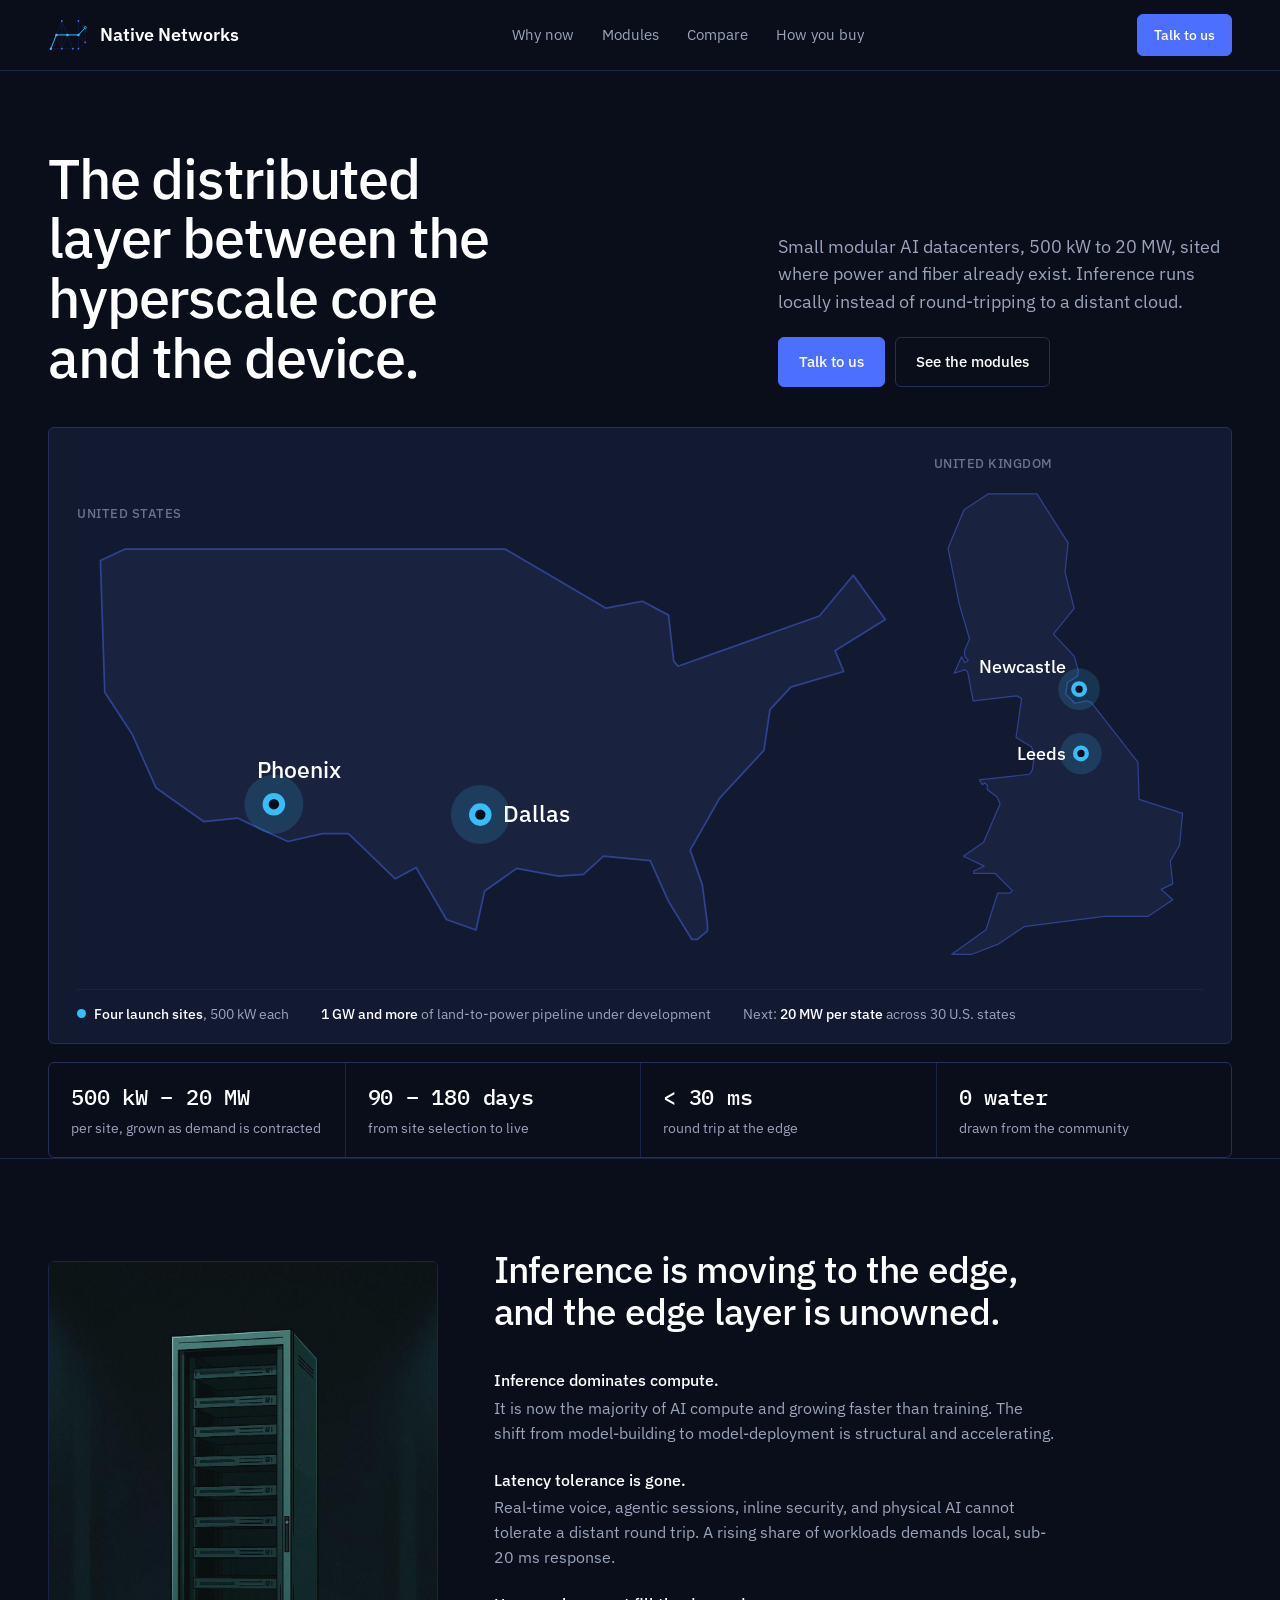
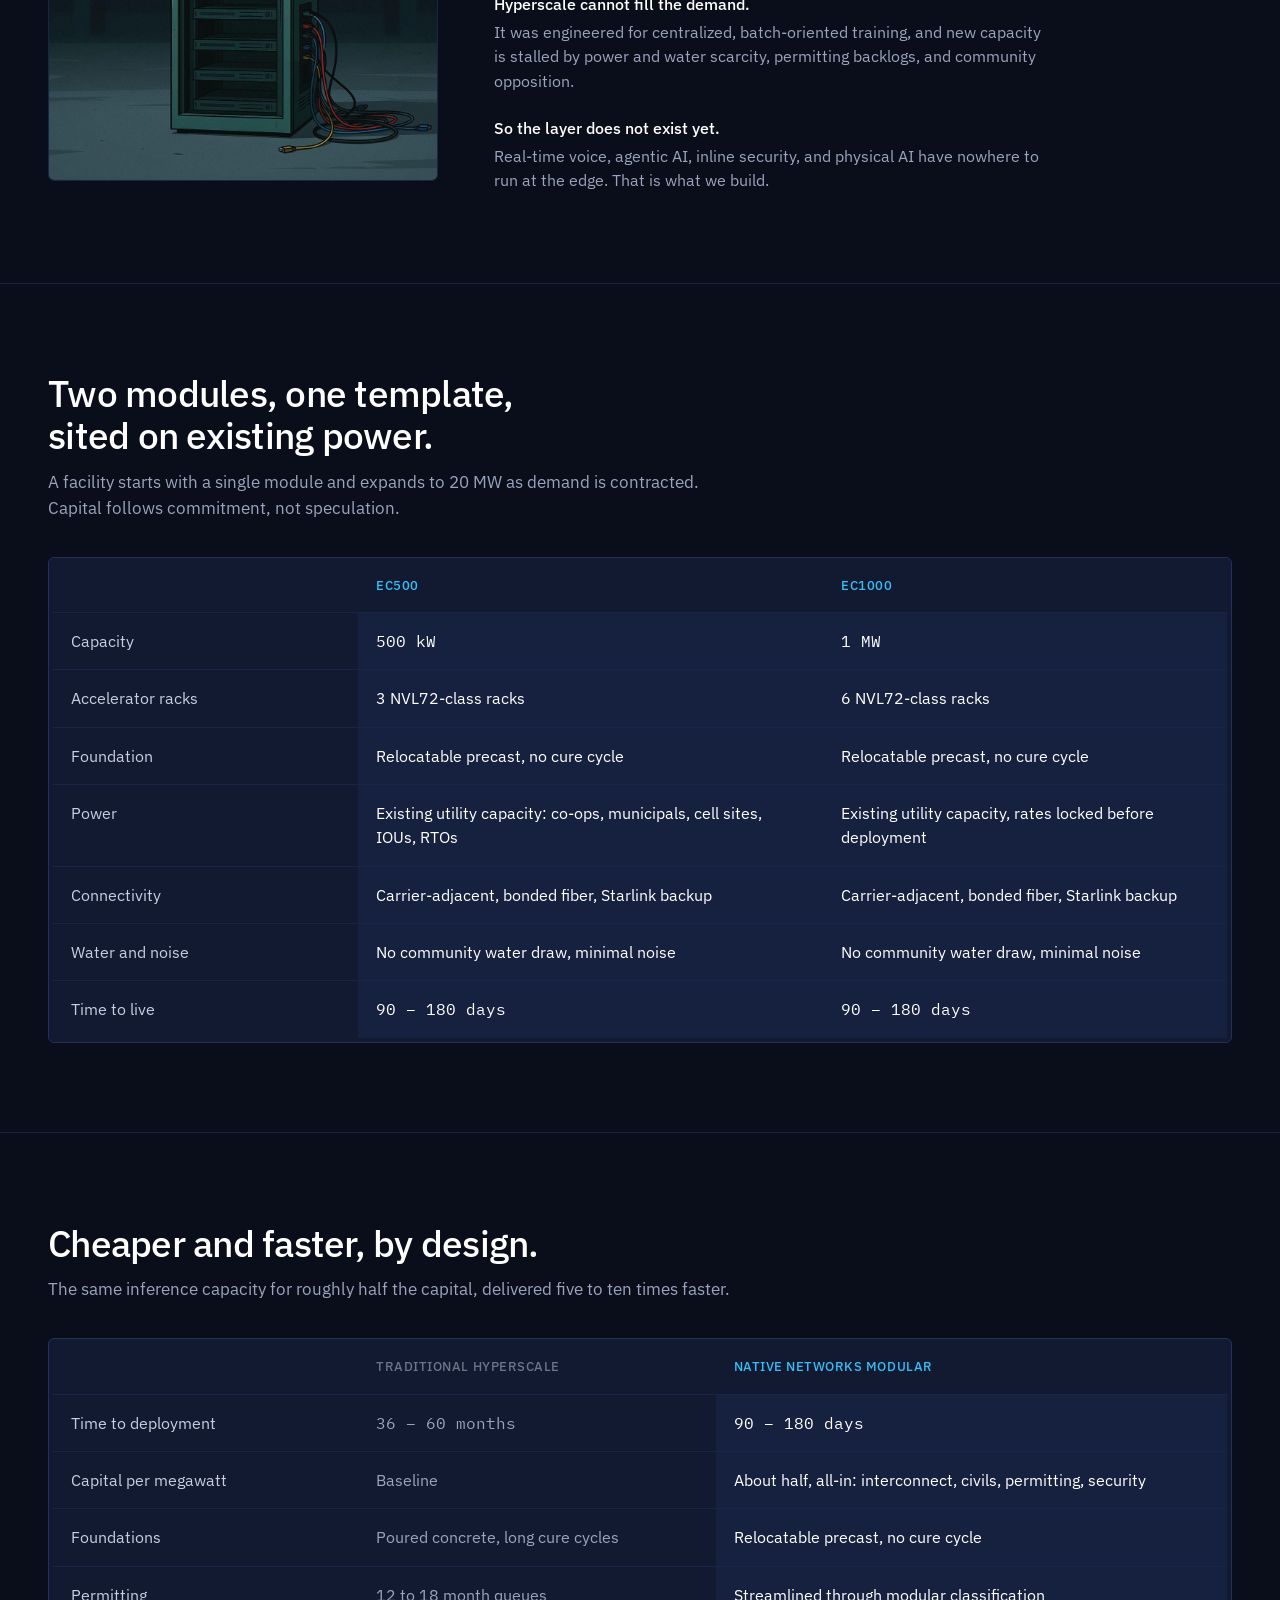
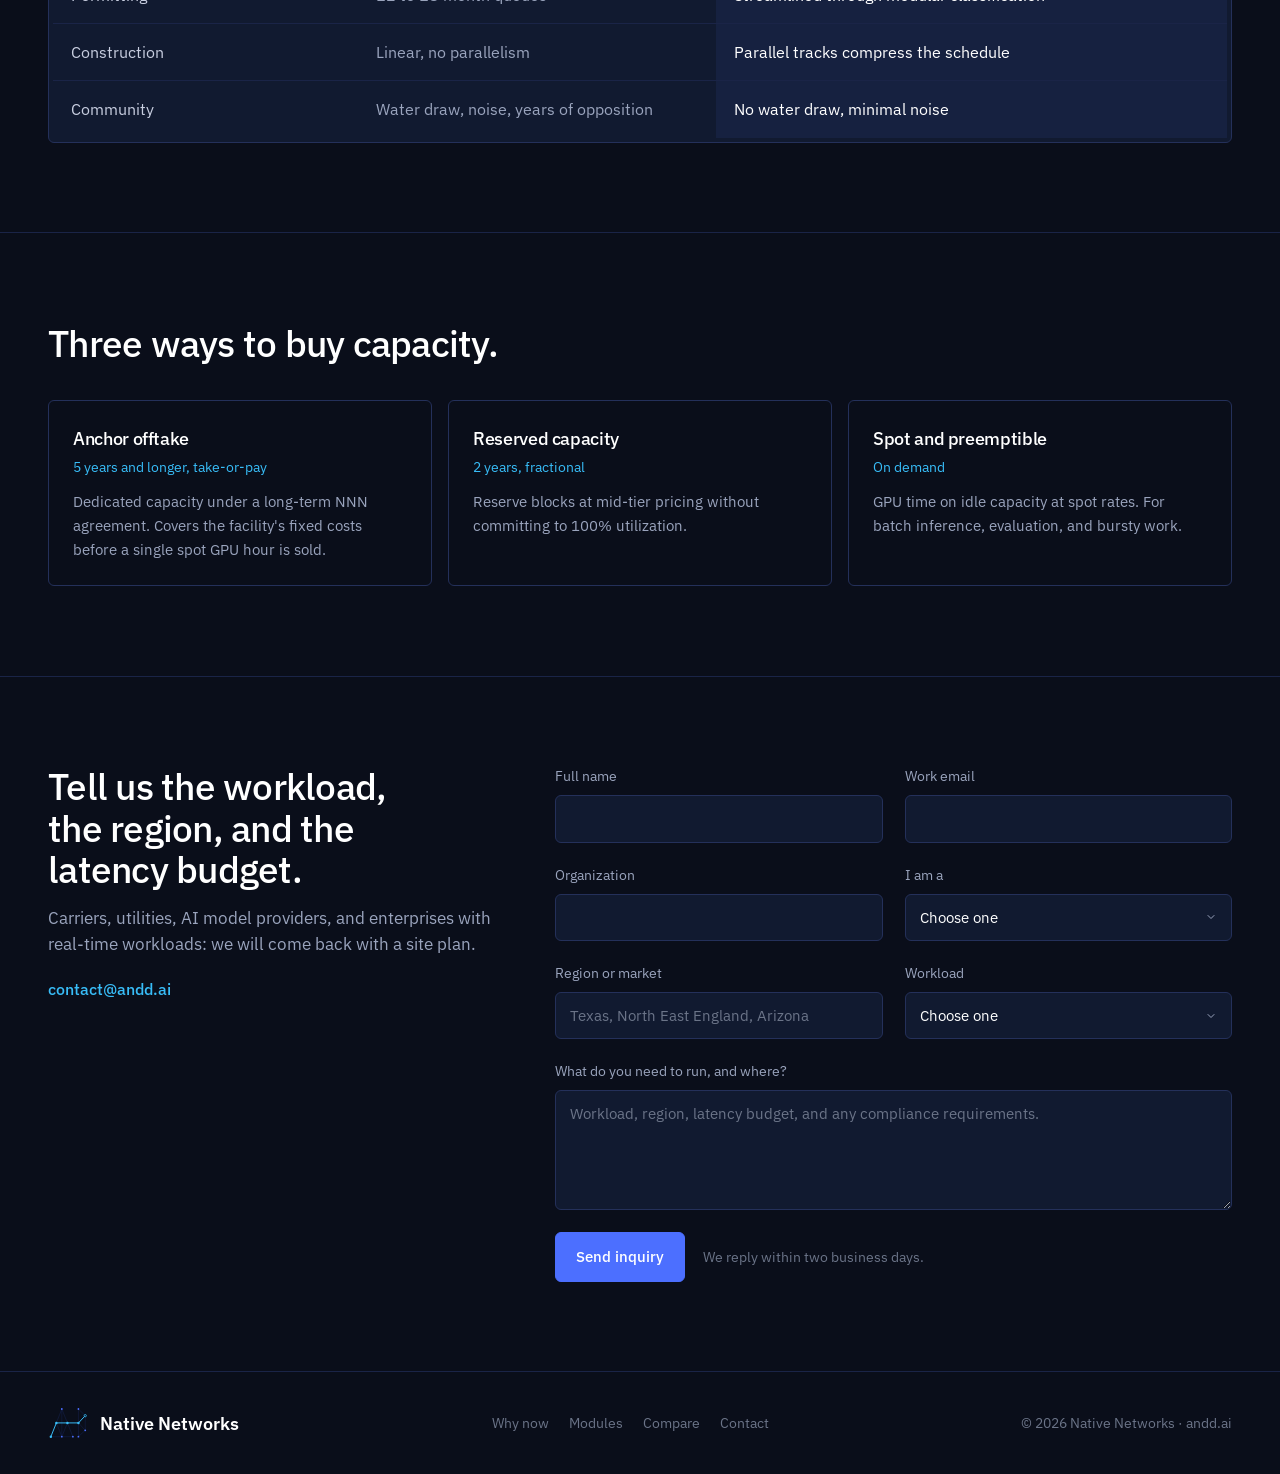
<file: proposals/field.html>
<!DOCTYPE html>
<html lang="en">
<head>
<meta charset="UTF-8">
<meta name="viewport" content="width=device-width, initial-scale=1">
<title>Native Networks</title>
<meta name="description" content="Native Networks builds and operates small modular AI datacenters, 500 kW to 20 MW, sited where power and fiber already exist. Inference runs locally instead of round-tripping to a distant cloud.">
<meta name="theme-color" content="#0A0E1A">
<link rel="preconnect" href="https://fonts.googleapis.com"><link rel="preconnect" href="https://fonts.gstatic.com" crossorigin>
<link href="https://fonts.googleapis.com/css2?family=IBM+Plex+Sans:ital,wght@0,400;0,500;0,600;1,400&family=IBM+Plex+Mono:wght@400;500&display=swap" rel="stylesheet">

<style>
:root {
  --bg: #0A0E1A; --surface: #111A30; --surface-2: #19223E;
  --line: #24305A; --line-soft: #1A2447;
  --indigo: #4C6FFF; --indigo-hi: #6383FF; --indigo-fill: #454FC4; --sky: #38BDF8; --navy: #1E2F72;
  --ink-0: #FFFFFF; --ink-1: #C8CEE0; --ink-2: #9AA4BD; --ink-3: #6B7488;
  --radius: 6px; --font: 'IBM Plex Sans', 'Helvetica Neue', Arial, sans-serif; --mono: 'IBM Plex Mono', ui-monospace, Menlo, monospace;
  --pad: clamp(3.5rem, 7vw, 6.5rem);
}
* { box-sizing: border-box; }
html { scroll-behavior: smooth; }
body { margin: 0; background: var(--bg); color: var(--ink-1); font-family: var(--font); font-size: 16px; line-height: 1.55; -webkit-font-smoothing: antialiased; }
a { color: inherit; text-decoration: none; }
h1, h2, h3 { color: var(--ink-0); margin: 0; font-weight: 500; letter-spacing: -0.02em; text-wrap: balance; }
p { margin: 0; }
.wrap { width: min(1200px, calc(100% - 2 * clamp(1.25rem, 4vw, 3rem))); margin-inline: auto; }
.data { font-family: var(--mono); font-variant-numeric: tabular-nums; }

.nav { border-bottom: 1px solid var(--line-soft); }
.nav .wrap { display: flex; align-items: center; justify-content: space-between; height: 70px; gap: 24px; }
.logo { display: inline-flex; align-items: center; gap: 12px; }
.logo .mark { width: 40px; height: 34px; }
.wordmark { font-weight: 600; font-size: 1.12rem; color: var(--ink-0); white-space: nowrap; }
.nav-links { display: flex; gap: 28px; font-size: 0.92rem; color: var(--ink-2); }
.nav-links a:hover { color: var(--ink-0); }
.nav .btn { padding: 9px 16px; font-size: 0.9rem; }

.hero { padding: clamp(3rem, 6vw, 5rem) 0 0; }
.hero .top { display: grid; grid-template-columns: minmax(0, 1.2fr) minmax(0, 0.8fr); gap: 48px; align-items: end; margin-bottom: 40px; }
.hero h1 { font-size: clamp(2.3rem, 4.4vw, 3.7rem); line-height: 1.06; max-width: 15ch; }
.hero .dek { color: var(--ink-2); font-size: 1.1rem; max-width: 44ch; }
.hero .dek .ctas { margin-top: 22px; display: flex; gap: 10px; flex-wrap: wrap; }

.map { border: 1px solid var(--line); border-radius: var(--radius); background: var(--surface); padding: 26px 28px 18px; display: grid; grid-template-columns: minmax(0, 1.7fr) minmax(0, 0.55fr); gap: 24px; align-items: end; position: relative; }
.map .region { position: relative; }
.map .region h3 { font-size: 0.8rem; color: var(--ink-3); font-weight: 500; letter-spacing: 0.04em; text-transform: uppercase; margin-bottom: 8px; }
.map svg { width: 100%; height: auto; display: block; overflow: visible; }
.map .land { fill: var(--surface-2); stroke: #2F4290; stroke-width: 2; stroke-linejoin: round; }
.map .site text { font-family: var(--font); font-size: 26px; fill: var(--ink-0); font-weight: 500; }
.map .uk .site text { font-size: 30px; }
.map .halo { fill: #38BDF8; opacity: 0.16; transform-origin: center; transform-box: fill-box; animation: pulse 3.2s ease-in-out infinite; }
.map .site:nth-child(2) .halo { animation-delay: 0.8s; }
@keyframes pulse { 0%, 100% { transform: scale(0.7); opacity: 0.18; } 50% { transform: scale(1.15); opacity: 0.05; } }
.map .legend { grid-column: 1 / -1; display: flex; gap: 32px; flex-wrap: wrap; border-top: 1px solid var(--line-soft); padding-top: 14px; font-size: 0.85rem; color: var(--ink-2); }
.map .legend b { color: var(--ink-0); font-weight: 500; }
.map .legend .dot { display: inline-block; width: 9px; height: 9px; border-radius: 50%; background: var(--sky); margin-right: 8px; vertical-align: 1px; }

.strip { margin-top: 18px; display: grid; grid-template-columns: repeat(4, 1fr); border: 1px solid var(--line); border-radius: var(--radius); }
.strip div { padding: 18px 22px; border-left: 1px solid var(--line-soft); }
.strip div:first-child { border-left: 0; }
.strip b { display: block; color: var(--ink-0); font-weight: 500; font-size: 1.35rem; letter-spacing: -0.01em; }
.strip span { color: var(--ink-2); font-size: 0.86rem; }

section.block { padding: var(--pad) 0; border-top: 1px solid var(--line-soft); }
section.block.first { border-top: 0; }
.sec-head { max-width: 700px; margin-bottom: 36px; }
.sec-head h2 { font-size: clamp(1.7rem, 2.9vw, 2.4rem); line-height: 1.12; margin-bottom: 12px; }
.sec-head p { color: var(--ink-2); font-size: 1.05rem; }

.split { display: grid; grid-template-columns: minmax(0, 0.7fr) minmax(0, 1.3fr); gap: 48px; align-items: center; }
.split figure { margin: 0; border-radius: var(--radius); overflow: hidden; border: 1px solid var(--line-soft); aspect-ratio: 3 / 4; max-height: 520px; }
.split figure img { width: 100%; height: 100%; object-fit: cover; display: block; }
.points { display: grid; gap: 22px; }
.points p { color: var(--ink-2); max-width: 56ch; }
.points p b { display: block; color: var(--ink-0); font-weight: 500; margin-bottom: 3px; }

table { width: 100%; border-collapse: collapse; font-size: 0.98rem; }
th, td { text-align: left; padding: 16px 18px; border-top: 1px solid var(--line-soft); vertical-align: top; }
thead th { color: var(--ink-3); font-weight: 500; font-size: 0.82rem; letter-spacing: 0.04em; text-transform: uppercase; border-top: 0; padding-top: 0; }
tbody th { color: var(--ink-1); font-weight: 400; width: 26%; }
td { color: var(--ink-2); }
td.us { color: var(--ink-0); background: rgba(76,111,255,0.08); }
thead th.us { color: var(--sky); }
.table-wrap { overflow-x: auto; border: 1px solid var(--line); border-radius: var(--radius); padding: 18px 4px 4px; background: var(--surface); }
tbody tr:last-child td, tbody tr:last-child th { border-bottom: 0; }

.tiers { display: grid; grid-template-columns: repeat(3, 1fr); gap: 16px; }
.tier { border: 1px solid var(--line); border-radius: var(--radius); padding: 24px; }
.tier h3 { font-size: 1.1rem; margin-bottom: 4px; }
.tier .term { color: var(--sky); font-size: 0.88rem; display: block; margin-bottom: 12px; }
.tier p { color: var(--ink-2); font-size: 0.95rem; }

.contact { display: grid; grid-template-columns: minmax(0, 0.8fr) minmax(0, 1.2fr); gap: 56px; align-items: start; }
.contact h2 { font-size: clamp(1.7rem, 2.9vw, 2.4rem); line-height: 1.12; margin-bottom: 14px; }
.contact .lead { color: var(--ink-2); font-size: 1.05rem; margin-bottom: 20px; }
.contact .mail { color: var(--sky); font-weight: 500; }

footer { border-top: 1px solid var(--line-soft); }
footer .wrap { display: flex; justify-content: space-between; align-items: center; gap: 20px; flex-wrap: wrap; padding: 34px 0; color: var(--ink-3); font-size: 0.88rem; }
footer nav { display: flex; gap: 20px; }
footer nav a:hover { color: var(--ink-0); }

.lead-form { display: grid; gap: 22px; }
.lead-form .frow { display: grid; grid-template-columns: 1fr 1fr; gap: 22px; }
.field { display: flex; flex-direction: column; gap: 8px; min-width: 0; }
.field.full { grid-column: 1 / -1; }
.field label { font-size: 0.85rem; color: var(--ink-2); }
.field input, .field select, .field textarea {
  width: 100%; background: var(--surface); border: 1px solid var(--line); border-radius: var(--radius);
  color: var(--ink-0); font: inherit; font-size: 0.95rem; line-height: 1.4; padding: 12px 14px;
  transition: border-color 160ms;
}
.field input::placeholder, .field textarea::placeholder { color: var(--ink-3); }
.field textarea { resize: vertical; min-height: 120px; }
.field input:focus, .field select:focus, .field textarea:focus { outline: none; border-color: var(--sky); }
.field select { appearance: none; -webkit-appearance: none; cursor: pointer; padding-right: 38px;
  background-image: url("data:image/svg+xml,%3Csvg xmlns='http://www.w3.org/2000/svg' width='12' height='12' viewBox='0 0 24 24' fill='none' stroke='%239AA4BD' stroke-width='2' stroke-linecap='round' stroke-linejoin='round'%3E%3Cpath d='M6 9l6 6 6-6'/%3E%3C/svg%3E");
  background-repeat: no-repeat; background-position: right 14px center; }
.lead-form .actions { display: flex; align-items: center; gap: 18px; flex-wrap: wrap; }
.lead-form .privacy { font-size: 0.85rem; color: var(--ink-3); }
.lead-form .hp { position: absolute; left: -9999px; width: 1px; height: 1px; opacity: 0; pointer-events: none; }
.form-sink { display: none; }
.form-success { border: 1px solid var(--line); border-radius: var(--radius); padding: 28px 30px; }
.form-success h3 { margin: 0 0 6px; font-size: 1.3rem; color: var(--ink-0); }
.form-success p { margin: 0; color: var(--ink-2); }
.btn { display: inline-flex; align-items: center; gap: 8px; padding: 12px 20px; border-radius: var(--radius); border: 1px solid var(--line); color: var(--ink-0); font: inherit; font-weight: 500; font-size: 0.95rem; cursor: pointer; background: transparent; transition: border-color 160ms, background 160ms; }
.btn:hover { border-color: var(--sky); }
.btn-primary { background: var(--indigo); border-color: var(--indigo); color: #fff; }
.btn-primary:hover { background: var(--indigo-hi); border-color: var(--indigo-hi); }
:focus-visible { outline: 2px solid var(--sky); outline-offset: 3px; }
@media (max-width: 640px) { .lead-form .frow { grid-template-columns: 1fr; } }
@media (prefers-reduced-motion: reduce) { *, *::before, *::after { animation: none !important; transition: none !important; } }

@media (max-width: 960px) {
  .nav-links { display: none; }
  .hero .top, .split, .contact, .tiers { grid-template-columns: 1fr; }
  .map { grid-template-columns: 1fr; }
  .map .uk { max-width: 240px; }
  .strip { grid-template-columns: 1fr 1fr; }
  .strip div:nth-child(3) { border-left: 0; border-top: 1px solid var(--line-soft); }
  .strip div:nth-child(4) { border-top: 1px solid var(--line-soft); }
  .split figure { max-height: 380px; aspect-ratio: 4 / 3; }
}
@media (max-width: 520px) { .strip { grid-template-columns: 1fr; } .strip div { border-left: 0; border-top: 1px solid var(--line-soft); } .strip div:first-child { border-top: 0; } }
</style>

</head>
<body>
<a id="top"></a>
<header class="nav"><div class="wrap">
  <a class="logo" href="#top" aria-label="Native Networks home"><svg class="mark" viewBox="-8 -8 246 206" fill="none" aria-hidden="true">
  <g stroke="#1E2F72" stroke-width="2" stroke-linecap="round">
    <path d="M77 9 L43.5 94.5 M77 9 L111.5 94.5 M77 9 L77 179 M43.5 94.5 L77 179 M111.5 94.5 L77 179 M111.5 94.5 L145 179 M9.5 179.5 L145 179"/>
    <path d="M179 9 L179 179 M179 9 L221 50 M221 50 L221 140 M179.5 94.5 L221 140 M221 140 L179 179"/>
  </g>
  <path class="signal" d="M9.5 179.5 L43.5 94.5 L179.5 94.5 L221 50" stroke="#38BDF8" stroke-width="6" stroke-linecap="round" stroke-linejoin="round"/>
  <g fill="#4C6FFF"><circle cx="77" cy="9" r="5.5"/><circle cx="179" cy="9" r="5.5"/><circle cx="77" cy="179" r="5.5"/><circle cx="145" cy="179" r="5.5"/><circle cx="179" cy="179" r="5.5"/><circle cx="221" cy="140" r="5.5"/></g>
  <g fill="#38BDF8"><circle cx="9.5" cy="179.5" r="7.5"/><circle cx="43.5" cy="94.5" r="7.5"/><circle cx="111.5" cy="94.5" r="7.5"/><circle cx="179.5" cy="94.5" r="7.5"/></g>
  <circle cx="221" cy="50" r="7" fill="#0A0E1A" stroke="#38BDF8" stroke-width="5"/>
</svg><span class="wordmark">Native Networks</span></a>
  <nav class="nav-links"><a href="#why">Why now</a><a href="#modules">Modules</a><a href="#compare">Compare</a><a href="#buy">How you buy</a></nav>
  <a class="btn btn-primary" href="#contact">Talk to us</a>
</div></header>

<section class="hero"><div class="wrap">
  <div class="top">
    <h1>The distributed layer between the hyperscale core and the device.</h1>
    <div class="dek"><p>Small modular AI datacenters, 500 kW to 20 MW, sited where power and fiber already exist. Inference runs locally instead of round-tripping to a distant cloud.</p>
      <div class="ctas"><a class="btn btn-primary" href="#contact">Talk to us</a><a class="btn" href="#modules">See the modules</a></div></div>
  </div>
  <div class="map" aria-label="Launch sites in the United States and the United Kingdom">
    <div class="region us"><h3>United States</h3>
      <svg viewBox="70 470 960 500"><path class="land" d="M 125,491 L 564,491 L 680,559 L 722,551 L 752,567 L 758,620 L 763,626 L 926,568 L 965,521 L 1002,572 L 944,608 L 954,632 L 893,650 L 869,676 L 862,723 L 811,778 L 777,838 L 791,878 L 797,924 L 797,931 L 785,941 L 779,941 L 752,897 L 731,850 L 677,845 L 654,866 L 625,868 L 577,859 L 540,885 L 530,930 L 496,918 L 461,858 L 437,871 L 383,819 L 353,819 L 313,828 L 255,801 L 216,805 L 161,766 L 134,705 L 102,656 L 97,504 L 125,491 Z"/>
        <g class="site"><circle cx="297" cy="785" r="34" class="halo"/><circle cx="297" cy="785" r="13" fill="#38BDF8"/><circle cx="297" cy="785" r="6" fill="#0A0E1A"/>
<text x="277" y="755" text-anchor="start">Phoenix</text></g><g class="site"><circle cx="535" cy="797" r="34" class="halo"/><circle cx="535" cy="797" r="13" fill="#38BDF8"/><circle cx="535" cy="797" r="6" fill="#0A0E1A"/>
<text x="561" y="805" text-anchor="start">Dallas</text></g>
      </svg></div>
    <div class="region uk"><h3>United Kingdom</h3>
      <svg viewBox="1130 310 440 790"><path class="land" d="M 1219,331 L 1298,331 L 1349,411 L 1344,459 L 1359,518 L 1325,560 L 1359,596 L 1366,621 L 1364,629 L 1348,639 L 1345,658 L 1360,673 L 1380,669 L 1387,672 L 1463,769 L 1465,830 L 1536,853 L 1531,905 L 1516,931 L 1520,968 L 1501,977 L 1520,994 L 1480,1021 L 1408,1021 L 1277,1038 L 1236,1066 L 1192,1083 L 1159,1083 L 1215,1043 L 1234,983 L 1254,983 L 1258,979 L 1230,951 L 1195,951 L 1195,947 L 1212,939 L 1178,923 L 1211,900 L 1238,837 L 1233,826 L 1217,814 L 1217,807 L 1213,803 L 1209,806 L 1204,798 L 1286,789 L 1291,781 L 1294,755 L 1289,744 L 1264,729 L 1273,665 L 1265,661 L 1194,669 L 1185,622 L 1181,618 L 1163,624 L 1175,597 L 1180,607 L 1186,603 L 1180,596 L 1180,587 L 1188,568 L 1171,510 L 1153,420 L 1179,357 L 1219,331 Z"/>
        <g class="site"><circle cx="1367" cy="650" r="34" class="halo"/><circle cx="1367" cy="650" r="13" fill="#38BDF8"/><circle cx="1367" cy="650" r="6" fill="#0A0E1A"/>
<text x="1345" y="624" text-anchor="end">Newcastle</text></g><g class="site"><circle cx="1370" cy="755" r="34" class="halo"/><circle cx="1370" cy="755" r="13" fill="#38BDF8"/><circle cx="1370" cy="755" r="6" fill="#0A0E1A"/>
<text x="1346" y="765" text-anchor="end">Leeds</text></g>
      </svg></div>
    <div class="legend"><span><span class="dot"></span><b>Four launch sites</b>, 500 kW each</span><span><b>1 GW and more</b> of land-to-power pipeline under development</span><span>Next: <b>20 MW per state</b> across 30 U.S. states</span></div>
  </div>
  <div class="strip">
    <div><b class="data">500 kW – 20 MW</b><span>per site, grown as demand is contracted</span></div>
    <div><b class="data">90 – 180 days</b><span>from site selection to live</span></div>
    <div><b class="data">&lt; 30 ms</b><span>round trip at the edge</span></div>
    <div><b class="data">0 water</b><span>drawn from the community</span></div>
  </div>
</div></section>

<section class="block" id="why"><div class="wrap split">
  <figure><img src="assets/rack.jpg" alt="Illustration of an empty server rack in a dark room" width="1068" height="1600"></figure>
  <div>
    <div class="sec-head"><h2>Inference is moving to the edge, and the edge layer is unowned.</h2></div>
    <div class="points">
      <p><b>Inference dominates compute.</b> It is now the majority of AI compute and growing faster than training. The shift from model-building to model-deployment is structural and accelerating.</p>
      <p><b>Latency tolerance is gone.</b> Real-time voice, agentic sessions, inline security, and physical AI cannot tolerate a distant round trip. A rising share of workloads demands local, sub-20 ms response.</p>
      <p><b>Hyperscale cannot fill the demand.</b> It was engineered for centralized, batch-oriented training, and new capacity is stalled by power and water scarcity, permitting backlogs, and community opposition.</p>
      <p><b>So the layer does not exist yet.</b> Real-time voice, agentic AI, inline security, and physical AI have nowhere to run at the edge. That is what we build.</p>
    </div>
  </div>
</div></section>

<section class="block" id="modules"><div class="wrap">
  <div class="sec-head"><h2>Two modules, one template, sited on existing power.</h2>
    <p>A facility starts with a single module and expands to 20 MW as demand is contracted. Capital follows commitment, not speculation.</p></div>
  <div class="table-wrap"><table>
    <thead><tr><th></th><th class="us">EC500</th><th class="us">EC1000</th></tr></thead>
    <tbody>
      <tr><th>Capacity</th><td class="us data">500 kW</td><td class="us data">1 MW</td></tr>
      <tr><th>Accelerator racks</th><td class="us">3 NVL72-class racks</td><td class="us">6 NVL72-class racks</td></tr>
      <tr><th>Foundation</th><td class="us">Relocatable precast, no cure cycle</td><td class="us">Relocatable precast, no cure cycle</td></tr>
      <tr><th>Power</th><td class="us">Existing utility capacity: co-ops, municipals, cell sites, IOUs, RTOs</td><td class="us">Existing utility capacity, rates locked before deployment</td></tr>
      <tr><th>Connectivity</th><td class="us">Carrier-adjacent, bonded fiber, Starlink backup</td><td class="us">Carrier-adjacent, bonded fiber, Starlink backup</td></tr>
      <tr><th>Water and noise</th><td class="us">No community water draw, minimal noise</td><td class="us">No community water draw, minimal noise</td></tr>
      <tr><th>Time to live</th><td class="us data">90 – 180 days</td><td class="us data">90 – 180 days</td></tr>
    </tbody>
  </table></div>
</div></section>

<section class="block" id="compare"><div class="wrap">
  <div class="sec-head"><h2>Cheaper and faster, by design.</h2>
    <p>The same inference capacity for roughly half the capital, delivered five to ten times faster.</p></div>
  <div class="table-wrap"><table>
    <thead><tr><th></th><th>Traditional hyperscale</th><th class="us">Native Networks modular</th></tr></thead>
    <tbody>
      <tr><th>Time to deployment</th><td class="data">36 – 60 months</td><td class="us data">90 – 180 days</td></tr>
      <tr><th>Capital per megawatt</th><td>Baseline</td><td class="us">About half, all-in: interconnect, civils, permitting, security</td></tr>
      <tr><th>Foundations</th><td>Poured concrete, long cure cycles</td><td class="us">Relocatable precast, no cure cycle</td></tr>
      <tr><th>Permitting</th><td>12 to 18 month queues</td><td class="us">Streamlined through modular classification</td></tr>
      <tr><th>Construction</th><td>Linear, no parallelism</td><td class="us">Parallel tracks compress the schedule</td></tr>
      <tr><th>Community</th><td>Water draw, noise, years of opposition</td><td class="us">No water draw, minimal noise</td></tr>
    </tbody>
  </table></div>
</div></section>

<section class="block" id="buy"><div class="wrap">
  <div class="sec-head"><h2>Three ways to buy capacity.</h2></div>
  <div class="tiers">
    <div class="tier"><h3>Anchor offtake</h3><span class="term">5 years and longer, take-or-pay</span><p>Dedicated capacity under a long-term NNN agreement. Covers the facility's fixed costs before a single spot GPU hour is sold.</p></div>
    <div class="tier"><h3>Reserved capacity</h3><span class="term">2 years, fractional</span><p>Reserve blocks at mid-tier pricing without committing to 100% utilization.</p></div>
    <div class="tier"><h3>Spot and preemptible</h3><span class="term">On demand</span><p>GPU time on idle capacity at spot rates. For batch inference, evaluation, and bursty work.</p></div>
  </div>
</div></section>

<section class="block" id="contact"><div class="wrap contact">
  <div><h2>Tell us the workload, the region, and the latency budget.</h2>
    <p class="lead">Carriers, utilities, AI model providers, and enterprises with real-time workloads: we will come back with a site plan.</p>
    <a class="mail" href="mailto:contact@andd.ai">contact@andd.ai</a></div>
  <div>
<form id="lead-form" class="lead-form" action="https://docs.google.com/forms/d/e/1FAIpQLSfHtd4u5kRASwOWJgg4-gr2M3eRRhZLNxL5clJcXSxOrmuCtw/formResponse" method="POST" target="nn-form-sink" novalidate>
  <div class="frow">
    <div class="field"><label for="lf-name">Full name</label><input id="lf-name" name="entry.761505288" type="text" autocomplete="name" required></div>
    <div class="field"><label for="lf-email">Work email</label><input id="lf-email" name="entry.906364280" type="email" autocomplete="email" required></div>
  </div>
  <div class="frow">
    <div class="field"><label for="lf-org">Organization</label><input id="lf-org" name="entry.528269525" type="text" autocomplete="organization"></div>
    <div class="field"><label for="lf-audience">I am a</label>
      <select id="lf-audience" name="entry.445405568" required>
        <option value="" selected disabled>Choose one</option>
        <option>Customer</option><option>Partner</option><option>Developer</option><option>Investor</option>
      </select></div>
  </div>
  <div class="frow">
    <div class="field"><label for="lf-region">Region or market</label><input id="lf-region" name="entry.936819366" type="text" placeholder="Texas, North East England, Arizona"></div>
    <div class="field"><label for="lf-workload">Workload</label>
      <select id="lf-workload" name="entry.496908603">
        <option value="" selected disabled>Choose one</option>
        <option>AI inference</option><option>Public safety</option><option>Mobility &amp; V2X</option><option>Power &amp; Utilities</option><option>Healthcare</option><option>DePIN / validators</option><option>Smart city</option><option>Other</option>
      </select></div>
  </div>
  <div class="field full"><label for="lf-message">What do you need to run, and where?</label><textarea id="lf-message" name="entry.1983684791" required placeholder="Workload, region, latency budget, and any compliance requirements."></textarea></div>
  <input type="hidden" name="emailAddress" value=""><input type="hidden" name="fvv" value="1"><input type="hidden" name="pageHistory" value="0">
  <input class="hp" type="text" name="_gotcha" tabindex="-1" autocomplete="off" aria-hidden="true">
  <div class="actions"><button type="submit" class="btn btn-primary">Send inquiry</button><span class="privacy">We reply within two business days.</span></div>
</form>
<div id="form-success" class="form-success" role="status" aria-live="polite">
  <h3>Inquiry sent</h3>
  <p>We'll review the workload and region and reply within two business days at the address you gave.</p>
</div>
<iframe name="nn-form-sink" class="form-sink" title="form submission target"></iframe>
</div>
</div></section>

<footer><div class="wrap">
  <a class="logo" href="#top" aria-label="Native Networks home"><svg class="mark" viewBox="-8 -8 246 206" fill="none" aria-hidden="true">
  <g stroke="#1E2F72" stroke-width="2" stroke-linecap="round">
    <path d="M77 9 L43.5 94.5 M77 9 L111.5 94.5 M77 9 L77 179 M43.5 94.5 L77 179 M111.5 94.5 L77 179 M111.5 94.5 L145 179 M9.5 179.5 L145 179"/>
    <path d="M179 9 L179 179 M179 9 L221 50 M221 50 L221 140 M179.5 94.5 L221 140 M221 140 L179 179"/>
  </g>
  <path class="signal" d="M9.5 179.5 L43.5 94.5 L179.5 94.5 L221 50" stroke="#38BDF8" stroke-width="6" stroke-linecap="round" stroke-linejoin="round"/>
  <g fill="#4C6FFF"><circle cx="77" cy="9" r="5.5"/><circle cx="179" cy="9" r="5.5"/><circle cx="77" cy="179" r="5.5"/><circle cx="145" cy="179" r="5.5"/><circle cx="179" cy="179" r="5.5"/><circle cx="221" cy="140" r="5.5"/></g>
  <g fill="#38BDF8"><circle cx="9.5" cy="179.5" r="7.5"/><circle cx="43.5" cy="94.5" r="7.5"/><circle cx="111.5" cy="94.5" r="7.5"/><circle cx="179.5" cy="94.5" r="7.5"/></g>
  <circle cx="221" cy="50" r="7" fill="#0A0E1A" stroke="#38BDF8" stroke-width="5"/>
</svg><span class="wordmark">Native Networks</span></a>
  <nav><a href="#why">Why now</a><a href="#modules">Modules</a><a href="#compare">Compare</a><a href="#contact">Contact</a></nav>
  <span>© 2026 Native Networks · andd.ai</span>
</div></footer>
<script>
(function(){
  const form = document.getElementById('lead-form');
  const success = document.getElementById('form-success');
  if (!form || !success) return;
  form.addEventListener('submit', function(e){
    const hp = form.querySelector('.hp');
    if (hp && hp.value) { e.preventDefault(); return; }
    if (!form.checkValidity()) { e.preventDefault(); form.reportValidity(); return; }
    const emailField = document.getElementById('lf-email');
    const emailAddr = form.querySelector('input[name="emailAddress"]');
    if (emailField && emailAddr) emailAddr.value = emailField.value;
    setTimeout(function(){
      form.hidden = true;
      success.hidden = false;
      success.scrollIntoView({ behavior: 'smooth', block: 'center' });
    }, 120);
  });
})();
document.getElementById('form-success').hidden = true;</script>

</body>
</html>
</file>
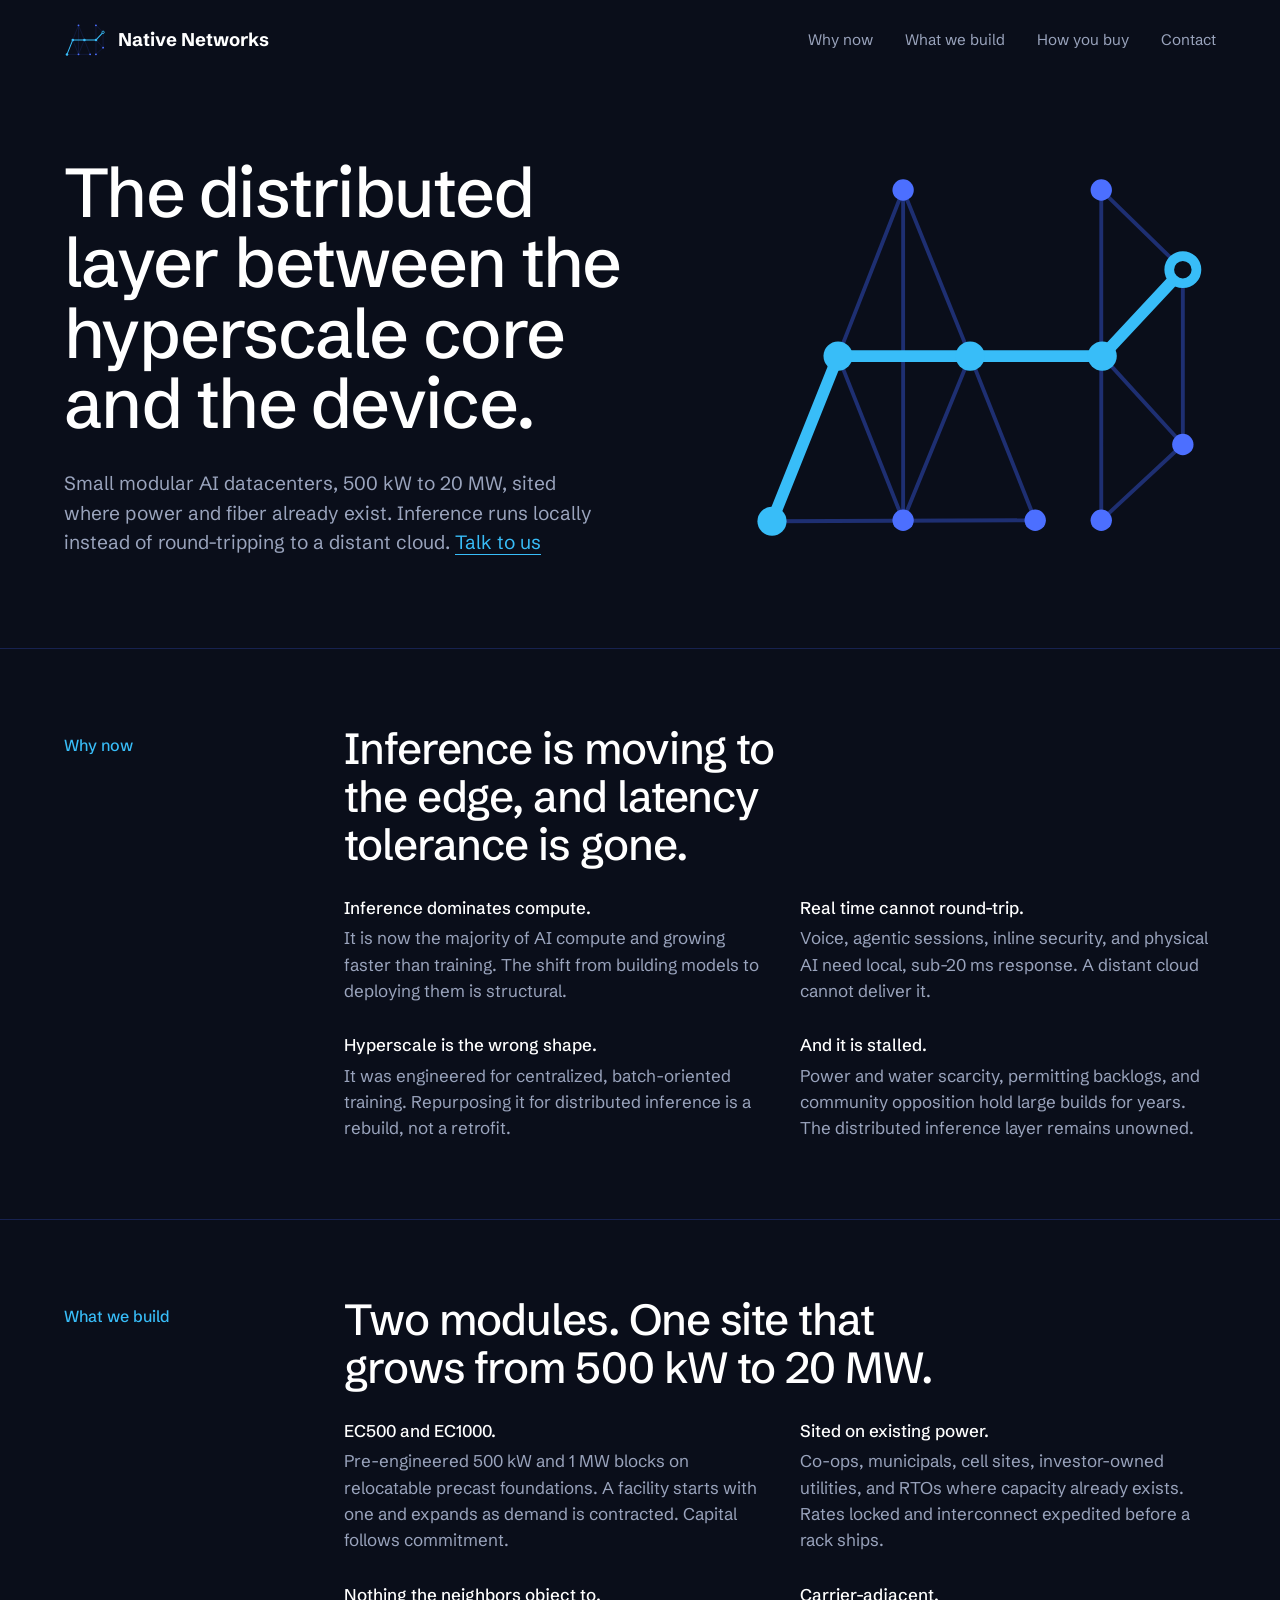
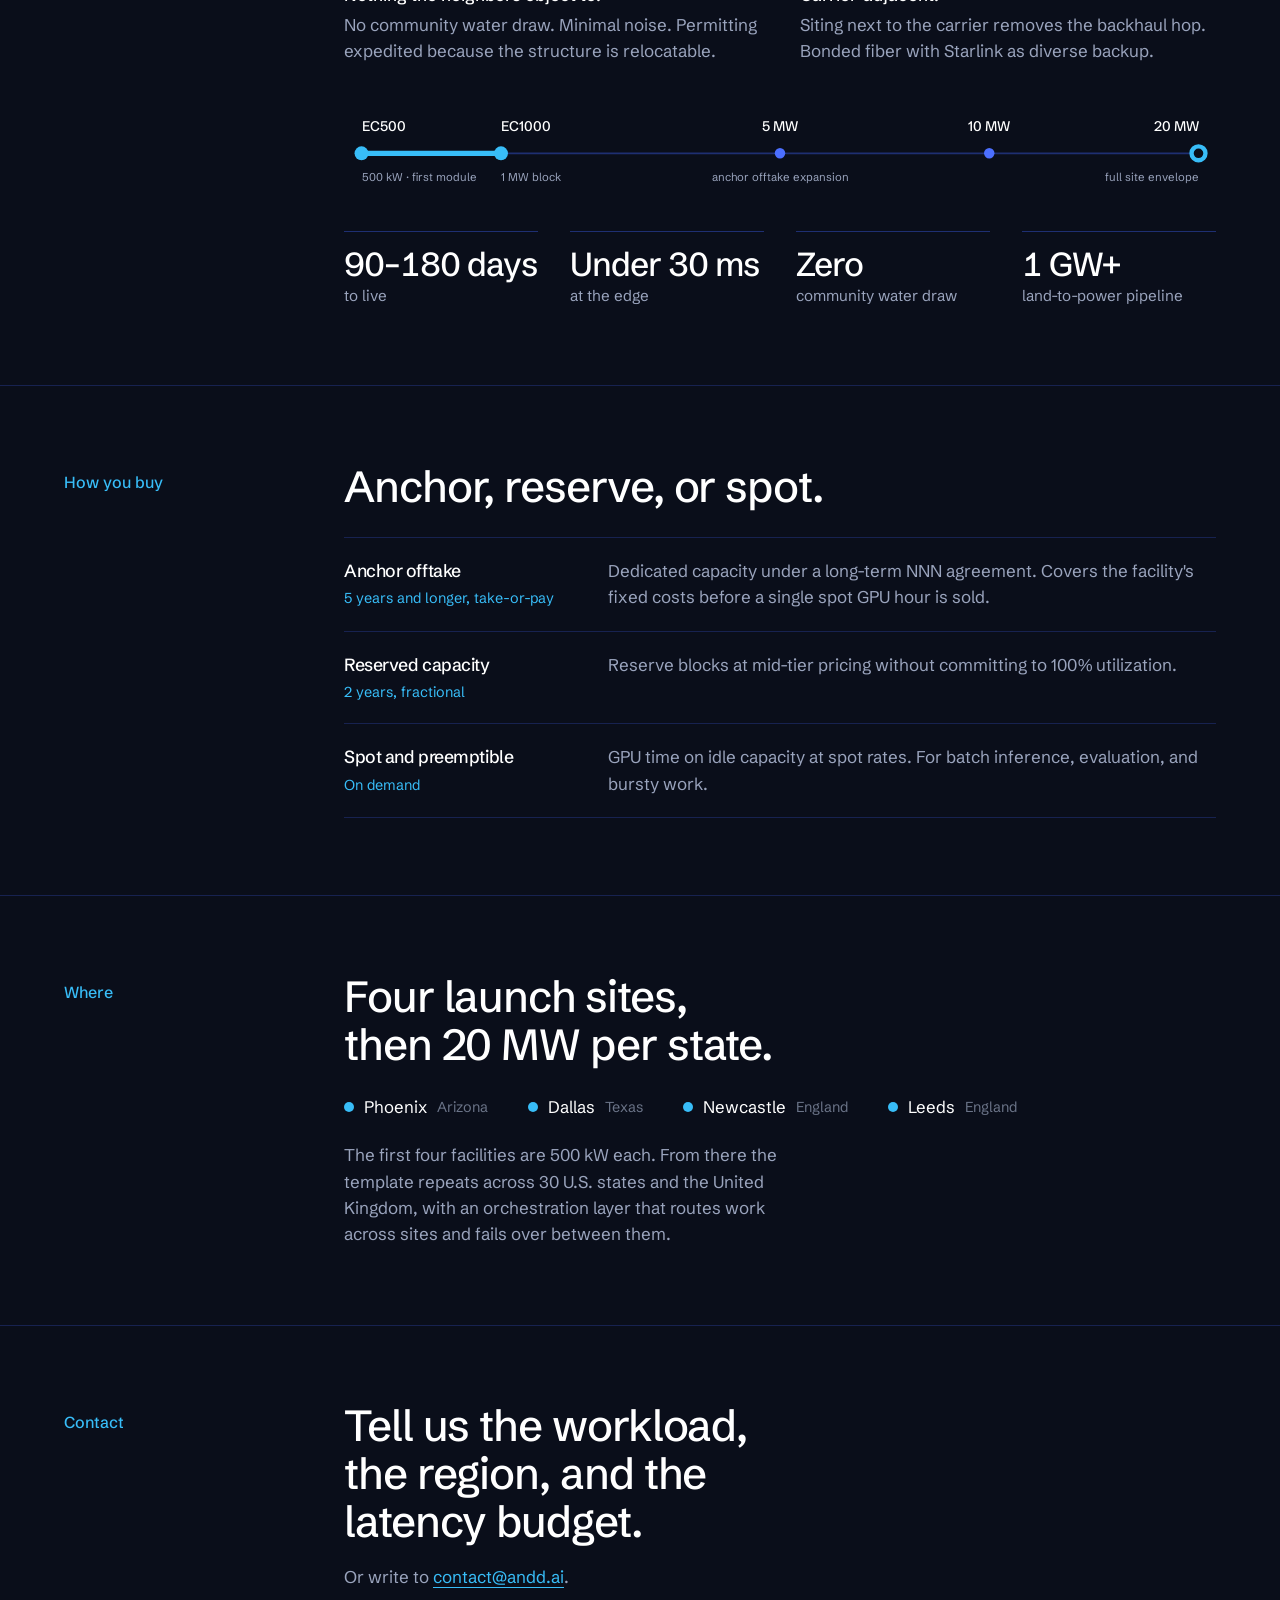
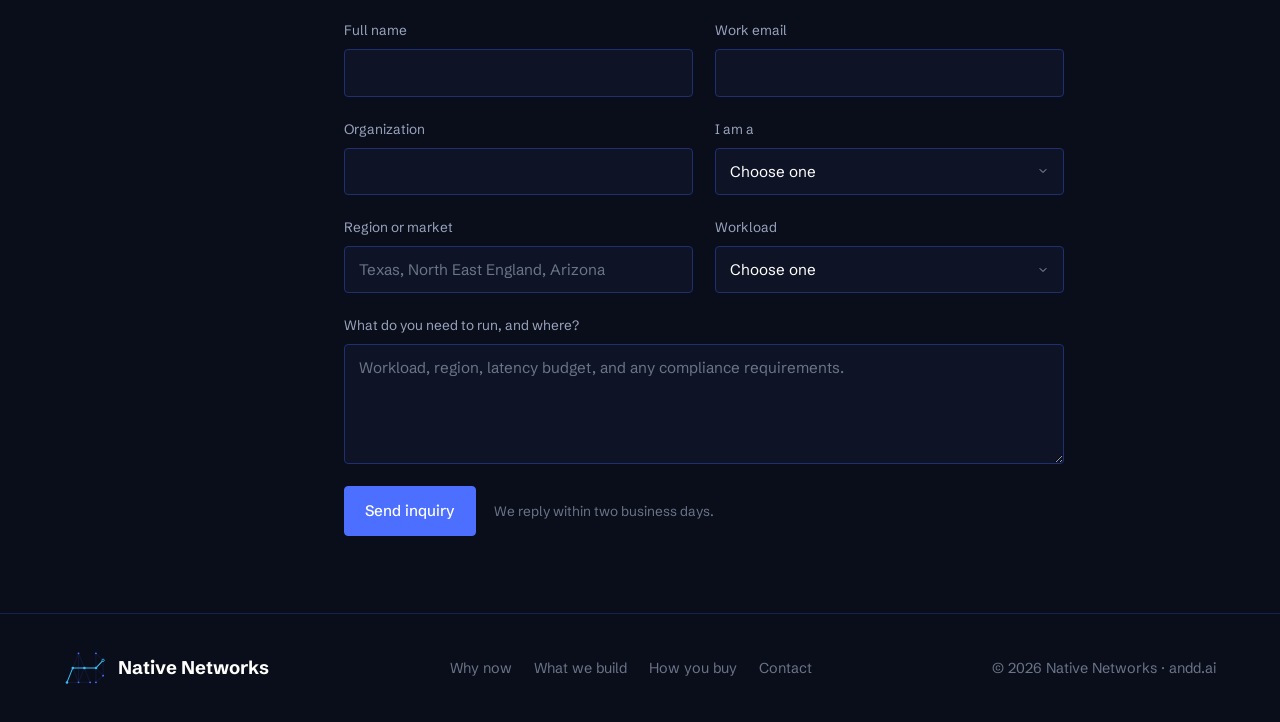
<file: proposals/mesh.html>
<!DOCTYPE html>
<html lang="en">
<head>
<meta charset="UTF-8">
<meta name="viewport" content="width=device-width, initial-scale=1">
<title>Native Networks</title>
<meta name="description" content="Native Networks builds and operates small modular AI datacenters, 500 kW to 20 MW, sited where power and fiber already exist. Inference runs locally instead of round-tripping to a distant cloud.">
<meta name="theme-color" content="#0A0E1A">
<link rel="preconnect" href="https://fonts.googleapis.com"><link rel="preconnect" href="https://fonts.gstatic.com" crossorigin>
<link href="https://fonts.googleapis.com/css2?family=Schibsted+Grotesk:ital,wght@0,400;0,500;0,600;0,700;1,400&display=swap" rel="stylesheet">

<style>
:root {
  --bg: #0A0E1A; --surface: #0E1426;
  --line: #1E2F72; --line-soft: #172250;
  --indigo: #4C6FFF; --indigo-hi: #6383FF; --sky: #38BDF8; --navy: #1E2F72;
  --ink-0: #FFFFFF; --ink-1: #C8CEE0; --ink-2: #9AA4BD; --ink-3: #6B7488;
  --radius: 4px; --font: 'Schibsted Grotesk', 'Helvetica Neue', Arial, sans-serif;
}
* { box-sizing: border-box; }
html { scroll-behavior: smooth; }
body { margin: 0; background: var(--bg); color: var(--ink-1); font-family: var(--font); font-size: 17px; line-height: 1.55; -webkit-font-smoothing: antialiased; }
a { color: inherit; text-decoration: none; }
h1, h2, h3 { color: var(--ink-0); margin: 0; font-weight: 500; letter-spacing: -0.025em; text-wrap: balance; }
p { margin: 0; }
.wrap { width: min(1240px, calc(100% - 2 * clamp(1.25rem, 5vw, 4rem))); margin-inline: auto; }

.nav .wrap { display: flex; align-items: center; justify-content: space-between; height: 80px; }
.logo { display: inline-flex; align-items: center; gap: 12px; }
.logo .mark { width: 42px; height: 36px; }
.wordmark { font-weight: 700; font-size: 1.15rem; color: var(--ink-0); white-space: nowrap; }
.nav-links { display: flex; gap: 32px; font-size: 0.95rem; color: var(--ink-2); }
.nav-links a:hover { color: var(--ink-0); }

.hero { padding: clamp(2rem, 6vw, 5rem) 0 clamp(3rem, 7vw, 6rem); }
.hero .wrap { display: grid; grid-template-columns: minmax(0, 1fr) minmax(280px, 0.8fr); gap: clamp(2rem, 6vw, 6rem); align-items: center; }
.hero h1 { font-size: clamp(2.6rem, 5.4vw, 4.8rem); line-height: 1.02; max-width: 13ch; }
.hero .dek { margin-top: 30px; font-size: 1.2rem; color: var(--ink-2); max-width: 44ch; }
.hero .dek a { color: var(--sky); border-bottom: 1px solid currentColor; }
.hero-mark { width: 100%; max-width: 540px; margin-inline: auto; }
.hero-mark .mark { width: 100%; height: auto; display: block; }
.hero-mark .signal.draw { stroke-dasharray: 320; stroke-dashoffset: 320; animation: draw 1.4s cubic-bezier(.4,0,.2,1) 0.2s forwards; }
@keyframes draw { to { stroke-dashoffset: 0; } }
@media (prefers-reduced-motion: reduce) { .hero-mark .signal.draw { animation: none; stroke-dashoffset: 0; } }

.rule { border: 0; border-top: 1px solid var(--line-soft); margin: 0; }
.row { display: grid; grid-template-columns: 240px minmax(0, 1fr); gap: 40px; padding: clamp(3rem, 6vw, 5.5rem) 0; }
.row .k { color: var(--sky); font-size: 1rem; font-weight: 500; padding-top: 0.45em; }
.row h2 { font-size: clamp(1.8rem, 3.4vw, 2.9rem); line-height: 1.1; max-width: 22ch; }
.row .body { margin-top: 26px; display: grid; grid-template-columns: repeat(2, minmax(0, 1fr)); gap: 28px 40px; }
.row .body p { color: var(--ink-2); max-width: 46ch; }
.row .body p b { color: var(--ink-0); font-weight: 500; display: block; margin-bottom: 4px; }
.row .body.one { grid-template-columns: minmax(0, 1fr); }

/* Numbers as type, not tiles */
.numbers { display: grid; grid-template-columns: repeat(4, 1fr); gap: 32px; margin-top: 34px; }
.numbers div { border-top: 1px solid var(--line); padding-top: 14px; }
.numbers b { display: block; color: var(--ink-0); font-size: clamp(1.6rem, 2.6vw, 2.2rem); font-weight: 500; letter-spacing: -0.03em; line-height: 1.1; font-variant-numeric: tabular-nums; }
.numbers span { color: var(--ink-2); font-size: 0.95rem; }

/* Scale rail: EC500 -> EC1000 -> 20 MW */
.rail { margin-top: 36px; }
.rail svg { width: 100%; height: auto; display: block; overflow: visible; }
.rail text { font-family: var(--font); fill: var(--ink-2); font-size: 13px; }
.rail text.big { fill: var(--ink-0); font-size: 16px; font-weight: 500; }

.tiers { display: grid; gap: 0; margin-top: 26px; }
.tier { display: grid; grid-template-columns: 240px 1fr; gap: 24px; padding: 20px 0; border-top: 1px solid var(--line-soft); }
.tier:last-child { border-bottom: 1px solid var(--line-soft); }
.tier h3 { font-size: 1.1rem; font-weight: 500; }
.tier .term { color: var(--sky); font-size: 0.9rem; display: block; margin-top: 2px; }
.tier p { color: var(--ink-2); max-width: 60ch; }

.sites { list-style: none; padding: 0; margin: 26px 0 0; display: flex; gap: 40px; flex-wrap: wrap; }
.sites li { display: flex; align-items: center; gap: 10px; color: var(--ink-0); font-size: 1.05rem; }
.sites li::before { content: ''; width: 10px; height: 10px; border-radius: 50%; background: var(--sky); }
.sites span { color: var(--ink-3); font-size: 0.9rem; }

.contact-wrap { max-width: 720px; }
.contact-wrap .mail { color: var(--sky); border-bottom: 1px solid currentColor; }
.contact-wrap .lead-form { margin-top: 30px; }

footer .wrap { display: flex; justify-content: space-between; align-items: center; gap: 20px; flex-wrap: wrap; padding: 36px 0; color: var(--ink-3); font-size: 0.9rem; }
footer nav { display: flex; gap: 22px; }
footer nav a:hover { color: var(--ink-0); }

.lead-form { display: grid; gap: 22px; }
.lead-form .frow { display: grid; grid-template-columns: 1fr 1fr; gap: 22px; }
.field { display: flex; flex-direction: column; gap: 8px; min-width: 0; }
.field.full { grid-column: 1 / -1; }
.field label { font-size: 0.85rem; color: var(--ink-2); }
.field input, .field select, .field textarea {
  width: 100%; background: var(--surface); border: 1px solid var(--line); border-radius: var(--radius);
  color: var(--ink-0); font: inherit; font-size: 0.95rem; line-height: 1.4; padding: 12px 14px;
  transition: border-color 160ms;
}
.field input::placeholder, .field textarea::placeholder { color: var(--ink-3); }
.field textarea { resize: vertical; min-height: 120px; }
.field input:focus, .field select:focus, .field textarea:focus { outline: none; border-color: var(--sky); }
.field select { appearance: none; -webkit-appearance: none; cursor: pointer; padding-right: 38px;
  background-image: url("data:image/svg+xml,%3Csvg xmlns='http://www.w3.org/2000/svg' width='12' height='12' viewBox='0 0 24 24' fill='none' stroke='%239AA4BD' stroke-width='2' stroke-linecap='round' stroke-linejoin='round'%3E%3Cpath d='M6 9l6 6 6-6'/%3E%3C/svg%3E");
  background-repeat: no-repeat; background-position: right 14px center; }
.lead-form .actions { display: flex; align-items: center; gap: 18px; flex-wrap: wrap; }
.lead-form .privacy { font-size: 0.85rem; color: var(--ink-3); }
.lead-form .hp { position: absolute; left: -9999px; width: 1px; height: 1px; opacity: 0; pointer-events: none; }
.form-sink { display: none; }
.form-success { border: 1px solid var(--line); border-radius: var(--radius); padding: 28px 30px; }
.form-success h3 { margin: 0 0 6px; font-size: 1.3rem; color: var(--ink-0); }
.form-success p { margin: 0; color: var(--ink-2); }
.btn { display: inline-flex; align-items: center; gap: 8px; padding: 12px 20px; border-radius: var(--radius); border: 1px solid var(--line); color: var(--ink-0); font: inherit; font-weight: 500; font-size: 0.95rem; cursor: pointer; background: transparent; transition: border-color 160ms, background 160ms; }
.btn:hover { border-color: var(--sky); }
.btn-primary { background: var(--indigo); border-color: var(--indigo); color: #fff; }
.btn-primary:hover { background: var(--indigo-hi); border-color: var(--indigo-hi); }
:focus-visible { outline: 2px solid var(--sky); outline-offset: 3px; }
@media (max-width: 640px) { .lead-form .frow { grid-template-columns: 1fr; } }
@media (prefers-reduced-motion: reduce) { *, *::before, *::after { animation: none !important; transition: none !important; } }

@media (max-width: 900px) {
  .nav-links { display: none; }
  .hero .wrap { grid-template-columns: 1fr; }
  .hero-mark { max-width: 360px; margin: 0; }
  .row { grid-template-columns: 1fr; gap: 14px; }
  .row .body, .numbers { grid-template-columns: 1fr 1fr; }
  .tier { grid-template-columns: 1fr; gap: 6px; }
}
@media (max-width: 560px) { .row .body, .numbers { grid-template-columns: 1fr; } }
</style>

</head>
<body>
<a id="top"></a>
<header class="nav"><div class="wrap">
  <a class="logo" href="#top" aria-label="Native Networks home"><svg class="mark" viewBox="-8 -8 246 206" fill="none" aria-hidden="true">
  <g stroke="#1E2F72" stroke-width="2" stroke-linecap="round">
    <path d="M77 9 L43.5 94.5 M77 9 L111.5 94.5 M77 9 L77 179 M43.5 94.5 L77 179 M111.5 94.5 L77 179 M111.5 94.5 L145 179 M9.5 179.5 L145 179"/>
    <path d="M179 9 L179 179 M179 9 L221 50 M221 50 L221 140 M179.5 94.5 L221 140 M221 140 L179 179"/>
  </g>
  <path class="signal" d="M9.5 179.5 L43.5 94.5 L179.5 94.5 L221 50" stroke="#38BDF8" stroke-width="6" stroke-linecap="round" stroke-linejoin="round"/>
  <g fill="#4C6FFF"><circle cx="77" cy="9" r="5.5"/><circle cx="179" cy="9" r="5.5"/><circle cx="77" cy="179" r="5.5"/><circle cx="145" cy="179" r="5.5"/><circle cx="179" cy="179" r="5.5"/><circle cx="221" cy="140" r="5.5"/></g>
  <g fill="#38BDF8"><circle cx="9.5" cy="179.5" r="7.5"/><circle cx="43.5" cy="94.5" r="7.5"/><circle cx="111.5" cy="94.5" r="7.5"/><circle cx="179.5" cy="94.5" r="7.5"/></g>
  <circle cx="221" cy="50" r="7" fill="#0A0E1A" stroke="#38BDF8" stroke-width="5"/>
</svg><span class="wordmark">Native Networks</span></a>
  <nav class="nav-links"><a href="#why">Why now</a><a href="#build">What we build</a><a href="#buy">How you buy</a><a href="#contact">Contact</a></nav>
</div></header>

<section class="hero"><div class="wrap">
  <div>
    <h1>The distributed layer between the hyperscale core and the device.</h1>
    <p class="dek">Small modular AI datacenters, 500 kW to 20 MW, sited where power and fiber already exist. Inference runs locally instead of round-tripping to a distant cloud. <a href="#contact">Talk to us</a></p>
  </div>
  <div class="hero-mark"><svg class="mark" viewBox="-8 -8 246 206" fill="none" aria-hidden="true">
  <g stroke="#1E2F72" stroke-width="2" stroke-linecap="round">
    <path d="M77 9 L43.5 94.5 M77 9 L111.5 94.5 M77 9 L77 179 M43.5 94.5 L77 179 M111.5 94.5 L77 179 M111.5 94.5 L145 179 M9.5 179.5 L145 179"/>
    <path d="M179 9 L179 179 M179 9 L221 50 M221 50 L221 140 M179.5 94.5 L221 140 M221 140 L179 179"/>
  </g>
  <path class="signal" d="M9.5 179.5 L43.5 94.5 L179.5 94.5 L221 50" stroke="#38BDF8" stroke-width="6" stroke-linecap="round" stroke-linejoin="round"/>
  <g fill="#4C6FFF"><circle cx="77" cy="9" r="5.5"/><circle cx="179" cy="9" r="5.5"/><circle cx="77" cy="179" r="5.5"/><circle cx="145" cy="179" r="5.5"/><circle cx="179" cy="179" r="5.5"/><circle cx="221" cy="140" r="5.5"/></g>
  <g fill="#38BDF8"><circle cx="9.5" cy="179.5" r="7.5"/><circle cx="43.5" cy="94.5" r="7.5"/><circle cx="111.5" cy="94.5" r="7.5"/><circle cx="179.5" cy="94.5" r="7.5"/></g>
  <circle cx="221" cy="50" r="7" fill="#0A0E1A" stroke="#38BDF8" stroke-width="5"/>
</svg></div>
</div></section>

<hr class="rule">
<section id="why"><div class="wrap row">
  <div class="k">Why now</div>
  <div>
    <h2>Inference is moving to the edge, and latency tolerance is gone.</h2>
    <div class="body">
      <p><b>Inference dominates compute.</b> It is now the majority of AI compute and growing faster than training. The shift from building models to deploying them is structural.</p>
      <p><b>Real time cannot round-trip.</b> Voice, agentic sessions, inline security, and physical AI need local, sub-20 ms response. A distant cloud cannot deliver it.</p>
      <p><b>Hyperscale is the wrong shape.</b> It was engineered for centralized, batch-oriented training. Repurposing it for distributed inference is a rebuild, not a retrofit.</p>
      <p><b>And it is stalled.</b> Power and water scarcity, permitting backlogs, and community opposition hold large builds for years. The distributed inference layer remains unowned.</p>
    </div>
  </div>
</div></section>

<hr class="rule">
<section id="build"><div class="wrap row">
  <div class="k">What we build</div>
  <div>
    <h2>Two modules. One site that grows from 500 kW to 20 MW.</h2>
    <div class="body">
      <p><b>EC500 and EC1000.</b> Pre-engineered 500 kW and 1 MW blocks on relocatable precast foundations. A facility starts with one and expands as demand is contracted. Capital follows commitment.</p>
      <p><b>Sited on existing power.</b> Co-ops, municipals, cell sites, investor-owned utilities, and RTOs where capacity already exists. Rates locked and interconnect expedited before a rack ships.</p>
      <p><b>Nothing the neighbors object to.</b> No community water draw. Minimal noise. Permitting expedited because the structure is relocatable.</p>
      <p><b>Carrier-adjacent.</b> Siting next to the carrier removes the backhaul hop. Bonded fiber with Starlink as diverse backup.</p>
    </div>
    <div class="rail" aria-label="Site scale from EC500 to a 20 MW facility">
      <svg viewBox="0 0 1000 110">
        <line x1="20" y1="60" x2="980" y2="60" stroke="#1E2F72" stroke-width="2"/>
        <line x1="20" y1="60" x2="180" y2="60" stroke="#38BDF8" stroke-width="6" stroke-linecap="round"/>
        <circle cx="20" cy="60" r="8" fill="#38BDF8"/><circle cx="180" cy="60" r="8" fill="#38BDF8"/>
        <circle cx="500" cy="60" r="6" fill="#4C6FFF"/><circle cx="740" cy="60" r="6" fill="#4C6FFF"/>
        <circle cx="980" cy="60" r="8" fill="#0A0E1A" stroke="#38BDF8" stroke-width="5"/>
        <text x="20" y="34" class="big">EC500</text><text x="20" y="92">500 kW · first module</text>
        <text x="180" y="34" class="big">EC1000</text><text x="180" y="92">1 MW block</text>
        <text x="500" y="34" text-anchor="middle" class="big">5 MW</text><text x="500" y="92" text-anchor="middle">anchor offtake expansion</text>
        <text x="740" y="34" text-anchor="middle" class="big">10 MW</text>
        <text x="980" y="34" text-anchor="end" class="big">20 MW</text><text x="980" y="92" text-anchor="end">full site envelope</text>
      </svg>
    </div>
    <div class="numbers">
      <div><b>90–180 days</b><span>to live</span></div>
      <div><b>Under 30 ms</b><span>at the edge</span></div>
      <div><b>Zero</b><span>community water draw</span></div>
      <div><b>1 GW+</b><span>land-to-power pipeline</span></div>
    </div>
  </div>
</div></section>

<hr class="rule">
<section id="buy"><div class="wrap row">
  <div class="k">How you buy</div>
  <div>
    <h2>Anchor, reserve, or spot.</h2>
    <div class="tiers">
      <div class="tier"><div><h3>Anchor offtake</h3><span class="term">5 years and longer, take-or-pay</span></div><p>Dedicated capacity under a long-term NNN agreement. Covers the facility's fixed costs before a single spot GPU hour is sold.</p></div>
      <div class="tier"><div><h3>Reserved capacity</h3><span class="term">2 years, fractional</span></div><p>Reserve blocks at mid-tier pricing without committing to 100% utilization.</p></div>
      <div class="tier"><div><h3>Spot and preemptible</h3><span class="term">On demand</span></div><p>GPU time on idle capacity at spot rates. For batch inference, evaluation, and bursty work.</p></div>
    </div>
  </div>
</div></section>

<hr class="rule">
<section id="where"><div class="wrap row">
  <div class="k">Where</div>
  <div>
    <h2>Four launch sites, then 20 MW per state.</h2>
    <ul class="sites">
      <li>Phoenix <span>Arizona</span></li><li>Dallas <span>Texas</span></li><li>Newcastle <span>England</span></li><li>Leeds <span>England</span></li>
    </ul>
    <div class="body one" style="margin-top:22px"><p>The first four facilities are 500 kW each. From there the template repeats across 30 U.S. states and the United Kingdom, with an orchestration layer that routes work across sites and fails over between them.</p></div>
  </div>
</div></section>

<hr class="rule">
<section id="contact"><div class="wrap row">
  <div class="k">Contact</div>
  <div class="contact-wrap">
    <h2>Tell us the workload, the region, and the latency budget.</h2>
    <p style="margin-top:18px;color:var(--ink-2)">Or write to <a class="mail" href="mailto:contact@andd.ai">contact@andd.ai</a>.</p>
    
<form id="lead-form" class="lead-form" action="https://docs.google.com/forms/d/e/1FAIpQLSfHtd4u5kRASwOWJgg4-gr2M3eRRhZLNxL5clJcXSxOrmuCtw/formResponse" method="POST" target="nn-form-sink" novalidate>
  <div class="frow">
    <div class="field"><label for="lf-name">Full name</label><input id="lf-name" name="entry.761505288" type="text" autocomplete="name" required></div>
    <div class="field"><label for="lf-email">Work email</label><input id="lf-email" name="entry.906364280" type="email" autocomplete="email" required></div>
  </div>
  <div class="frow">
    <div class="field"><label for="lf-org">Organization</label><input id="lf-org" name="entry.528269525" type="text" autocomplete="organization"></div>
    <div class="field"><label for="lf-audience">I am a</label>
      <select id="lf-audience" name="entry.445405568" required>
        <option value="" selected disabled>Choose one</option>
        <option>Customer</option><option>Partner</option><option>Developer</option><option>Investor</option>
      </select></div>
  </div>
  <div class="frow">
    <div class="field"><label for="lf-region">Region or market</label><input id="lf-region" name="entry.936819366" type="text" placeholder="Texas, North East England, Arizona"></div>
    <div class="field"><label for="lf-workload">Workload</label>
      <select id="lf-workload" name="entry.496908603">
        <option value="" selected disabled>Choose one</option>
        <option>AI inference</option><option>Public safety</option><option>Mobility &amp; V2X</option><option>Power &amp; Utilities</option><option>Healthcare</option><option>DePIN / validators</option><option>Smart city</option><option>Other</option>
      </select></div>
  </div>
  <div class="field full"><label for="lf-message">What do you need to run, and where?</label><textarea id="lf-message" name="entry.1983684791" required placeholder="Workload, region, latency budget, and any compliance requirements."></textarea></div>
  <input type="hidden" name="emailAddress" value=""><input type="hidden" name="fvv" value="1"><input type="hidden" name="pageHistory" value="0">
  <input class="hp" type="text" name="_gotcha" tabindex="-1" autocomplete="off" aria-hidden="true">
  <div class="actions"><button type="submit" class="btn btn-primary">Send inquiry</button><span class="privacy">We reply within two business days.</span></div>
</form>
<div id="form-success" class="form-success" role="status" aria-live="polite">
  <h3>Inquiry sent</h3>
  <p>We'll review the workload and region and reply within two business days at the address you gave.</p>
</div>
<iframe name="nn-form-sink" class="form-sink" title="form submission target"></iframe>

  </div>
</div></section>

<hr class="rule">
<footer><div class="wrap">
  <a class="logo" href="#top" aria-label="Native Networks home"><svg class="mark" viewBox="-8 -8 246 206" fill="none" aria-hidden="true">
  <g stroke="#1E2F72" stroke-width="2" stroke-linecap="round">
    <path d="M77 9 L43.5 94.5 M77 9 L111.5 94.5 M77 9 L77 179 M43.5 94.5 L77 179 M111.5 94.5 L77 179 M111.5 94.5 L145 179 M9.5 179.5 L145 179"/>
    <path d="M179 9 L179 179 M179 9 L221 50 M221 50 L221 140 M179.5 94.5 L221 140 M221 140 L179 179"/>
  </g>
  <path class="signal" d="M9.5 179.5 L43.5 94.5 L179.5 94.5 L221 50" stroke="#38BDF8" stroke-width="6" stroke-linecap="round" stroke-linejoin="round"/>
  <g fill="#4C6FFF"><circle cx="77" cy="9" r="5.5"/><circle cx="179" cy="9" r="5.5"/><circle cx="77" cy="179" r="5.5"/><circle cx="145" cy="179" r="5.5"/><circle cx="179" cy="179" r="5.5"/><circle cx="221" cy="140" r="5.5"/></g>
  <g fill="#38BDF8"><circle cx="9.5" cy="179.5" r="7.5"/><circle cx="43.5" cy="94.5" r="7.5"/><circle cx="111.5" cy="94.5" r="7.5"/><circle cx="179.5" cy="94.5" r="7.5"/></g>
  <circle cx="221" cy="50" r="7" fill="#0A0E1A" stroke="#38BDF8" stroke-width="5"/>
</svg><span class="wordmark">Native Networks</span></a>
  <nav><a href="#why">Why now</a><a href="#build">What we build</a><a href="#buy">How you buy</a><a href="#contact">Contact</a></nav>
  <span>© 2026 Native Networks · andd.ai</span>
</div></footer>
<script>
(function(){
  const form = document.getElementById('lead-form');
  const success = document.getElementById('form-success');
  if (!form || !success) return;
  form.addEventListener('submit', function(e){
    const hp = form.querySelector('.hp');
    if (hp && hp.value) { e.preventDefault(); return; }
    if (!form.checkValidity()) { e.preventDefault(); form.reportValidity(); return; }
    const emailField = document.getElementById('lf-email');
    const emailAddr = form.querySelector('input[name="emailAddress"]');
    if (emailField && emailAddr) emailAddr.value = emailField.value;
    setTimeout(function(){
      form.hidden = true;
      success.hidden = false;
      success.scrollIntoView({ behavior: 'smooth', block: 'center' });
    }, 120);
  });
})();
document.getElementById('form-success').hidden = true;
(function(){ const p = document.querySelector('.hero-mark .signal'); if (!p) return; if (matchMedia('(prefers-reduced-motion: reduce)').matches) return; p.classList.add('draw'); })();</script>

</body>
</html>
</file>
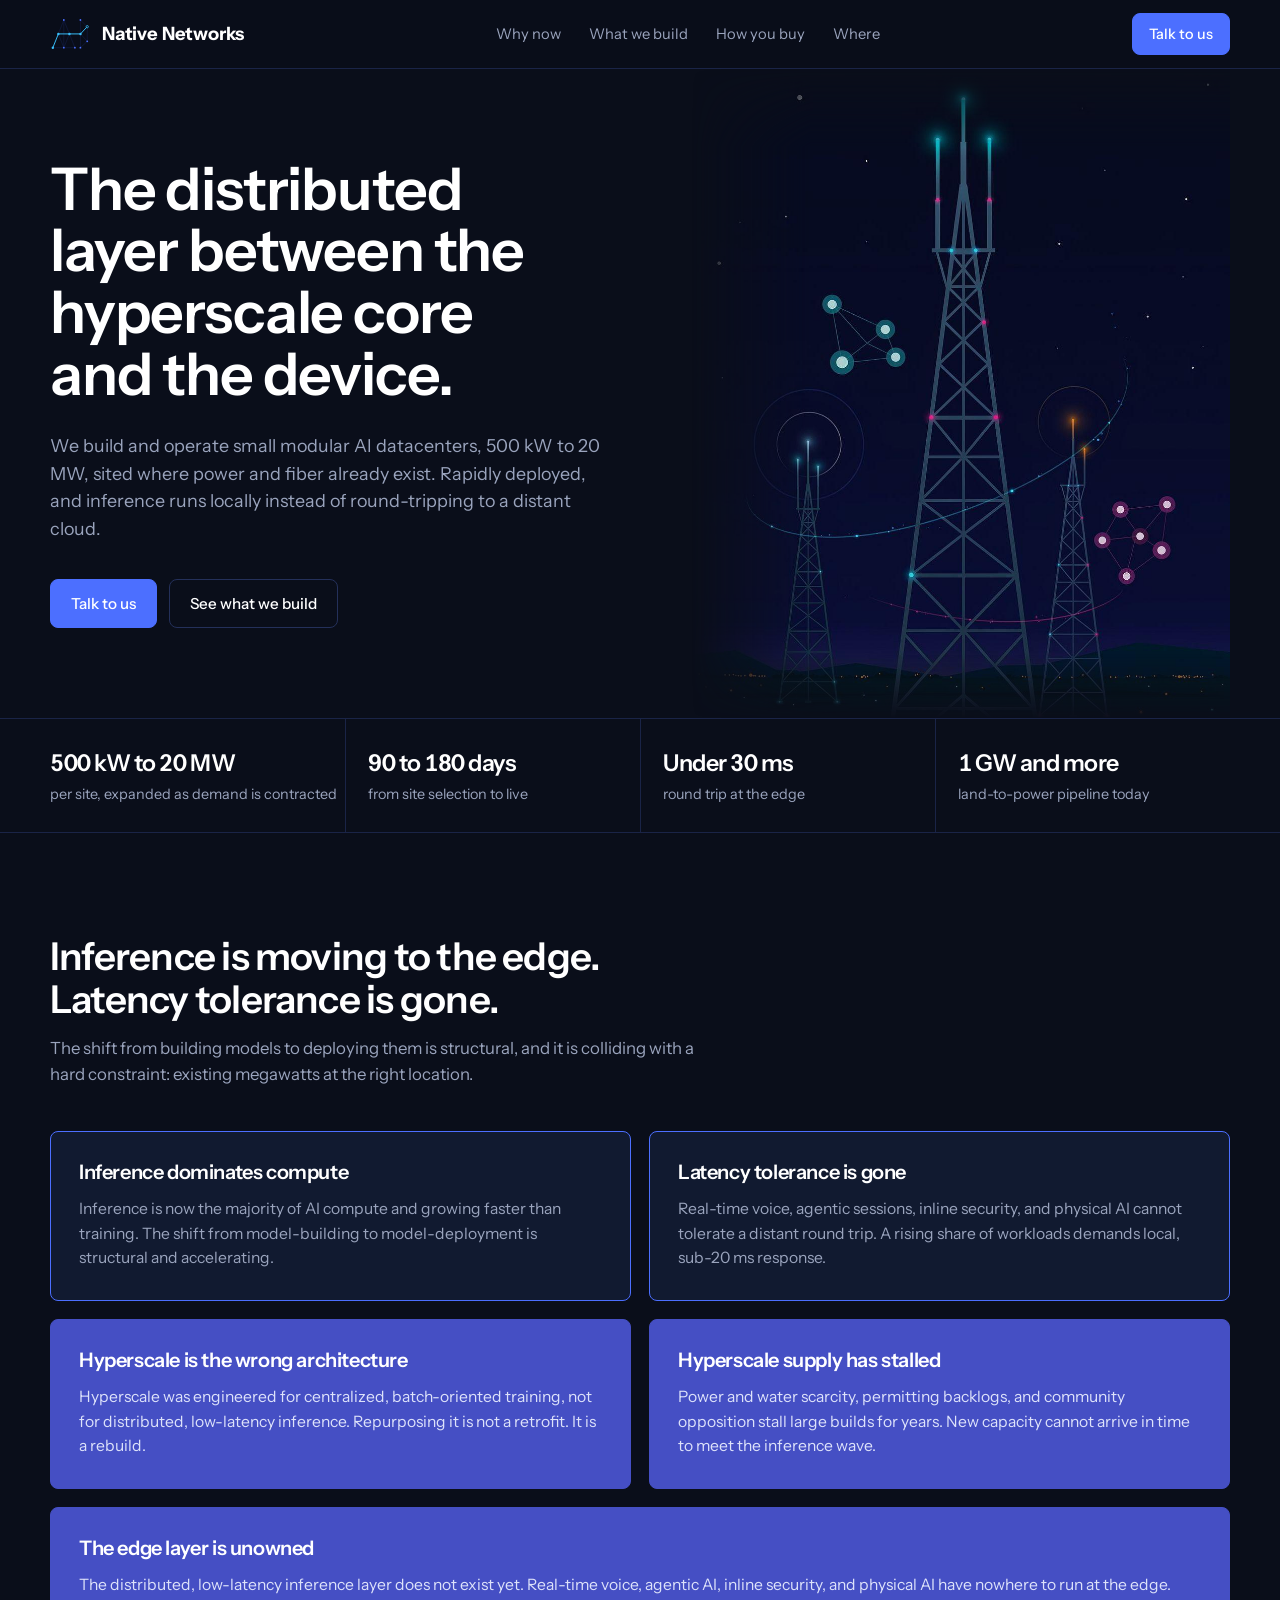
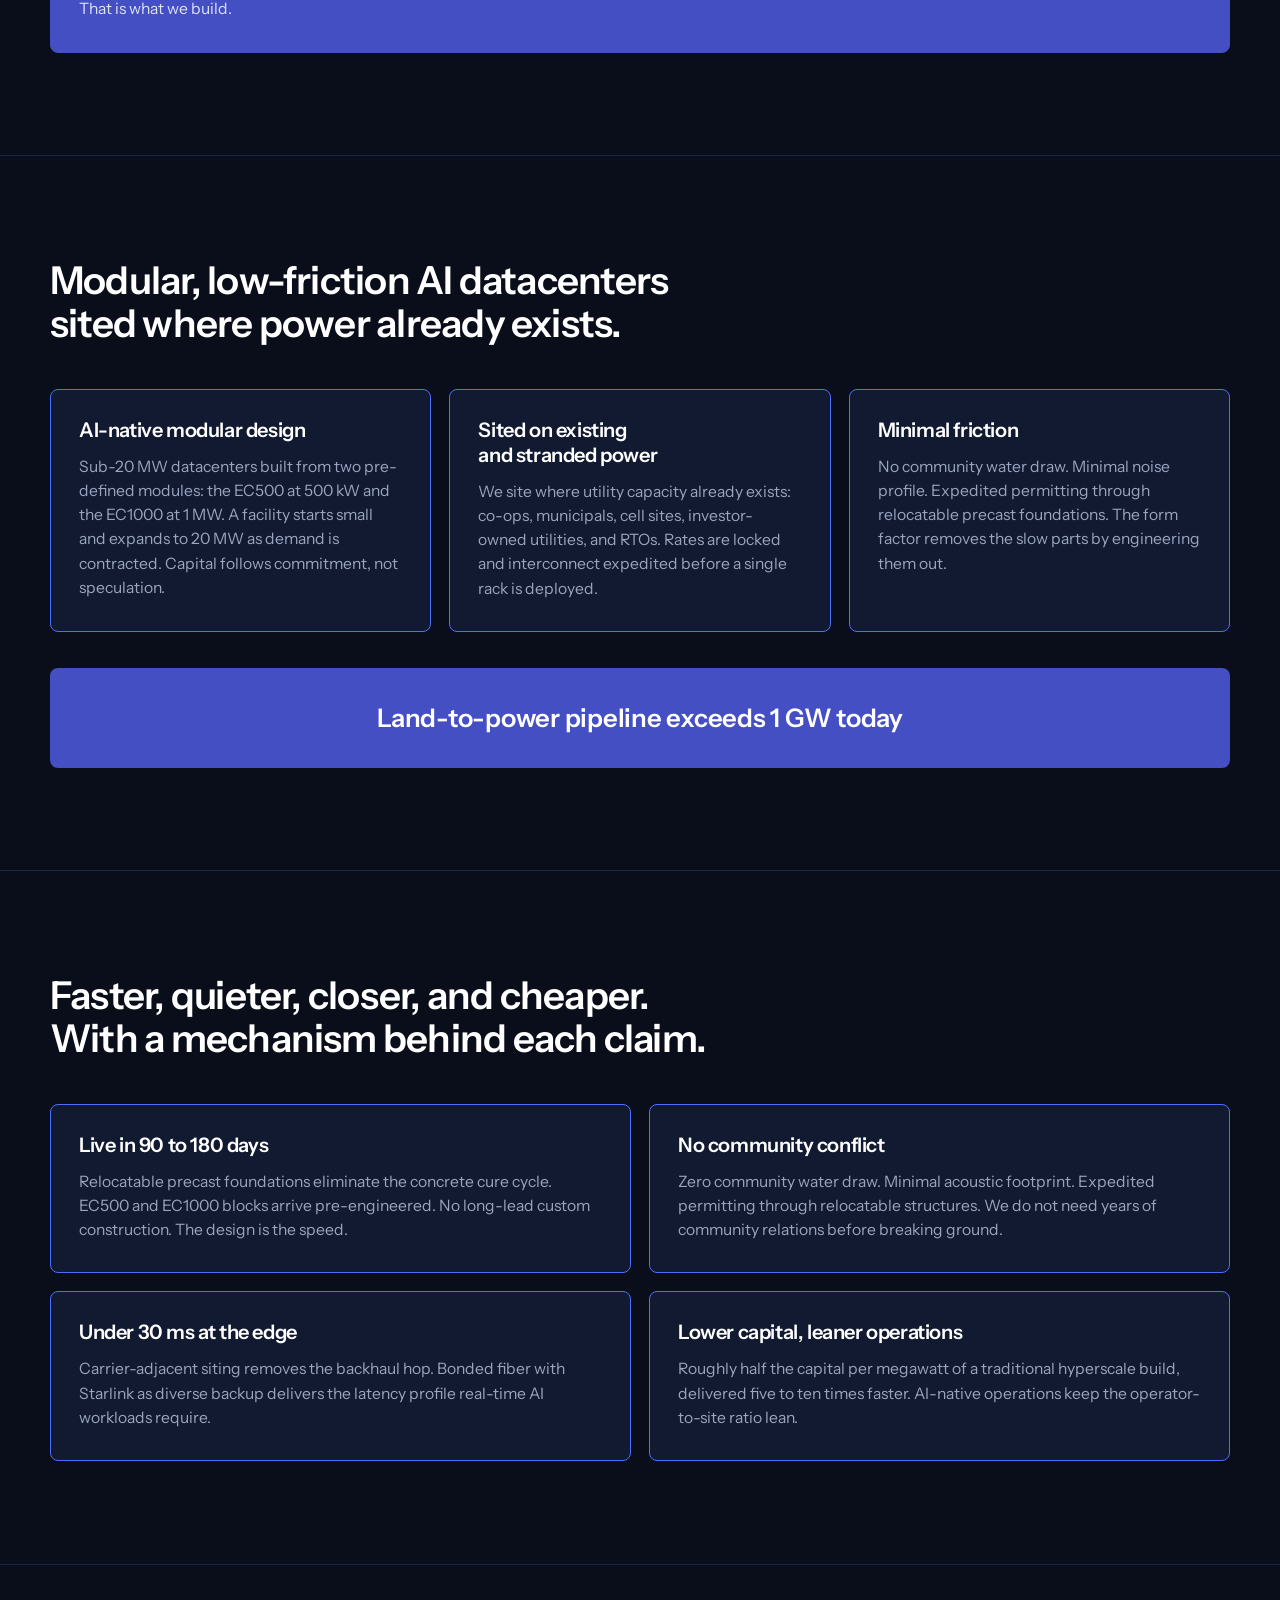
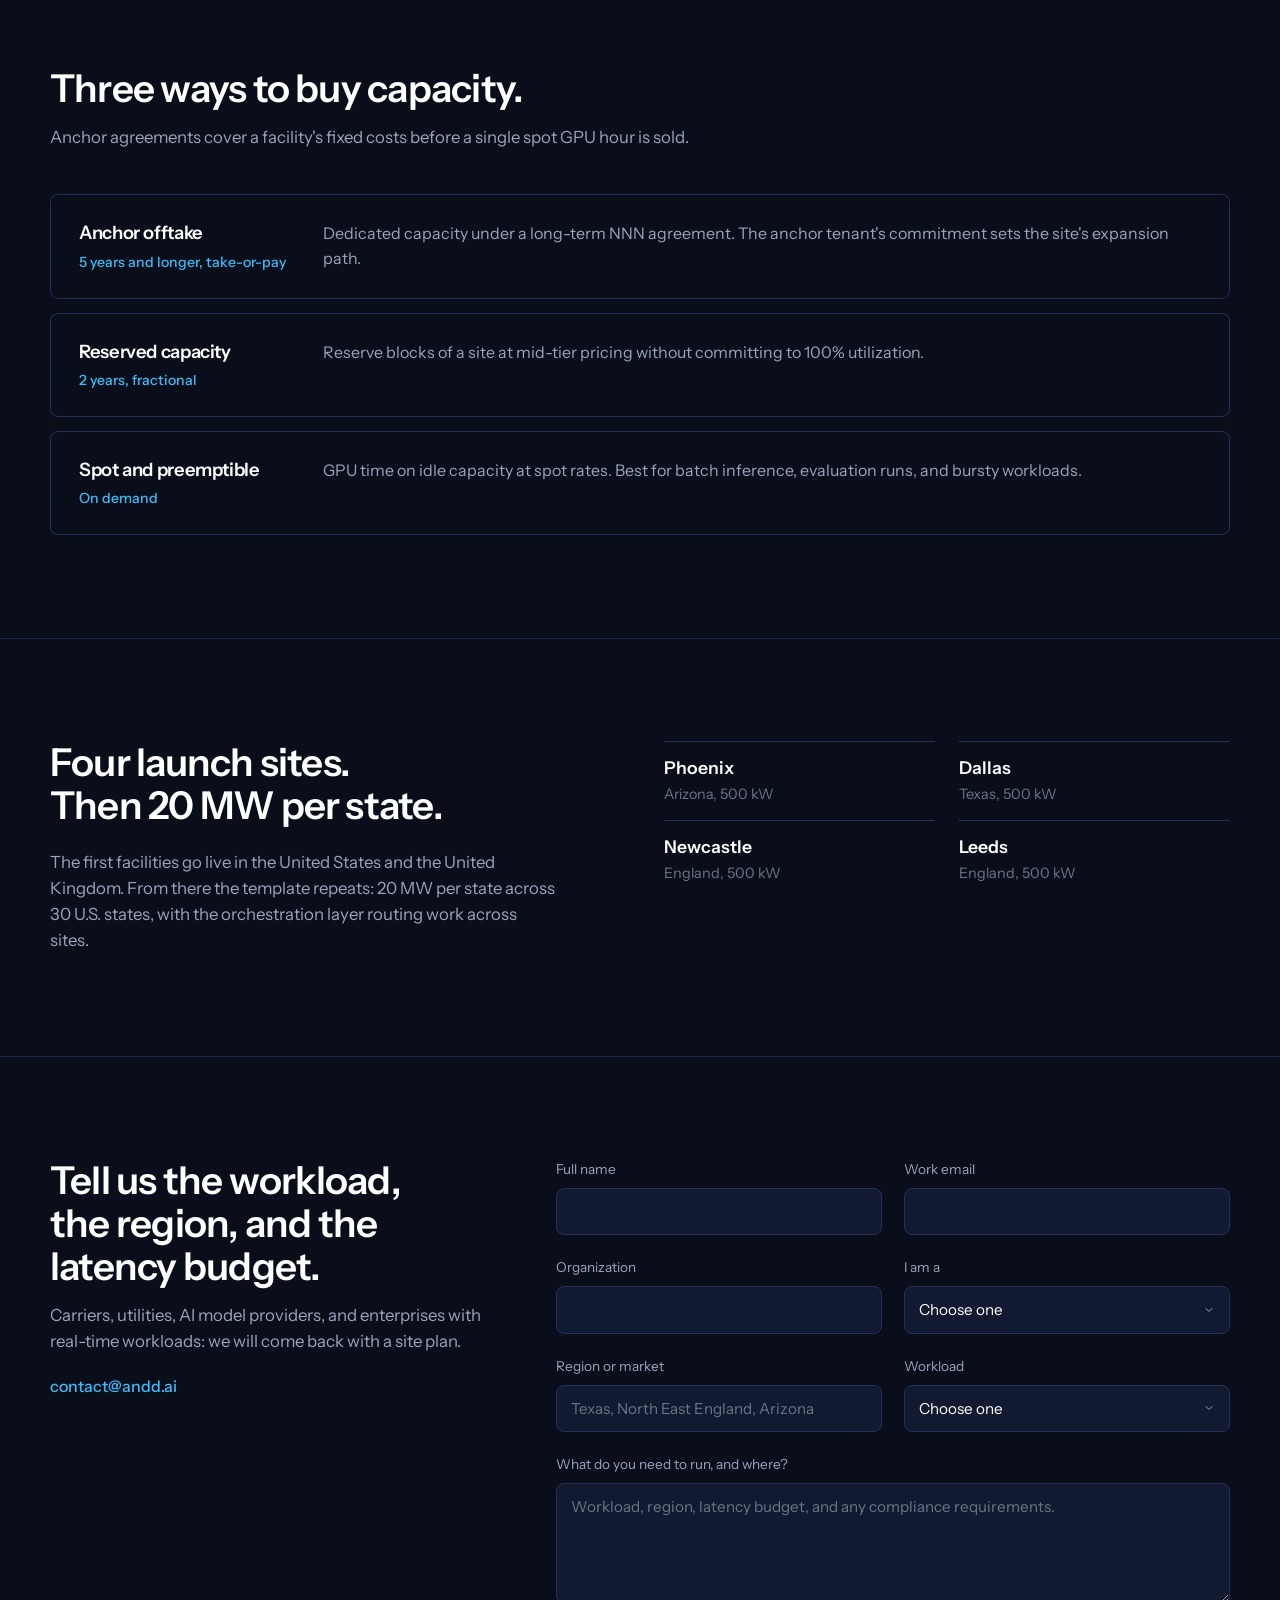
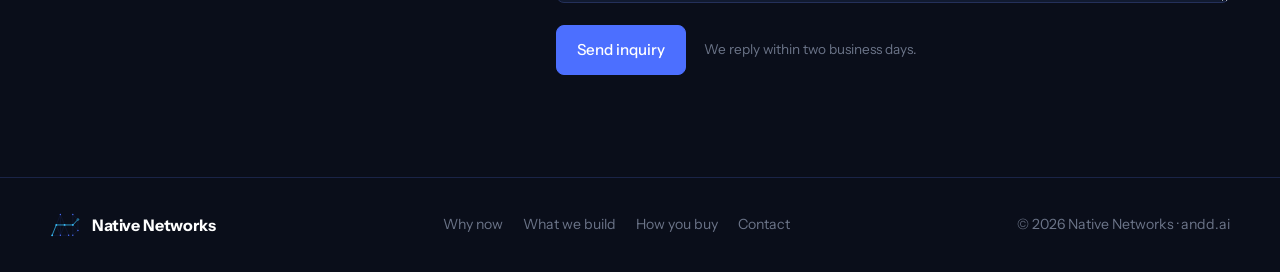
<file: proposals/signal.html>
<!DOCTYPE html>
<html lang="en">
<head>
<meta charset="UTF-8">
<meta name="viewport" content="width=device-width, initial-scale=1">
<title>Native Networks</title>
<meta name="description" content="Native Networks builds and operates small modular AI datacenters, 500 kW to 20 MW, sited where power and fiber already exist. Inference runs locally instead of round-tripping to a distant cloud.">
<meta name="theme-color" content="#0A0E1A">
<link rel="preconnect" href="https://fonts.googleapis.com"><link rel="preconnect" href="https://fonts.gstatic.com" crossorigin>
<link href="https://fonts.googleapis.com/css2?family=Instrument+Sans:ital,wght@0,400;0,500;0,600;0,700;1,400&display=swap" rel="stylesheet">

<style>
:root {
  --bg: #0A0E1A; --surface: #111A30; --surface-2: #19223E;
  --line: #24305A; --line-soft: #1A2447;
  --indigo: #4C6FFF; --indigo-hi: #6383FF; --indigo-fill: #454FC4; --sky: #38BDF8; --navy: #1E2F72;
  --ink-0: #FFFFFF; --ink-1: #C8CEE0; --ink-2: #9AA4BD; --ink-3: #6B7488;
  --radius: 8px; --font: 'Instrument Sans', 'Helvetica Neue', Arial, sans-serif;
  --pad: clamp(4rem, 8vw, 7.5rem);
}
* { box-sizing: border-box; }
html { scroll-behavior: smooth; }
body { margin: 0; background: var(--bg); color: var(--ink-1); font-family: var(--font); font-size: 16px; line-height: 1.55; -webkit-font-smoothing: antialiased; }
a { color: inherit; text-decoration: none; }
h1, h2, h3 { color: var(--ink-0); margin: 0; font-weight: 600; letter-spacing: -0.02em; text-wrap: balance; }
p { margin: 0; }
.wrap { width: min(1180px, calc(100% - 2 * clamp(1.25rem, 4vw, 3rem))); margin-inline: auto; }

/* Nav */
.nav { position: sticky; top: 0; z-index: 10; background: rgba(10,14,26,0.82); backdrop-filter: blur(14px); border-bottom: 1px solid var(--line-soft); }
.nav .wrap { display: flex; align-items: center; justify-content: space-between; height: 68px; gap: 24px; }
.logo { display: inline-flex; align-items: center; gap: 12px; }
.logo .mark { width: 40px; height: 34px; }
.wordmark { font-weight: 700; font-size: 1.15rem; color: var(--ink-0); letter-spacing: -0.01em; white-space: nowrap; }
.nav-links { display: flex; gap: 28px; font-size: 0.92rem; color: var(--ink-2); }
.nav-links a:hover { color: var(--ink-0); }
.nav .btn { padding: 9px 16px; font-size: 0.9rem; }

/* Hero */
.hero { position: relative; overflow: hidden; border-bottom: 1px solid var(--line-soft); }
.hero .wrap { display: grid; grid-template-columns: minmax(0, 1.05fr) minmax(0, 0.95fr); gap: 48px; align-items: center; min-height: 560px; }
.hero-copy { padding: clamp(3.5rem, 7vw, 6rem) 0; }
.hero h1 { font-size: clamp(2.4rem, 4.6vw, 3.9rem); line-height: 1.05; max-width: 14ch; margin-bottom: 26px; }
.hero .dek { font-size: 1.12rem; color: var(--ink-2); max-width: 46ch; margin-bottom: 36px; }
.hero .ctas { display: flex; gap: 12px; flex-wrap: wrap; }
.hero-art { position: relative; align-self: stretch; min-height: 420px; }
.hero-art img { position: absolute; inset: 0; width: 100%; height: 100%; object-fit: cover; object-position: 50% 40%;
  -webkit-mask-image: linear-gradient(to right, transparent, #000 22%, #000 100%), linear-gradient(to bottom, transparent, #000 12%, #000 90%, transparent);
  -webkit-mask-composite: source-in; mask-image: linear-gradient(to right, transparent, #000 22%), linear-gradient(to bottom, transparent, #000 12%, #000 90%, transparent); mask-composite: intersect; }

/* Facts strip */
.facts { border-bottom: 1px solid var(--line-soft); }
.facts .wrap { display: grid; grid-template-columns: repeat(4, 1fr); }
.fact { padding: 26px 0; border-left: 1px solid var(--line-soft); padding-left: 22px; }
.fact:first-child { border-left: 0; padding-left: 0; }
.fact b { display: block; color: var(--ink-0); font-size: 1.45rem; font-weight: 600; letter-spacing: -0.02em; font-variant-numeric: tabular-nums; }
.fact span { color: var(--ink-2); font-size: 0.9rem; }

/* Sections */
section.block { padding: var(--pad) 0; border-bottom: 1px solid var(--line-soft); }
.sec-head { max-width: 720px; margin-bottom: 44px; }
.sec-head h2 { font-size: clamp(1.8rem, 3vw, 2.5rem); line-height: 1.12; margin-bottom: 14px; }
.sec-head p { color: var(--ink-2); font-size: 1.05rem; max-width: 60ch; }
.cards { display: grid; gap: 18px; }
.cards.c2 { grid-template-columns: repeat(2, 1fr); }
.cards.c3 { grid-template-columns: repeat(3, 1fr); }
.card { border: 1px solid var(--indigo); border-radius: var(--radius); padding: 28px 28px 30px; background: var(--surface); }
.card h3 { font-size: 1.25rem; margin-bottom: 12px; line-height: 1.25; }
.card p { color: var(--ink-2); font-size: 0.98rem; }
.card.filled { background: var(--indigo-fill); border-color: var(--indigo-fill); }
.card.filled p { color: #DDE2FA; }
.card.filled.wide { grid-column: 1 / -1; }
.note { margin-top: 24px; color: var(--ink-2); font-size: 1rem; max-width: 70ch; }
.band { margin-top: 36px; background: var(--indigo-fill); border-radius: var(--radius); padding: 30px; text-align: center; color: #fff; font-size: clamp(1.2rem, 2.2vw, 1.6rem); font-weight: 600; letter-spacing: -0.01em; }

/* Tiers */
.tiers { display: grid; gap: 14px; }
.tier { display: grid; grid-template-columns: 220px 1fr; gap: 24px; align-items: baseline; border: 1px solid var(--line); border-radius: var(--radius); padding: 24px 28px; }
.tier h3 { font-size: 1.15rem; }
.tier .term { color: var(--sky); font-size: 0.88rem; display: block; margin-top: 4px; font-weight: 500; }
.tier p { color: var(--ink-2); }

/* Where */
.where { display: grid; grid-template-columns: 1fr 1fr; gap: 48px; align-items: start; }
.sites { list-style: none; margin: 0; padding: 0; display: grid; grid-template-columns: 1fr 1fr; gap: 14px 24px; }
.sites li { border-top: 1px solid var(--line); padding-top: 12px; }
.sites b { display: block; color: var(--ink-0); font-weight: 600; font-size: 1.1rem; }
.sites span { color: var(--ink-3); font-size: 0.9rem; }
.where p { color: var(--ink-2); font-size: 1.05rem; max-width: 46ch; }

/* Contact */
.contact { display: grid; grid-template-columns: minmax(0, 0.8fr) minmax(0, 1.2fr); gap: 56px; align-items: start; }
.contact h2 { font-size: clamp(1.8rem, 3vw, 2.5rem); line-height: 1.12; margin-bottom: 14px; }
.contact .lead { color: var(--ink-2); font-size: 1.05rem; margin-bottom: 20px; }
.contact .mail { color: var(--sky); font-weight: 500; }

footer .wrap { display: flex; justify-content: space-between; align-items: center; gap: 20px; flex-wrap: wrap; padding: 34px 0; color: var(--ink-3); font-size: 0.88rem; }
footer .logo .mark { width: 30px; height: 26px; }
footer .wordmark { font-size: 1rem; }
footer nav { display: flex; gap: 20px; }
footer nav a:hover { color: var(--ink-0); }

.lead-form { display: grid; gap: 22px; }
.lead-form .frow { display: grid; grid-template-columns: 1fr 1fr; gap: 22px; }
.field { display: flex; flex-direction: column; gap: 8px; min-width: 0; }
.field.full { grid-column: 1 / -1; }
.field label { font-size: 0.85rem; color: var(--ink-2); }
.field input, .field select, .field textarea {
  width: 100%; background: var(--surface); border: 1px solid var(--line); border-radius: var(--radius);
  color: var(--ink-0); font: inherit; font-size: 0.95rem; line-height: 1.4; padding: 12px 14px;
  transition: border-color 160ms;
}
.field input::placeholder, .field textarea::placeholder { color: var(--ink-3); }
.field textarea { resize: vertical; min-height: 120px; }
.field input:focus, .field select:focus, .field textarea:focus { outline: none; border-color: var(--sky); }
.field select { appearance: none; -webkit-appearance: none; cursor: pointer; padding-right: 38px;
  background-image: url("data:image/svg+xml,%3Csvg xmlns='http://www.w3.org/2000/svg' width='12' height='12' viewBox='0 0 24 24' fill='none' stroke='%239AA4BD' stroke-width='2' stroke-linecap='round' stroke-linejoin='round'%3E%3Cpath d='M6 9l6 6 6-6'/%3E%3C/svg%3E");
  background-repeat: no-repeat; background-position: right 14px center; }
.lead-form .actions { display: flex; align-items: center; gap: 18px; flex-wrap: wrap; }
.lead-form .privacy { font-size: 0.85rem; color: var(--ink-3); }
.lead-form .hp { position: absolute; left: -9999px; width: 1px; height: 1px; opacity: 0; pointer-events: none; }
.form-sink { display: none; }
.form-success { border: 1px solid var(--line); border-radius: var(--radius); padding: 28px 30px; }
.form-success h3 { margin: 0 0 6px; font-size: 1.3rem; color: var(--ink-0); }
.form-success p { margin: 0; color: var(--ink-2); }
.btn { display: inline-flex; align-items: center; gap: 8px; padding: 12px 20px; border-radius: var(--radius); border: 1px solid var(--line); color: var(--ink-0); font: inherit; font-weight: 500; font-size: 0.95rem; cursor: pointer; background: transparent; transition: border-color 160ms, background 160ms; }
.btn:hover { border-color: var(--sky); }
.btn-primary { background: var(--indigo); border-color: var(--indigo); color: #fff; }
.btn-primary:hover { background: var(--indigo-hi); border-color: var(--indigo-hi); }
:focus-visible { outline: 2px solid var(--sky); outline-offset: 3px; }
@media (max-width: 640px) { .lead-form .frow { grid-template-columns: 1fr; } }
@media (prefers-reduced-motion: reduce) { *, *::before, *::after { animation: none !important; transition: none !important; } }

@media (max-width: 960px) {
  .nav-links { display: none; }
  .hero .wrap { grid-template-columns: 1fr; min-height: 0; }
  .hero-art { min-height: 320px; margin-inline: calc(-1 * clamp(1.25rem, 4vw, 3rem)); }
  .hero-art img { mask-image: linear-gradient(to bottom, transparent, #000 25%); -webkit-mask-image: linear-gradient(to bottom, transparent, #000 25%); }
  .facts .wrap { grid-template-columns: 1fr 1fr; }
  .fact:nth-child(3) { border-left: 0; padding-left: 0; }
  .cards.c2, .cards.c3, .where, .contact { grid-template-columns: 1fr; }
  .tier { grid-template-columns: 1fr; gap: 8px; }
}
@media (max-width: 520px) { .facts .wrap { grid-template-columns: 1fr; } .fact { border-left: 0; padding-left: 0; padding: 16px 0; border-top: 1px solid var(--line-soft); } .sites { grid-template-columns: 1fr; } }
</style>

</head>
<body>
<a id="top"></a>
<header class="nav"><div class="wrap">
  <a class="logo" href="#top" aria-label="Native Networks home"><svg class="mark" viewBox="-8 -8 246 206" fill="none" aria-hidden="true">
  <g stroke="#1E2F72" stroke-width="2" stroke-linecap="round">
    <path d="M77 9 L43.5 94.5 M77 9 L111.5 94.5 M77 9 L77 179 M43.5 94.5 L77 179 M111.5 94.5 L77 179 M111.5 94.5 L145 179 M9.5 179.5 L145 179"/>
    <path d="M179 9 L179 179 M179 9 L221 50 M221 50 L221 140 M179.5 94.5 L221 140 M221 140 L179 179"/>
  </g>
  <path class="signal" d="M9.5 179.5 L43.5 94.5 L179.5 94.5 L221 50" stroke="#38BDF8" stroke-width="6" stroke-linecap="round" stroke-linejoin="round"/>
  <g fill="#4C6FFF"><circle cx="77" cy="9" r="5.5"/><circle cx="179" cy="9" r="5.5"/><circle cx="77" cy="179" r="5.5"/><circle cx="145" cy="179" r="5.5"/><circle cx="179" cy="179" r="5.5"/><circle cx="221" cy="140" r="5.5"/></g>
  <g fill="#38BDF8"><circle cx="9.5" cy="179.5" r="7.5"/><circle cx="43.5" cy="94.5" r="7.5"/><circle cx="111.5" cy="94.5" r="7.5"/><circle cx="179.5" cy="94.5" r="7.5"/></g>
  <circle cx="221" cy="50" r="7" fill="#0A0E1A" stroke="#38BDF8" stroke-width="5"/>
</svg><span class="wordmark">Native Networks</span></a>
  <nav class="nav-links"><a href="#why">Why now</a><a href="#build">What we build</a><a href="#buy">How you buy</a><a href="#where">Where</a></nav>
  <a class="btn btn-primary" href="#contact">Talk to us</a>
</div></header>

<section class="hero"><div class="wrap">
  <div class="hero-copy">
    <h1>The distributed layer between the hyperscale core and the device.</h1>
    <p class="dek">We build and operate small modular AI datacenters, 500 kW to 20 MW, sited where power and fiber already exist. Rapidly deployed, and inference runs locally instead of round-tripping to a distant cloud.</p>
    <div class="ctas"><a class="btn btn-primary" href="#contact">Talk to us</a><a class="btn" href="#build">See what we build</a></div>
  </div>
  <div class="hero-art"><img src="assets/tower.jpg" alt="Illustration of radio towers at night linked by a glowing signal path" width="1068" height="1600"></div>
</div></section>

<div class="facts"><div class="wrap">
  <div class="fact"><b>500 kW to 20 MW</b><span>per site, expanded as demand is contracted</span></div>
  <div class="fact"><b>90 to 180 days</b><span>from site selection to live</span></div>
  <div class="fact"><b>Under 30 ms</b><span>round trip at the edge</span></div>
  <div class="fact"><b>1 GW and more</b><span>land-to-power pipeline today</span></div>
</div></div>

<section class="block" id="why"><div class="wrap">
  <div class="sec-head"><h2>Inference is moving to the edge. Latency tolerance is gone.</h2>
    <p>The shift from building models to deploying them is structural, and it is colliding with a hard constraint: existing megawatts at the right location.</p></div>
  <div class="cards c2">
    <div class="card"><h3>Inference dominates compute</h3><p>Inference is now the majority of AI compute and growing faster than training. The shift from model-building to model-deployment is structural and accelerating.</p></div>
    <div class="card"><h3>Latency tolerance is gone</h3><p>Real-time voice, agentic sessions, inline security, and physical AI cannot tolerate a distant round trip. A rising share of workloads demands local, sub-20 ms response.</p></div>
  </div>
  <div class="cards c2" style="margin-top:18px">
    <div class="card filled"><h3>Hyperscale is the wrong architecture</h3><p>Hyperscale was engineered for centralized, batch-oriented training, not for distributed, low-latency inference. Repurposing it is not a retrofit. It is a rebuild.</p></div>
    <div class="card filled"><h3>Hyperscale supply has stalled</h3><p>Power and water scarcity, permitting backlogs, and community opposition stall large builds for years. New capacity cannot arrive in time to meet the inference wave.</p></div>
    <div class="card filled wide"><h3>The edge layer is unowned</h3><p>The distributed, low-latency inference layer does not exist yet. Real-time voice, agentic AI, inline security, and physical AI have nowhere to run at the edge. That is what we build.</p></div>
  </div>
</div></section>

<section class="block" id="build"><div class="wrap">
  <div class="sec-head"><h2>Modular, low-friction AI datacenters sited where power already exists.</h2></div>
  <div class="cards c3">
    <div class="card"><h3>AI-native modular design</h3><p>Sub-20 MW datacenters built from two pre-defined modules: the EC500 at 500 kW and the EC1000 at 1 MW. A facility starts small and expands to 20 MW as demand is contracted. Capital follows commitment, not speculation.</p></div>
    <div class="card"><h3>Sited on existing and stranded power</h3><p>We site where utility capacity already exists: co-ops, municipals, cell sites, investor-owned utilities, and RTOs. Rates are locked and interconnect expedited before a single rack is deployed.</p></div>
    <div class="card"><h3>Minimal friction</h3><p>No community water draw. Minimal noise profile. Expedited permitting through relocatable precast foundations. The form factor removes the slow parts by engineering them out.</p></div>
  </div>
  <div class="band">Land-to-power pipeline exceeds 1 GW today</div>
</div></section>

<section class="block"><div class="wrap">
  <div class="sec-head"><h2>Faster, quieter, closer, and cheaper. With a mechanism behind each claim.</h2></div>
  <div class="cards c2">
    <div class="card"><h3>Live in 90 to 180 days</h3><p>Relocatable precast foundations eliminate the concrete cure cycle. EC500 and EC1000 blocks arrive pre-engineered. No long-lead custom construction. The design is the speed.</p></div>
    <div class="card"><h3>No community conflict</h3><p>Zero community water draw. Minimal acoustic footprint. Expedited permitting through relocatable structures. We do not need years of community relations before breaking ground.</p></div>
    <div class="card"><h3>Under 30 ms at the edge</h3><p>Carrier-adjacent siting removes the backhaul hop. Bonded fiber with Starlink as diverse backup delivers the latency profile real-time AI workloads require.</p></div>
    <div class="card"><h3>Lower capital, leaner operations</h3><p>Roughly half the capital per megawatt of a traditional hyperscale build, delivered five to ten times faster. AI-native operations keep the operator-to-site ratio lean.</p></div>
  </div>
</div></section>

<section class="block" id="buy"><div class="wrap">
  <div class="sec-head"><h2>Three ways to buy capacity.</h2><p>Anchor agreements cover a facility's fixed costs before a single spot GPU hour is sold.</p></div>
  <div class="tiers">
    <div class="tier"><div><h3>Anchor offtake</h3><span class="term">5 years and longer, take-or-pay</span></div><p>Dedicated capacity under a long-term NNN agreement. The anchor tenant's commitment sets the site's expansion path.</p></div>
    <div class="tier"><div><h3>Reserved capacity</h3><span class="term">2 years, fractional</span></div><p>Reserve blocks of a site at mid-tier pricing without committing to 100% utilization.</p></div>
    <div class="tier"><div><h3>Spot and preemptible</h3><span class="term">On demand</span></div><p>GPU time on idle capacity at spot rates. Best for batch inference, evaluation runs, and bursty workloads.</p></div>
  </div>
</div></section>

<section class="block" id="where"><div class="wrap">
  <div class="where">
    <div><div class="sec-head" style="margin-bottom:22px"><h2>Four launch sites. Then 20 MW per state.</h2></div>
      <p>The first facilities go live in the United States and the United Kingdom. From there the template repeats: 20 MW per state across 30 U.S. states, with the orchestration layer routing work across sites.</p></div>
    <ul class="sites">
      <li><b>Phoenix</b><span>Arizona, 500 kW</span></li>
      <li><b>Dallas</b><span>Texas, 500 kW</span></li>
      <li><b>Newcastle</b><span>England, 500 kW</span></li>
      <li><b>Leeds</b><span>England, 500 kW</span></li>
    </ul>
  </div>
</div></section>

<section class="block" id="contact"><div class="wrap contact">
  <div><h2>Tell us the workload, the region, and the latency budget.</h2>
    <p class="lead">Carriers, utilities, AI model providers, and enterprises with real-time workloads: we will come back with a site plan.</p>
    <a class="mail" href="mailto:contact@andd.ai">contact@andd.ai</a></div>
  <div>
<form id="lead-form" class="lead-form" action="https://docs.google.com/forms/d/e/1FAIpQLSfHtd4u5kRASwOWJgg4-gr2M3eRRhZLNxL5clJcXSxOrmuCtw/formResponse" method="POST" target="nn-form-sink" novalidate>
  <div class="frow">
    <div class="field"><label for="lf-name">Full name</label><input id="lf-name" name="entry.761505288" type="text" autocomplete="name" required></div>
    <div class="field"><label for="lf-email">Work email</label><input id="lf-email" name="entry.906364280" type="email" autocomplete="email" required></div>
  </div>
  <div class="frow">
    <div class="field"><label for="lf-org">Organization</label><input id="lf-org" name="entry.528269525" type="text" autocomplete="organization"></div>
    <div class="field"><label for="lf-audience">I am a</label>
      <select id="lf-audience" name="entry.445405568" required>
        <option value="" selected disabled>Choose one</option>
        <option>Customer</option><option>Partner</option><option>Developer</option><option>Investor</option>
      </select></div>
  </div>
  <div class="frow">
    <div class="field"><label for="lf-region">Region or market</label><input id="lf-region" name="entry.936819366" type="text" placeholder="Texas, North East England, Arizona"></div>
    <div class="field"><label for="lf-workload">Workload</label>
      <select id="lf-workload" name="entry.496908603">
        <option value="" selected disabled>Choose one</option>
        <option>AI inference</option><option>Public safety</option><option>Mobility &amp; V2X</option><option>Power &amp; Utilities</option><option>Healthcare</option><option>DePIN / validators</option><option>Smart city</option><option>Other</option>
      </select></div>
  </div>
  <div class="field full"><label for="lf-message">What do you need to run, and where?</label><textarea id="lf-message" name="entry.1983684791" required placeholder="Workload, region, latency budget, and any compliance requirements."></textarea></div>
  <input type="hidden" name="emailAddress" value=""><input type="hidden" name="fvv" value="1"><input type="hidden" name="pageHistory" value="0">
  <input class="hp" type="text" name="_gotcha" tabindex="-1" autocomplete="off" aria-hidden="true">
  <div class="actions"><button type="submit" class="btn btn-primary">Send inquiry</button><span class="privacy">We reply within two business days.</span></div>
</form>
<div id="form-success" class="form-success" role="status" aria-live="polite">
  <h3>Inquiry sent</h3>
  <p>We'll review the workload and region and reply within two business days at the address you gave.</p>
</div>
<iframe name="nn-form-sink" class="form-sink" title="form submission target"></iframe>
</div>
</div></section>

<footer><div class="wrap">
  <a class="logo" href="#top" aria-label="Native Networks home"><svg class="mark" viewBox="-8 -8 246 206" fill="none" aria-hidden="true">
  <g stroke="#1E2F72" stroke-width="2" stroke-linecap="round">
    <path d="M77 9 L43.5 94.5 M77 9 L111.5 94.5 M77 9 L77 179 M43.5 94.5 L77 179 M111.5 94.5 L77 179 M111.5 94.5 L145 179 M9.5 179.5 L145 179"/>
    <path d="M179 9 L179 179 M179 9 L221 50 M221 50 L221 140 M179.5 94.5 L221 140 M221 140 L179 179"/>
  </g>
  <path class="signal" d="M9.5 179.5 L43.5 94.5 L179.5 94.5 L221 50" stroke="#38BDF8" stroke-width="6" stroke-linecap="round" stroke-linejoin="round"/>
  <g fill="#4C6FFF"><circle cx="77" cy="9" r="5.5"/><circle cx="179" cy="9" r="5.5"/><circle cx="77" cy="179" r="5.5"/><circle cx="145" cy="179" r="5.5"/><circle cx="179" cy="179" r="5.5"/><circle cx="221" cy="140" r="5.5"/></g>
  <g fill="#38BDF8"><circle cx="9.5" cy="179.5" r="7.5"/><circle cx="43.5" cy="94.5" r="7.5"/><circle cx="111.5" cy="94.5" r="7.5"/><circle cx="179.5" cy="94.5" r="7.5"/></g>
  <circle cx="221" cy="50" r="7" fill="#0A0E1A" stroke="#38BDF8" stroke-width="5"/>
</svg><span class="wordmark">Native Networks</span></a>
  <nav><a href="#why">Why now</a><a href="#build">What we build</a><a href="#buy">How you buy</a><a href="#contact">Contact</a></nav>
  <span>© 2026 Native Networks · andd.ai</span>
</div></footer>
<script>
(function(){
  const form = document.getElementById('lead-form');
  const success = document.getElementById('form-success');
  if (!form || !success) return;
  form.addEventListener('submit', function(e){
    const hp = form.querySelector('.hp');
    if (hp && hp.value) { e.preventDefault(); return; }
    if (!form.checkValidity()) { e.preventDefault(); form.reportValidity(); return; }
    const emailField = document.getElementById('lf-email');
    const emailAddr = form.querySelector('input[name="emailAddress"]');
    if (emailField && emailAddr) emailAddr.value = emailField.value;
    setTimeout(function(){
      form.hidden = true;
      success.hidden = false;
      success.scrollIntoView({ behavior: 'smooth', block: 'center' });
    }, 120);
  });
})();
document.getElementById('form-success').hidden = true;</script>

</body>
</html>
</file>
<file: _repo_bundle/shared/system.css>
/* ANDD — shared design system across all three directions */
:root {
  --bg: #060912;
  --bg-1: #0a0f1c;
  --bg-2: #0f1628;
  --surface: #111a2e;
  --surface-hi: #17233d;
  --line: rgba(120, 170, 255, 0.08);
  --line-hi: rgba(120, 170, 255, 0.22);
  --line-hot: rgba(120, 220, 255, 0.5);

  --ink-0: #f4f7ff;
  --ink-1: #c8d4ed;
  --ink-2: #8696b8;
  --ink-3: #536285;

  /* Accents */
  --cyan: #5ee3ff;
  --cyan-dim: #2b9fc4;
  --amber: #ffb454;
  --amber-dim: #b87326;
  --violet: #a388ff;
  --lime: #9fe870;
  --rose: #ff7a8a;

  --glow-cyan: rgba(94, 227, 255, 0.4);

  /* Industry accents (for lens filter) */
  --ind-mobility: #5ee3ff;
  --ind-public-safety: #ff7a8a;
  --ind-power: #ffb454;
  --ind-health: #9fe870;
  --ind-ai: #a388ff;
  --ind-depin: #5eb8ff;
  --ind-civic: #c8d4ed;

  --font-display: 'Space Grotesk', 'Inter', ui-sans-serif, system-ui, sans-serif;
  --font-body: 'Inter', ui-sans-serif, system-ui, sans-serif;
  --font-mono: 'JetBrains Mono', ui-monospace, 'SFMono-Regular', Menlo, monospace;

  --r-sm: 4px;
  --r-md: 8px;
  --r-lg: 14px;

  --pad-section: clamp(4rem, 6vw, 7rem);
}

/* Light theme — paper/cartographic. Applied via [data-theme="light"] on <html>. */
[data-theme="light"] {
  --bg: #f5f2ea;          /* warm paper */
  --bg-1: #eae6db;        /* slightly darker paper */
  --bg-2: #ddd6c4;
  --surface: #ffffff;
  --surface-hi: #f0ece1;
  --line: rgba(20, 40, 80, 0.10);
  --line-hi: rgba(20, 40, 80, 0.22);
  --line-hot: rgba(10, 100, 160, 0.45);

  --ink-0: #0a1224;       /* near-black ink */
  --ink-1: #22304a;
  --ink-2: #55637d;
  --ink-3: #8691a8;

  --cyan: #0f7a9a;        /* printed teal */
  --cyan-dim: #0a5570;
  --amber: #c27020;
  --amber-dim: #8d4a0f;
  --violet: #6041c7;
  --lime: #3d7a2c;
  --rose: #c43a55;

  --glow-cyan: rgba(15, 122, 154, 0.18);
}

* { box-sizing: border-box; margin: 0; padding: 0; }
html, body { background: var(--bg); color: var(--ink-1); }
body {
  font-family: var(--font-body);
  font-size: 15px;
  line-height: 1.55;
  -webkit-font-smoothing: antialiased;
  font-feature-settings: 'ss01','cv11';
}
a { color: inherit; text-decoration: none; }

/* WORDMARK */
.wm {
  font-family: var(--font-display);
  font-weight: 500;
  letter-spacing: -0.02em;
  font-size: 20px;
  color: var(--ink-0);
  display: inline-flex;
  align-items: center;
  gap: 10px;
}
.wm-mark {
  width: 22px; height: 22px;
  position: relative;
  flex-shrink: 0;
}
.wm-mark svg { width: 100%; height: 100%; display: block; }
.wm-kern { letter-spacing: 0.02em; font-weight: 400; color: var(--ink-2); }

/* MONO bits */
.mono { font-family: var(--font-mono); font-size: 11px; letter-spacing: 0.04em; color: var(--ink-2); text-transform: uppercase; }
.num  { font-family: var(--font-mono); font-variant-numeric: tabular-nums; }

/* Buttons */
.btn {
  display: inline-flex; align-items: center; gap: 8px;
  padding: 10px 18px;
  font-family: var(--font-display); font-size: 13px; font-weight: 500; letter-spacing: 0.01em;
  border-radius: 999px;
  border: 1px solid var(--line-hi);
  color: var(--ink-0);
  background: transparent;
  cursor: pointer;
  transition: background 160ms ease, border-color 160ms ease, transform 160ms ease;
}
.btn:hover { background: rgba(120, 170, 255, 0.06); border-color: var(--line-hot); }
.btn-primary {
  background: var(--cyan);
  color: #051016;
  border-color: var(--cyan);
}
.btn-primary:hover { background: #8aeeff; border-color: #8aeeff; transform: translateY(-1px); }
[data-theme="light"] .btn:hover { background: rgba(15, 122, 154, 0.06); }
[data-theme="light"] .btn-primary { color: #f8f5ec; }
[data-theme="light"] .btn-primary:hover { background: #0a5570; border-color: #0a5570; }

/* Common layout helpers */
.container { max-width: 1400px; margin: 0 auto; padding: 0 clamp(1.25rem, 3vw, 2.5rem); }
.eyebrow { font-family: var(--font-mono); font-size: 11px; letter-spacing: 0.18em; text-transform: uppercase; color: var(--cyan); }
h1, h2, h3 { font-family: var(--font-display); color: var(--ink-0); letter-spacing: -0.02em; font-weight: 500; }
h1 { font-size: clamp(2.5rem, 5.2vw, 4.6rem); line-height: 1.02; }
h2 { font-size: clamp(2rem, 3.6vw, 3.2rem); line-height: 1.05; }
h3 { font-size: 1.25rem; font-weight: 500; }

hr.rule { border: 0; border-top: 1px solid var(--line); }

/* Grid bg — subtle */
.gridbg {
  background-image:
    linear-gradient(rgba(120,170,255,0.05) 1px, transparent 1px),
    linear-gradient(90deg, rgba(120,170,255,0.05) 1px, transparent 1px);
  background-size: 80px 80px;
}
[data-theme="light"] .gridbg {
  background-image:
    linear-gradient(rgba(20,40,80,0.06) 1px, transparent 1px),
    linear-gradient(90deg, rgba(20,40,80,0.06) 1px, transparent 1px);
}

/* Placeholder image treatment */
.placeholder {
  background:
    repeating-linear-gradient(45deg, rgba(120,170,255,0.04) 0 10px, transparent 10px 20px),
    var(--surface);
  border: 1px solid var(--line);
  color: var(--ink-3);
  font-family: var(--font-mono); font-size: 11px; letter-spacing: 0.08em; text-transform: uppercase;
  display: flex; align-items: center; justify-content: center;
}

/* Scrollbar */
::-webkit-scrollbar { width: 10px; height: 10px; }
::-webkit-scrollbar-thumb { background: var(--surface-hi); border-radius: 999px; }
::-webkit-scrollbar-track { background: transparent; }
</file>
